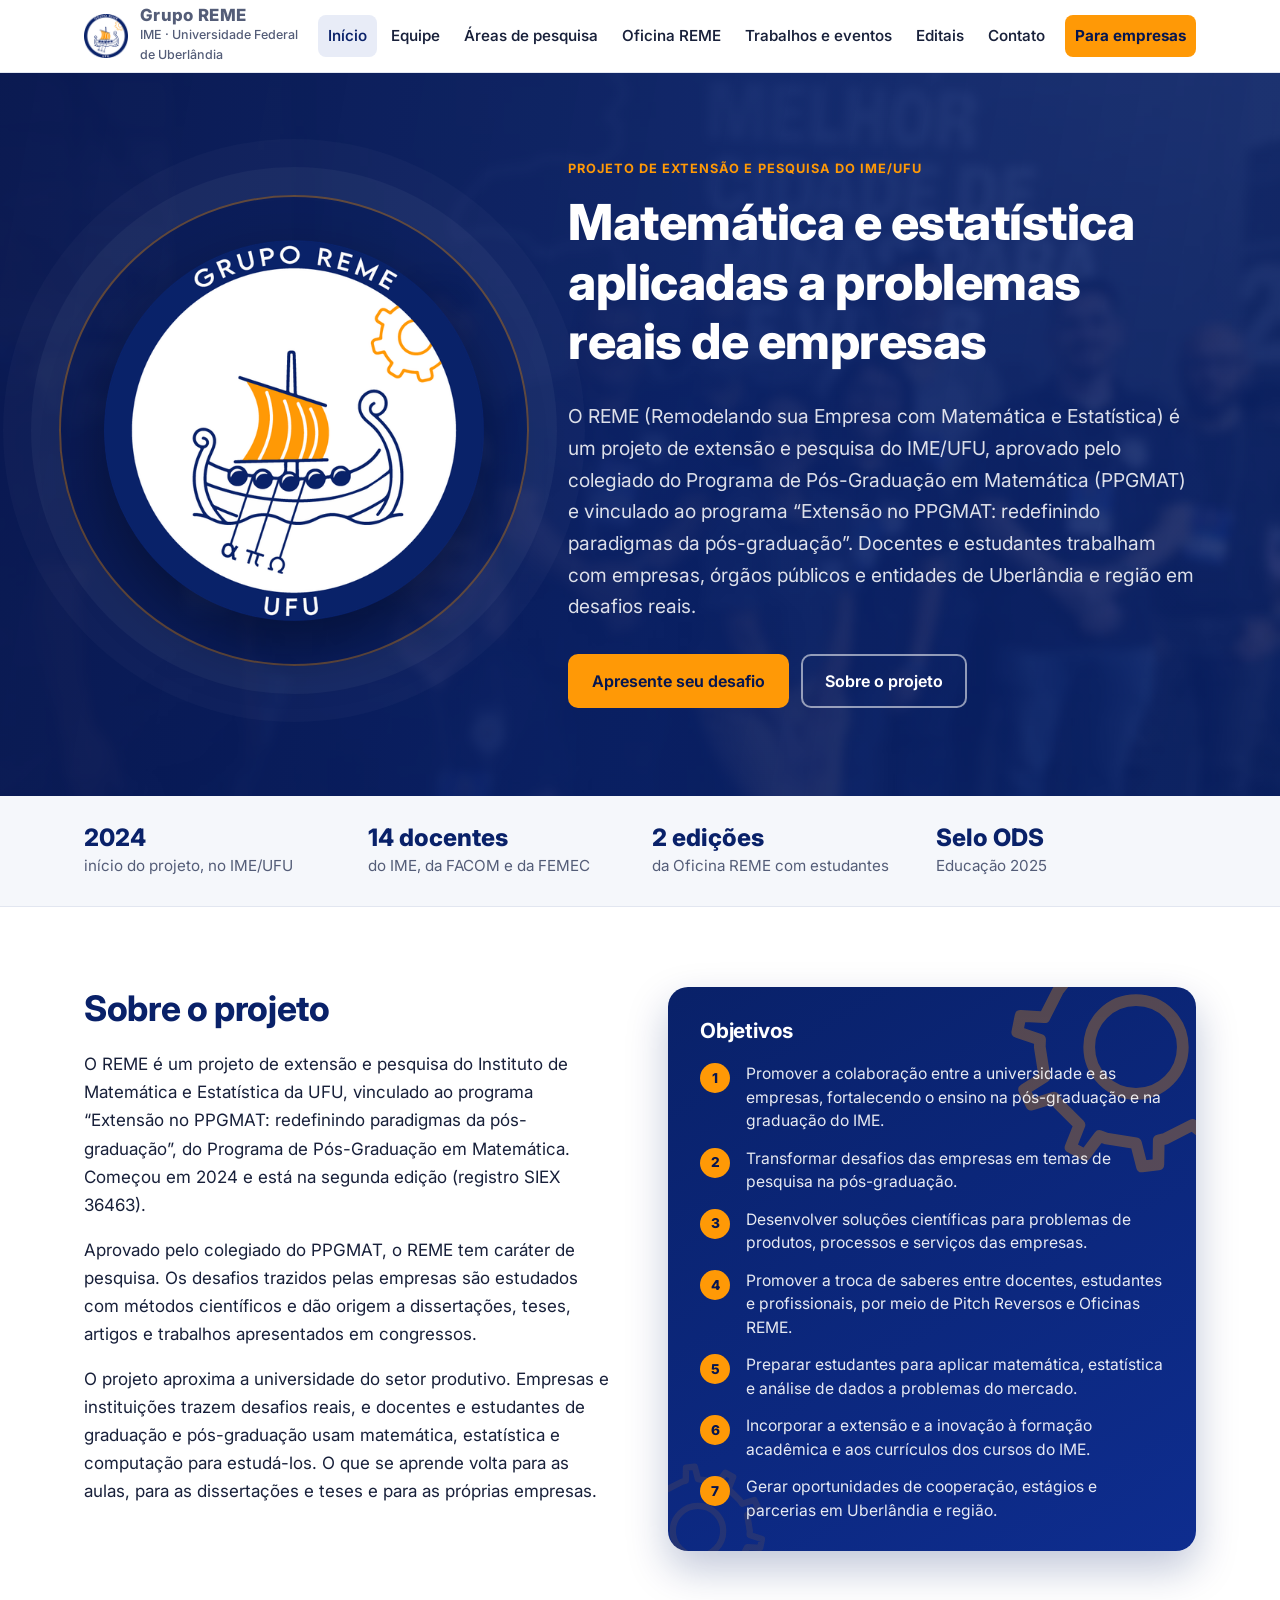
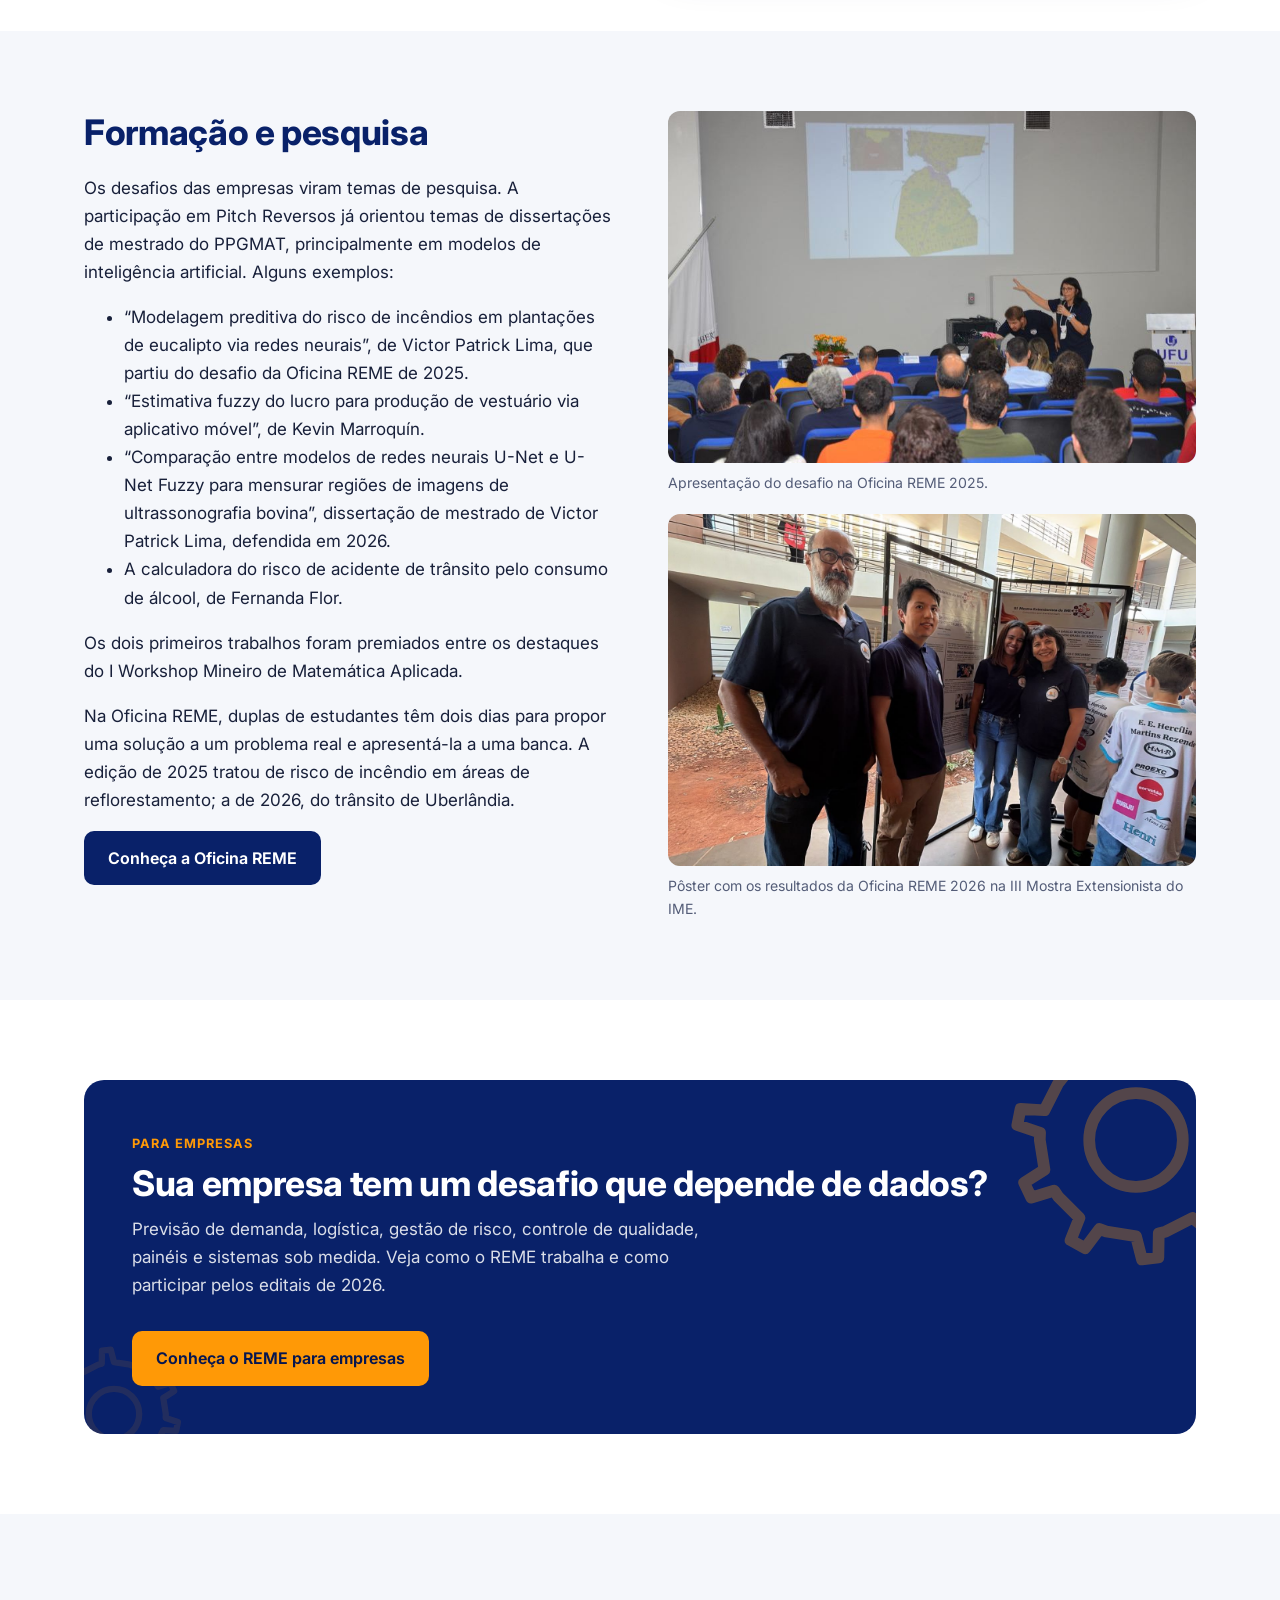
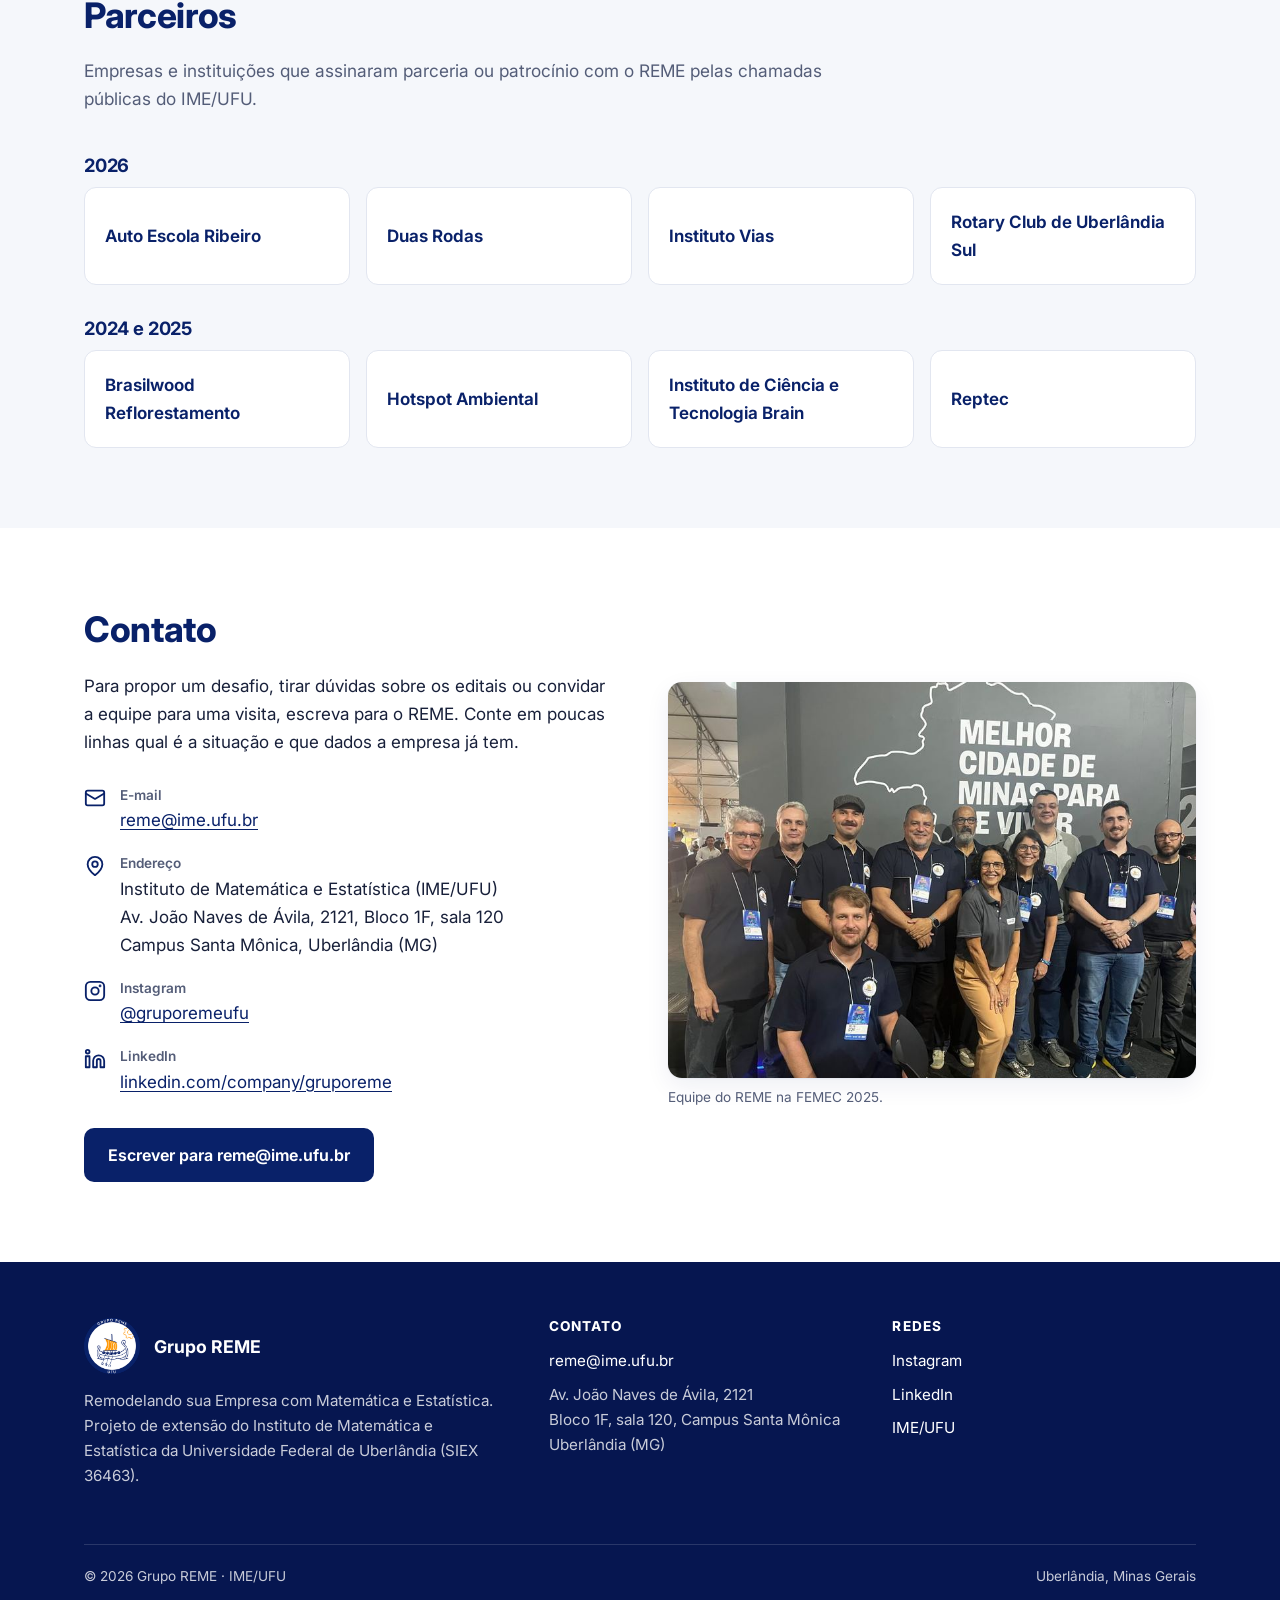
<file: index.html>
<!doctype html>
<html lang="pt-BR">
<head>
<meta charset="utf-8">
<meta name="viewport" content="width=device-width, initial-scale=1">

<title>Grupo REME · IME/UFU</title>
<meta name="description" content="Projeto de extensão e pesquisa do IME/UFU que aplica matemática e estatística a problemas de empresas, órgãos públicos e entidades de Uberlândia e região.">
<link rel="canonical" href="https://remeufu.github.io/">
<meta property="og:type" content="website">
<meta property="og:locale" content="pt_BR">
<meta property="og:site_name" content="Grupo REME">
<meta property="og:title" content="Grupo REME · IME/UFU">
<meta property="og:description" content="Projeto de extensão e pesquisa do IME/UFU que aplica matemática e estatística a problemas de empresas, órgãos públicos e entidades de Uberlândia e região.">
<meta property="og:url" content="https://remeufu.github.io/">
<meta property="og:image" content="https://remeufu.github.io/assets/img/og-image.jpg">
<meta property="og:image:width" content="1200">
<meta property="og:image:height" content="630">
<meta property="og:image:alt" content="Equipe do Grupo REME em um evento de inovação em Uberlândia">
<meta name="twitter:card" content="summary_large_image">
<meta name="theme-color" content="#092169">
<link rel="icon" href="favicon.ico" sizes="48x48">
<link rel="icon" type="image/png" href="assets/img/favicon-64.png">
<link rel="apple-touch-icon" href="assets/img/apple-touch-icon.png">
<link rel="preconnect" href="https://fonts.googleapis.com">
<link rel="preconnect" href="https://fonts.gstatic.com" crossorigin>
<link href="https://fonts.googleapis.com/css2?family=Inter:wght@400..800&display=swap" rel="stylesheet">
<link rel="stylesheet" href="assets/css/site.css?v=20261113b">
<script type="application/ld+json">
{
  "@context": "https://schema.org",
  "@type": "Organization",
  "name": "Grupo REME",
  "alternateName": "Remodelando sua Empresa com Matemática e Estatística",
  "description": "Projeto de extensão e pesquisa do Instituto de Matemática e Estatística da Universidade Federal de Uberlândia que aplica matemática e estatística a problemas de empresas e instituições.",
  "url": "https://remeufu.github.io/",
  "logo": "https://remeufu.github.io/assets/img/logo-reme.png",
  "email": "reme@ime.ufu.br",
  "foundingDate": "2024",
  "address": {
    "@type": "PostalAddress",
    "streetAddress": "Av. João Naves de Ávila, 2121, Bloco 1F, sala 120",
    "addressLocality": "Uberlândia",
    "addressRegion": "MG",
    "postalCode": "38400-902",
    "addressCountry": "BR"
  },
  "parentOrganization": {
    "@type": "CollegeOrUniversity",
    "name": "Universidade Federal de Uberlândia",
    "url": "https://ufu.br"
  },
  "sameAs": [
    "https://www.instagram.com/gruporemeufu",
    "https://www.linkedin.com/company/gruporeme"
  ]
}
</script>
</head>
<body>
<a class="skip-link" href="#conteudo">Pular para o conteúdo</a>
<div class="announce" data-until="2026-11-25">
  <div class="container">
    <span class="announce-tag">25 nov</span>
    <span class="announce-text">Pitch Reverso REME e estande Paz no Trânsito no II Encontro de Extensão da Pós-Graduação da UFU</span>
    <span class="announce-short">Pitch Reverso e estande do REME</span>
    <a href="index.html#proximos-eventos">Saiba mais</a>
  </div>
</div>
<header class="site-header">
  <div class="container">
    <a class="brand" href="index.html">
      <img src="assets/img/logo-reme-96.png" alt="" width="96" height="96">
      <span><strong>Grupo REME</strong><span>IME · Universidade Federal de Uberlândia</span></span>
    </a>
    <button class="nav-toggle" type="button" aria-expanded="false" aria-controls="nav" aria-label="Abrir menu">
      <svg viewBox="0 0 24 24" fill="none" stroke="currentColor" stroke-width="2" stroke-linecap="round" aria-hidden="true"><path d="M4 6h16M4 12h16M4 18h16"/></svg>
    </button>
    <nav class="nav" id="nav" aria-label="Principal">
      <ul>
        <li><a href="index.html" aria-current="page">Início</a></li>
        <li><a href="quemsomos.html">Equipe</a></li>
        <li><a href="areas.html">Áreas de pesquisa</a></li>
        <li><a href="oficinas.html">Oficina REME</a></li>
        <li><a href="projetos.html">Trabalhos e eventos</a></li>
        <li><a href="editais.html">Editais</a></li>
        <li><a href="index.html#contato">Contato</a></li>
        <li><a class="nav-cta" href="empresas.html">Para empresas</a></li>
      </ul>
    </nav>
  </div>
</header>
<main id="conteudo">
<section class="hero">
  <div class="container">
    <div class="hero-logo">
      <img src="assets/img/logo-reme.png" srcset="assets/img/logo-reme.png 512w, assets/img/logo-reme-729.png 729w" sizes="(max-width: 860px) 200px, 380px" alt="Logomarca do Grupo REME: um barco viking com velas laranja e as letras alfa, pi e ômega nos remos" width="511" height="512" fetchpriority="high">
    </div>
    <div>
      <span class="eyebrow">Projeto de extensão e pesquisa do IME/UFU</span>
      <h1>Matemática e estatística aplicadas a problemas reais de empresas</h1>
      <p class="lead">O REME (Remodelando sua Empresa com Matemática e Estatística) é um projeto de extensão e pesquisa do IME/UFU, aprovado pelo colegiado do Programa de Pós-Graduação em Matemática (PPGMAT) e vinculado ao programa “Extensão no PPGMAT: redefinindo paradigmas da pós-graduação”. Docentes e estudantes trabalham com empresas, órgãos públicos e entidades de Uberlândia e região em desafios reais.</p>
      <div class="btn-row">
        <a class="btn btn-primary" href="empresas.html">Apresente seu desafio</a>
        <a class="btn btn-ghost" href="#sobre">Sobre o projeto</a>
      </div>
    </div>
  </div>
</section>

<section class="facts" aria-label="O REME em números">
  <div class="container">
    <ul>
      <li><strong>2024</strong><span>início do projeto, no IME/UFU</span></li>
      <li><strong>14 docentes</strong><span>do IME, da FACOM e da FEMEC</span></li>
      <li><strong>2 edições</strong><span>da Oficina REME com estudantes</span></li>
      <li><strong>Selo ODS</strong><span>Educação 2025</span></li>
    </ul>
  </div>
</section>

<section class="section upcoming" id="proximos-eventos" data-hide-empty>
  <div class="container">
    <div class="section-head">
      <span class="eyebrow">Agenda</span>
      <h2>Próximos eventos</h2>
      <p>No dia 25 de novembro, o REME participa do <a href="https://eventos.ufu.br/2-encontro-extensao-pos-graduacao-ufu">II Encontro de Extensão da Pós-Graduação da UFU</a> com duas atividades abertas ao público.</p>
    </div>
    <div class="upcoming-list">
      <article class="upcoming-card" data-until="2026-11-25">
        <button type="button" class="upcoming-art" data-full="assets/img/proximos/pitch-reverso-2026.jpg" aria-label="Ampliar a arte do Pitch Reverso"><img src="assets/img/proximos/pitch-reverso-2026-480.jpg" alt="Arte de divulgação do Pitch Reverso do Grupo REME, 25 de novembro, das 14h às 18h, no Auditório 5O-C" loading="lazy" width="446" height="600"></button>
        <div class="upcoming-body">
          <p class="upcoming-date"><strong>25 nov</strong> quarta-feira · 14h às 18h</p>
          <h3>Pitch Reverso REME</h3>
          <p>Empresas apresentam desafios reais, e docentes, estudantes e profissionais discutem caminhos para resolvê-los com matemática e estatística. Participantes recebem certificado.</p>
          <p class="upcoming-place">Local: Auditório do bloco 5O-C, Campus Santa Mônica</p>
          <div class="btn-row">
            <a class="btn btn-navy" href="https://forms.gle/DLhQ2zyj29S6vPfH8">Inscreva-se</a>
            <a class="btn btn-outline" href="empresas.html">Sua empresa quer apresentar um desafio?</a>
          </div>
        </div>
      </article>
      <article class="upcoming-card" data-until="2026-11-25">
        <button type="button" class="upcoming-art" data-full="assets/img/proximos/paz-no-transito-2026.jpg" aria-label="Ampliar a arte do estande Paz no Trânsito"><img src="assets/img/proximos/paz-no-transito-2026-480.jpg" alt="Arte de divulgação do estande Paz no Trânsito: Modelagem Matemática do Risco de Acidentes, 25 de novembro, das 9h às 17h" loading="lazy" width="480" height="600"></button>
        <div class="upcoming-body">
          <p class="upcoming-date"><strong>25 nov</strong> quarta-feira · 9h às 17h</p>
          <h3>Estande Paz no Trânsito: Modelagem Matemática do Risco de Acidentes</h3>
          <p>Os vencedores da Oficina REME 2026 apresentam suas soluções para dois problemas do trânsito de Uberlândia: desviar dos alagamentos da Rondon Pacheco e escolher pontos de mobilização da SETTRAN. Os visitantes também podem experimentar o óculos que simula os efeitos do álcool ao volante.</p>
          <p class="upcoming-place">Local: Centro Esportivo Universitário da UFU, Campus Santa Mônica</p>
          <div class="btn-row">
            <a class="btn btn-navy" href="oficinas.html">Conheça a Oficina REME</a>
          </div>
        </div>
      </article>
    </div>
  </div>
</section>

<section class="section" id="sobre">
  <div class="container split">
    <div>
      <h2>Sobre o projeto</h2>
      <p>O REME é um projeto de extensão e pesquisa do Instituto de Matemática e Estatística da UFU, vinculado ao programa “Extensão no PPGMAT: redefinindo paradigmas da pós-graduação”, do Programa de Pós-Graduação em Matemática. Começou em 2024 e está na segunda edição (registro SIEX 36463).</p>
      <p>Aprovado pelo colegiado do PPGMAT, o REME tem caráter de pesquisa. Os desafios trazidos pelas empresas são estudados com métodos científicos e dão origem a dissertações, teses, artigos e trabalhos apresentados em congressos.</p>
      <p>O projeto aproxima a universidade do setor produtivo. Empresas e instituições trazem desafios reais, e docentes e estudantes de graduação e pós-graduação usam matemática, estatística e computação para estudá-los. O que se aprende volta para as aulas, para as dissertações e teses e para as próprias empresas.</p>
    </div>
    <div class="objectives gear-mark">
      <h3>Objetivos</h3>
      <ol>
        <li>Promover a colaboração entre a universidade e as empresas, fortalecendo o ensino na pós-graduação e na graduação do IME.</li>
        <li>Transformar desafios das empresas em temas de pesquisa na pós-graduação.</li>
        <li>Desenvolver soluções científicas para problemas de produtos, processos e serviços das empresas.</li>
        <li>Promover a troca de saberes entre docentes, estudantes e profissionais, por meio de Pitch Reversos e Oficinas REME.</li>
        <li>Preparar estudantes para aplicar matemática, estatística e análise de dados a problemas do mercado.</li>
        <li>Incorporar a extensão e a inovação à formação acadêmica e aos currículos dos cursos do IME.</li>
        <li>Gerar oportunidades de cooperação, estágios e parcerias em Uberlândia e região.</li>
      </ol>
    </div>
  </div>
</section>

<section class="section alt" id="estudantes">
  <div class="container split">
    <div>
      <h2>Formação e pesquisa</h2>
      <p>Os desafios das empresas viram temas de pesquisa. A participação em Pitch Reversos já orientou temas de dissertações de mestrado do PPGMAT, principalmente em modelos de inteligência artificial. Alguns exemplos:</p>
      <ul>
        <li>“Modelagem preditiva do risco de incêndios em plantações de eucalipto via redes neurais”, de Victor Patrick Lima, que partiu do desafio da Oficina REME de 2025.</li>
        <li>“Estimativa fuzzy do lucro para produção de vestuário via aplicativo móvel”, de Kevin Marroquín.</li>
        <li>“Comparação entre modelos de redes neurais U-Net e U-Net Fuzzy para mensurar regiões de imagens de ultrassonografia bovina”, dissertação de mestrado de Victor Patrick Lima, defendida em 2026.</li>
        <li>A calculadora do risco de acidente de trânsito pelo consumo de álcool, de Fernanda Flor.</li>
      </ul>
      <p>Os dois primeiros trabalhos foram premiados entre os destaques do I Workshop Mineiro de Matemática Aplicada.</p>
      <p>Na Oficina REME, duplas de estudantes têm dois dias para propor uma solução a um problema real e apresentá-la a uma banca. A edição de 2025 tratou de risco de incêndio em áreas de reflorestamento; a de 2026, do trânsito de Uberlândia.</p>
      <a class="btn btn-navy" href="oficinas.html">Conheça a Oficina REME</a>
    </div>
    <div class="photo-stack">
      <figure>
        <img src="assets/img/oficina-2025/dsc_5383-800.jpg" srcset="assets/img/oficina-2025/dsc_5383-800.jpg 800w, assets/img/oficina-2025/dsc_5383.jpg 1600w" sizes="(max-width: 860px) 100vw, 540px" alt="Estudante apresenta mapa de regiões com maior risco de incêndio durante a Oficina REME 2025" loading="lazy" width="800" height="530">
        <figcaption>Apresentação do desafio na Oficina REME 2025.</figcaption>
      </figure>
      <figure>
        <img src="assets/img/eventos-2026/3913.jpg" alt="Integrantes do REME na sessão de pôsteres da III Mostra Extensionista do IME" loading="lazy" width="1600" height="900">
        <figcaption>Pôster com os resultados da Oficina REME 2026 na III Mostra Extensionista do IME.</figcaption>
      </figure>
    </div>
  </div>
</section>

<section class="section" id="empresas">
  <div class="container">
    <div class="cta-band cta-empresas gear-mark">
      <div>
        <span class="eyebrow">Para empresas</span>
        <h2>Sua empresa tem um desafio que depende de dados?</h2>
        <p>Previsão de demanda, logística, gestão de risco, controle de qualidade, painéis e sistemas sob medida. Veja como o REME trabalha e como participar pelos editais de 2026.</p>
      </div>
      <a class="btn btn-primary" href="empresas.html">Conheça o REME para empresas</a>
    </div>
  </div>
</section>


<section class="section alt" id="parceiros">
  <div class="container">
    <div class="section-head">
      <h2>Parceiros</h2>
      <p>Empresas e instituições que assinaram parceria ou patrocínio com o REME pelas chamadas públicas do IME/UFU.</p>
    </div>
    <h3>2026</h3>
    <ul class="partners">
      <li>Auto Escola Ribeiro</li>
      <li>Duas Rodas</li>
      <li>Instituto Vias</li>
      <li>Rotary Club de Uberlândia Sul</li>
    </ul>
    <h3 style="margin-top:32px">2024 e 2025</h3>
    <ul class="partners">
      <li>Brasilwood Reflorestamento</li>
      <li>Hotspot Ambiental</li>
      <li>Instituto de Ciência e Tecnologia Brain</li>
      <li>Reptec</li>
    </ul>
  </div>
</section>

<section class="section" id="contato">
  <div class="container split contact">
    <div>
      <h2>Contato</h2>
      <p>Para propor um desafio, tirar dúvidas sobre os editais ou convidar a equipe para uma visita, escreva para o REME. Conte em poucas linhas qual é a situação e que dados a empresa já tem.</p>
      <ul class="contact-list">
        <li><svg viewBox="0 0 24 24" fill="none" stroke="currentColor" stroke-width="2" stroke-linecap="round" stroke-linejoin="round" aria-hidden="true"><rect x="2" y="4" width="20" height="16" rx="2"/><path d="m22 7-10 6L2 7"/></svg><div><strong>E-mail</strong><a href="mailto:reme@ime.ufu.br">reme@ime.ufu.br</a></div></li>
        <li><svg viewBox="0 0 24 24" fill="none" stroke="currentColor" stroke-width="2" stroke-linecap="round" stroke-linejoin="round" aria-hidden="true"><path d="M20 10c0 6-8 12-8 12s-8-6-8-12a8 8 0 0 1 16 0Z"/><circle cx="12" cy="10" r="3"/></svg><div><strong>Endereço</strong>Instituto de Matemática e Estatística (IME/UFU)<br>Av. João Naves de Ávila, 2121, Bloco 1F, sala 120<br>Campus Santa Mônica, Uberlândia (MG)</div></li>
        <li><svg viewBox="0 0 24 24" fill="none" stroke="currentColor" stroke-width="2" stroke-linecap="round" stroke-linejoin="round" aria-hidden="true"><rect x="2" y="2" width="20" height="20" rx="5"/><circle cx="12" cy="12" r="4"/><circle cx="17.5" cy="6.5" r=".5" fill="currentColor"/></svg><div><strong>Instagram</strong><a href="https://www.instagram.com/gruporemeufu">@gruporemeufu</a></div></li>
        <li><svg viewBox="0 0 24 24" fill="none" stroke="currentColor" stroke-width="2" stroke-linecap="round" stroke-linejoin="round" aria-hidden="true"><path d="M16 8a6 6 0 0 1 6 6v7h-4v-7a2 2 0 0 0-4 0v7h-4v-7a6 6 0 0 1 6-6Z"/><rect x="2" y="9" width="4" height="12"/><circle cx="4" cy="4" r="2"/></svg><div><strong>LinkedIn</strong><a href="https://www.linkedin.com/company/gruporeme">linkedin.com/company/gruporeme</a></div></li>
      </ul>
      <a class="btn btn-navy" href="mailto:reme@ime.ufu.br?subject=Contato%20pelo%20site%20do%20REME">Escrever para reme@ime.ufu.br</a>
    </div>
      <figure class="contact-photo">
        <img src="assets/img/hero-equipe-800.jpg" srcset="assets/img/hero-equipe-800.jpg 800w, assets/img/hero-equipe.jpg 1280w" sizes="(max-width: 860px) 100vw, 540px" alt="Integrantes do Grupo REME com camisetas do projeto em um evento empresarial" loading="lazy" width="800" height="600">
        <figcaption>Equipe do REME na FEMEC 2025.</figcaption>
      </figure>
  </div>
</section>
</main>
<footer class="site-footer">
  <div class="container">
    <div class="footer-grid">
      <div>
        <div class="footer-brand">
          <img src="assets/img/logo-reme-192.png" alt="" width="192" height="192">
          <strong>Grupo REME</strong>
        </div>
        <p>Remodelando sua Empresa com Matemática e Estatística. Projeto de extensão do Instituto de Matemática e Estatística da Universidade Federal de Uberlândia (SIEX 36463).</p>
      </div>
      <div>
        <h2>Contato</h2>
        <ul>
          <li><a href="mailto:reme@ime.ufu.br">reme@ime.ufu.br</a></li>
          <li>Av. João Naves de Ávila, 2121<br>Bloco 1F, sala 120, Campus Santa Mônica<br>Uberlândia (MG)</li>
        </ul>
      </div>
      <div>
        <h2>Redes</h2>
        <ul>
          <li><a href="https://www.instagram.com/gruporemeufu">Instagram</a></li>
          <li><a href="https://www.linkedin.com/company/gruporeme">LinkedIn</a></li>
          <li><a href="https://ime.ufu.br">IME/UFU</a></li>
        </ul>
      </div>
    </div>
    <div class="footer-bottom">
      <span>© <span data-year>2026</span> Grupo REME · IME/UFU</span>
      <span>Uberlândia, Minas Gerais</span>
    </div>
  </div>
</footer>
<script src="assets/js/site.js?v=20261026" defer></script>
</body>
</html>
</file>
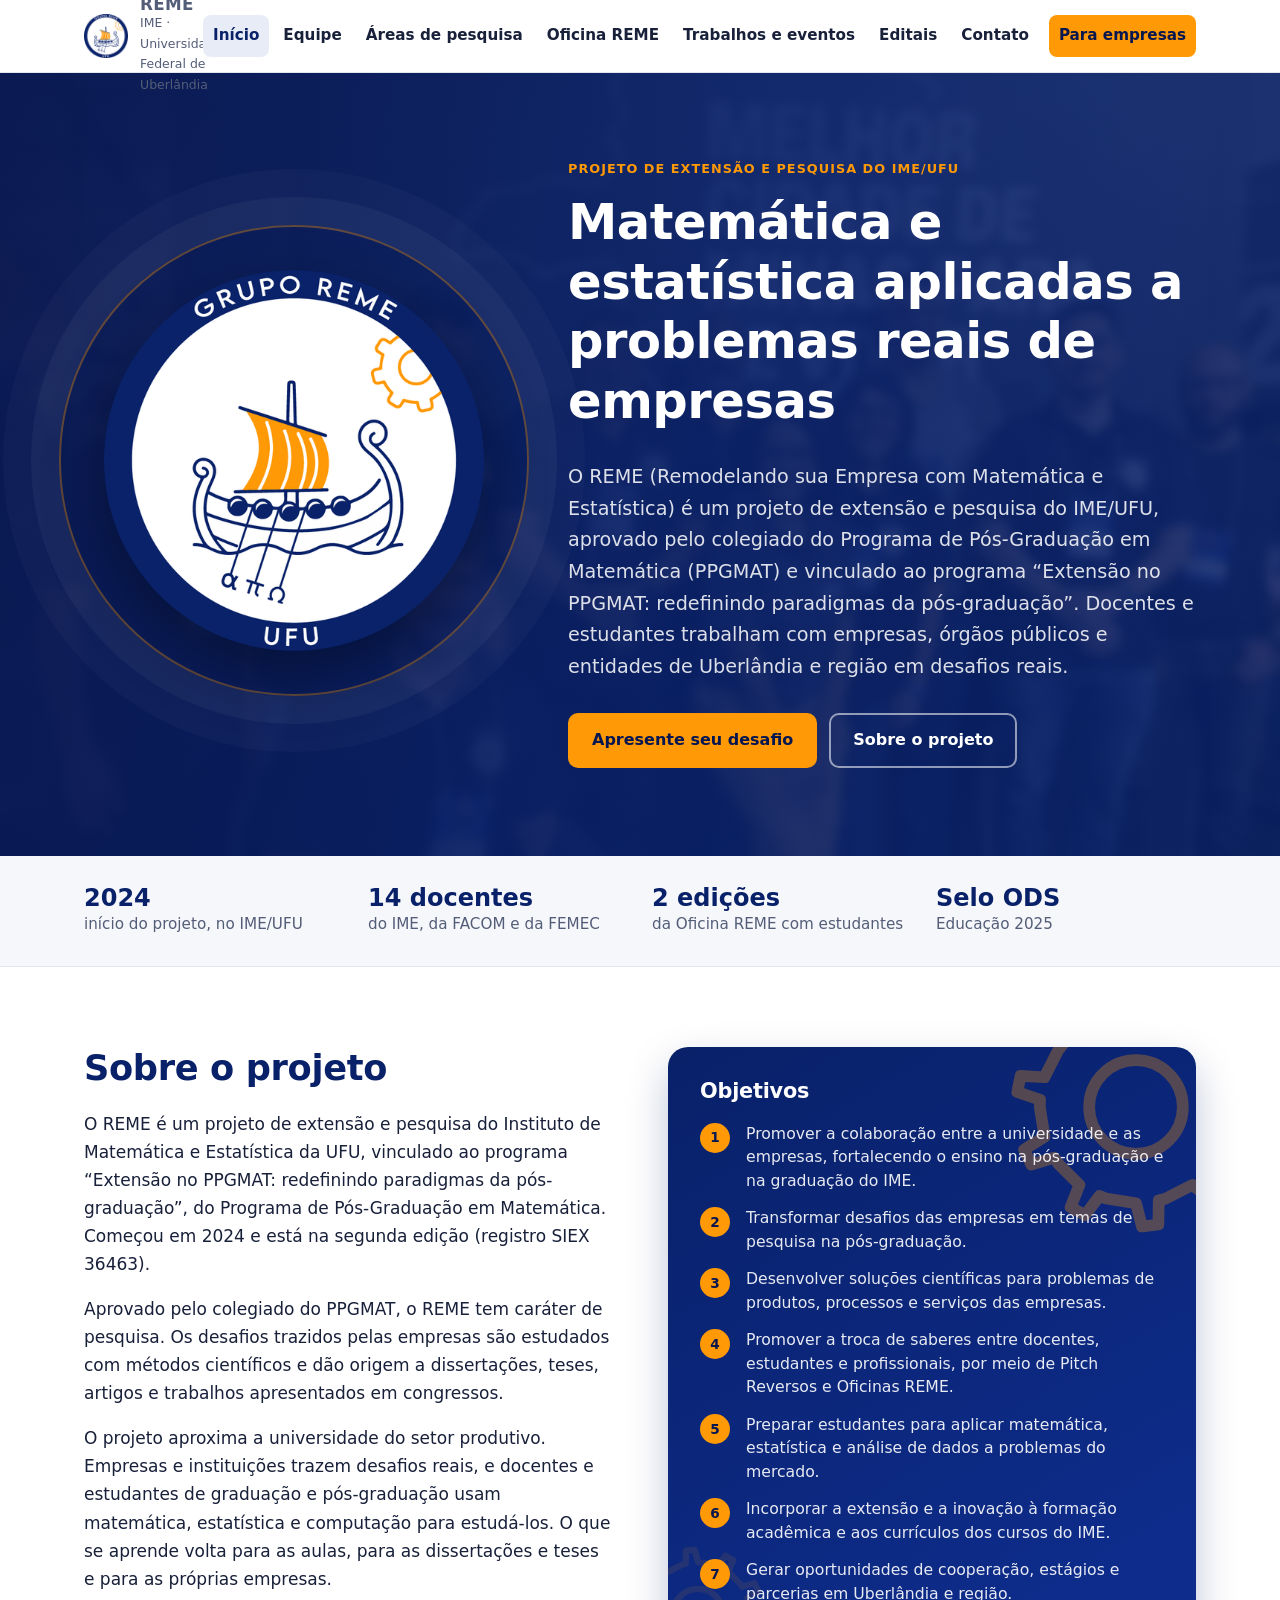
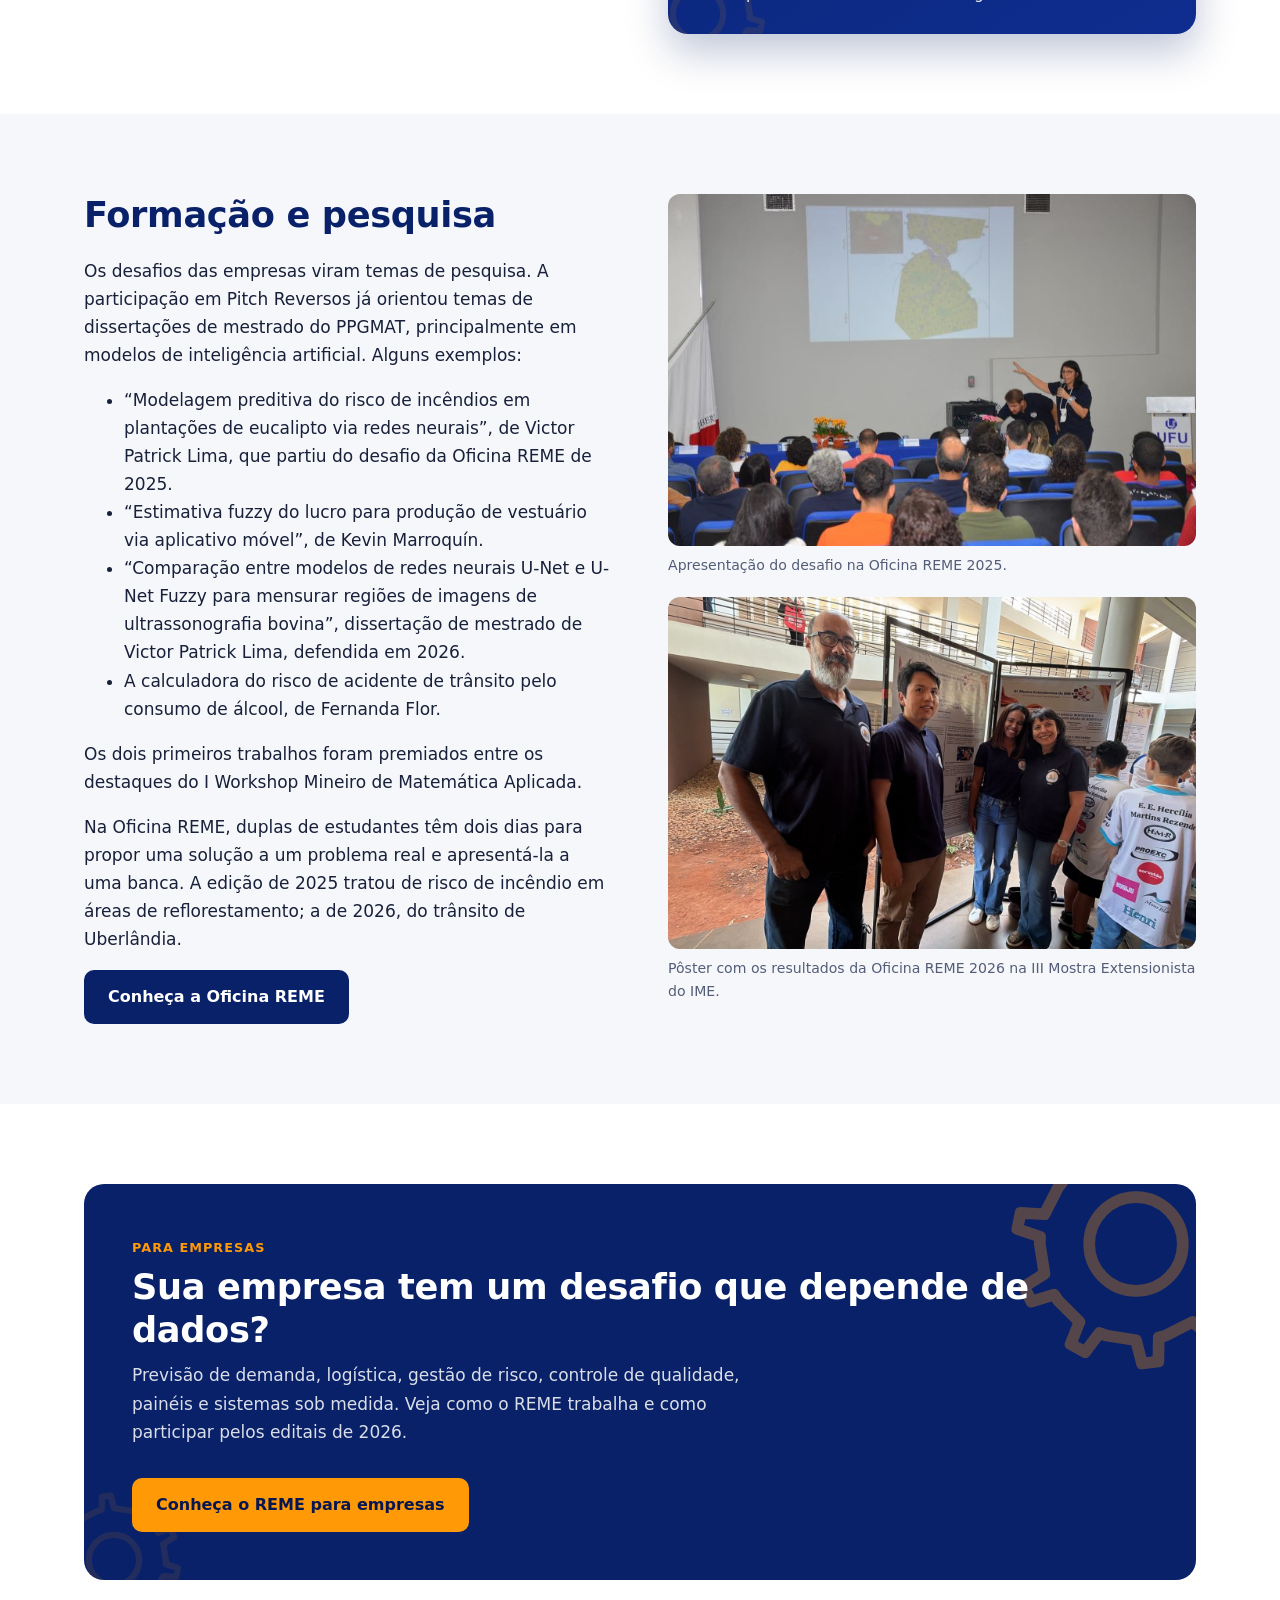
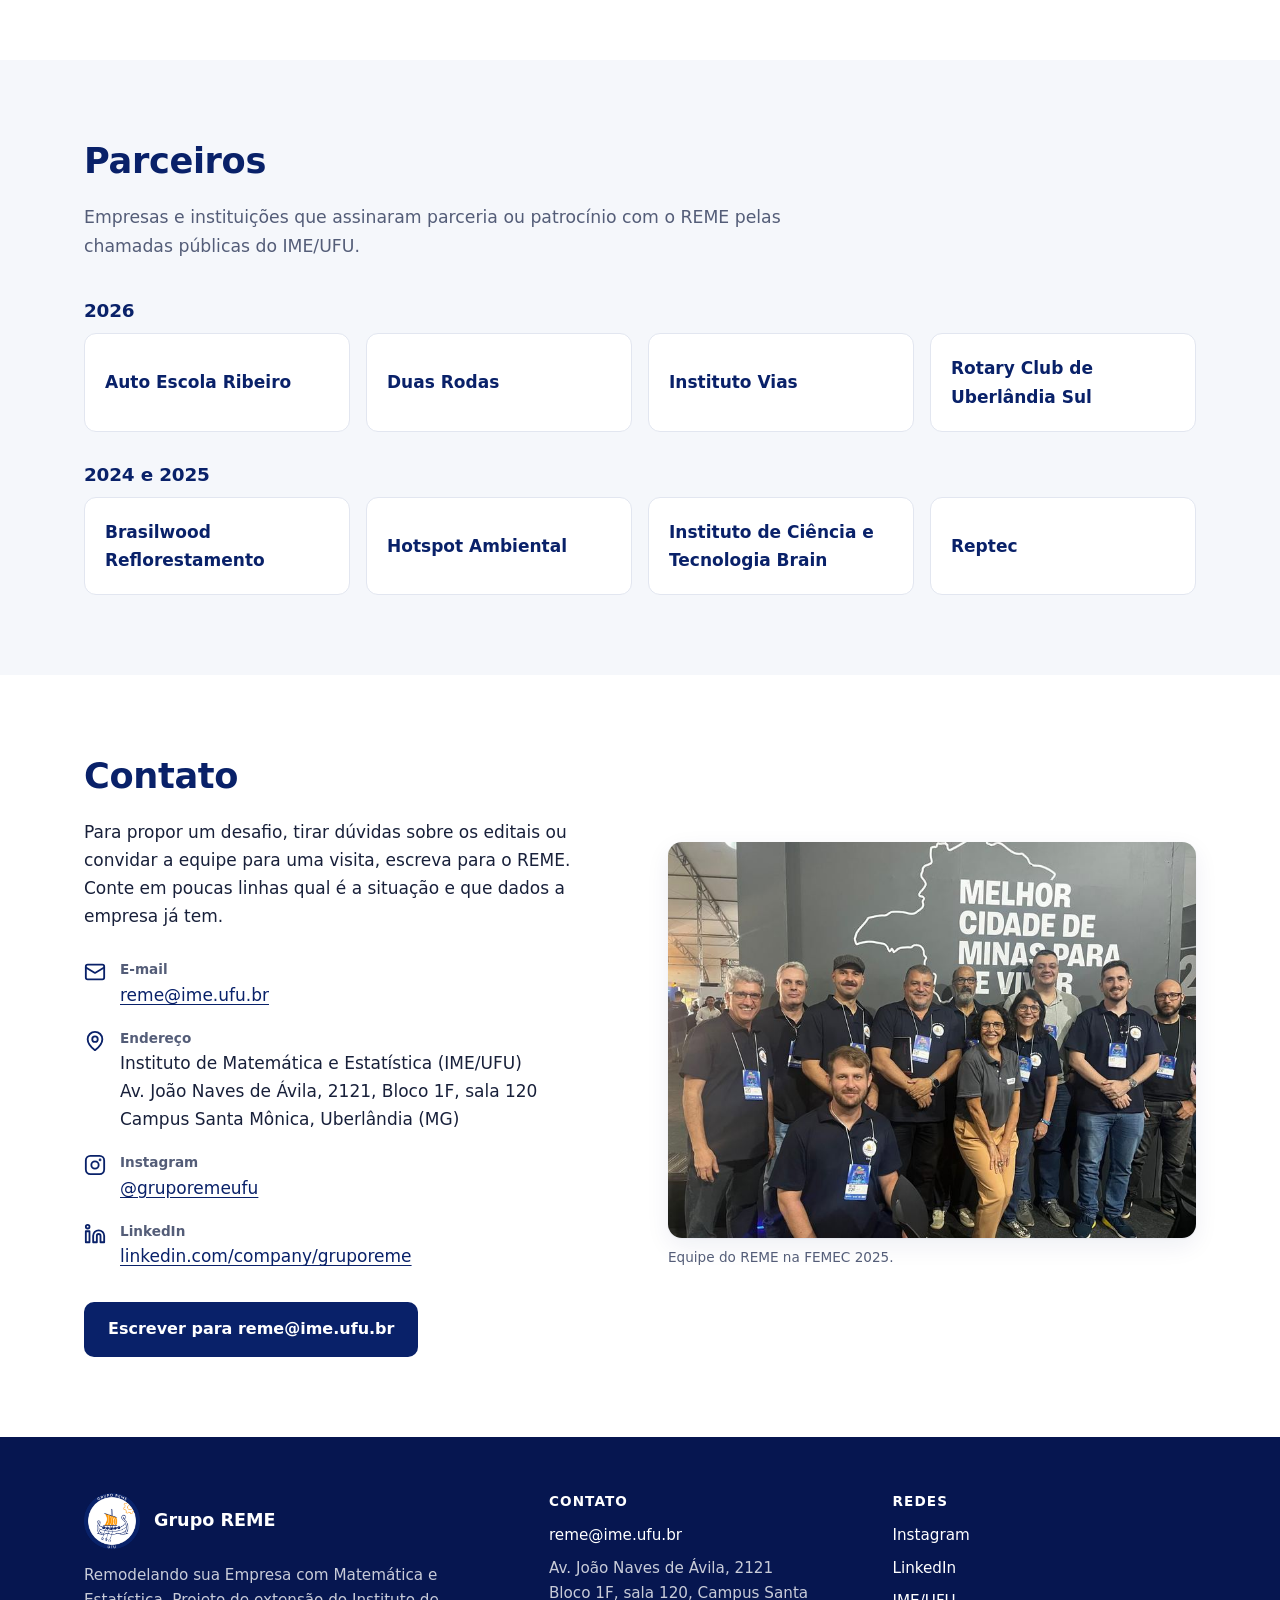
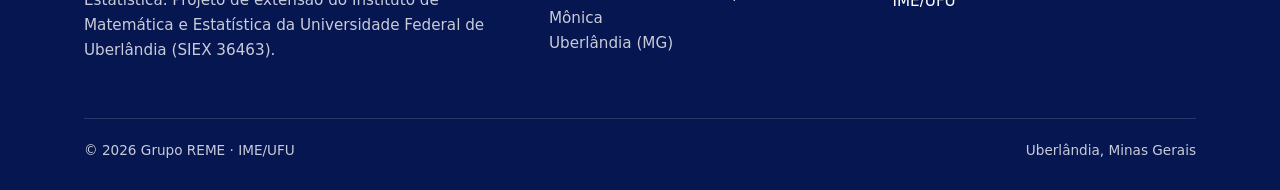
<file: site_reme/index.html>
<!doctype html>
<html lang="pt-BR">
<head>
<meta charset="utf-8">
<title>Grupo REME</title>
<link rel="canonical" href="https://remeufu.github.io/">
<meta http-equiv="refresh" content="0; url=https://remeufu.github.io/">
<script>location.replace("https://remeufu.github.io/" + location.hash);</script>
</head>
<body>
<p>O site do Grupo REME mudou para <a href="https://remeufu.github.io/">remeufu.github.io</a>.</p>
</body>
</html>
</file>
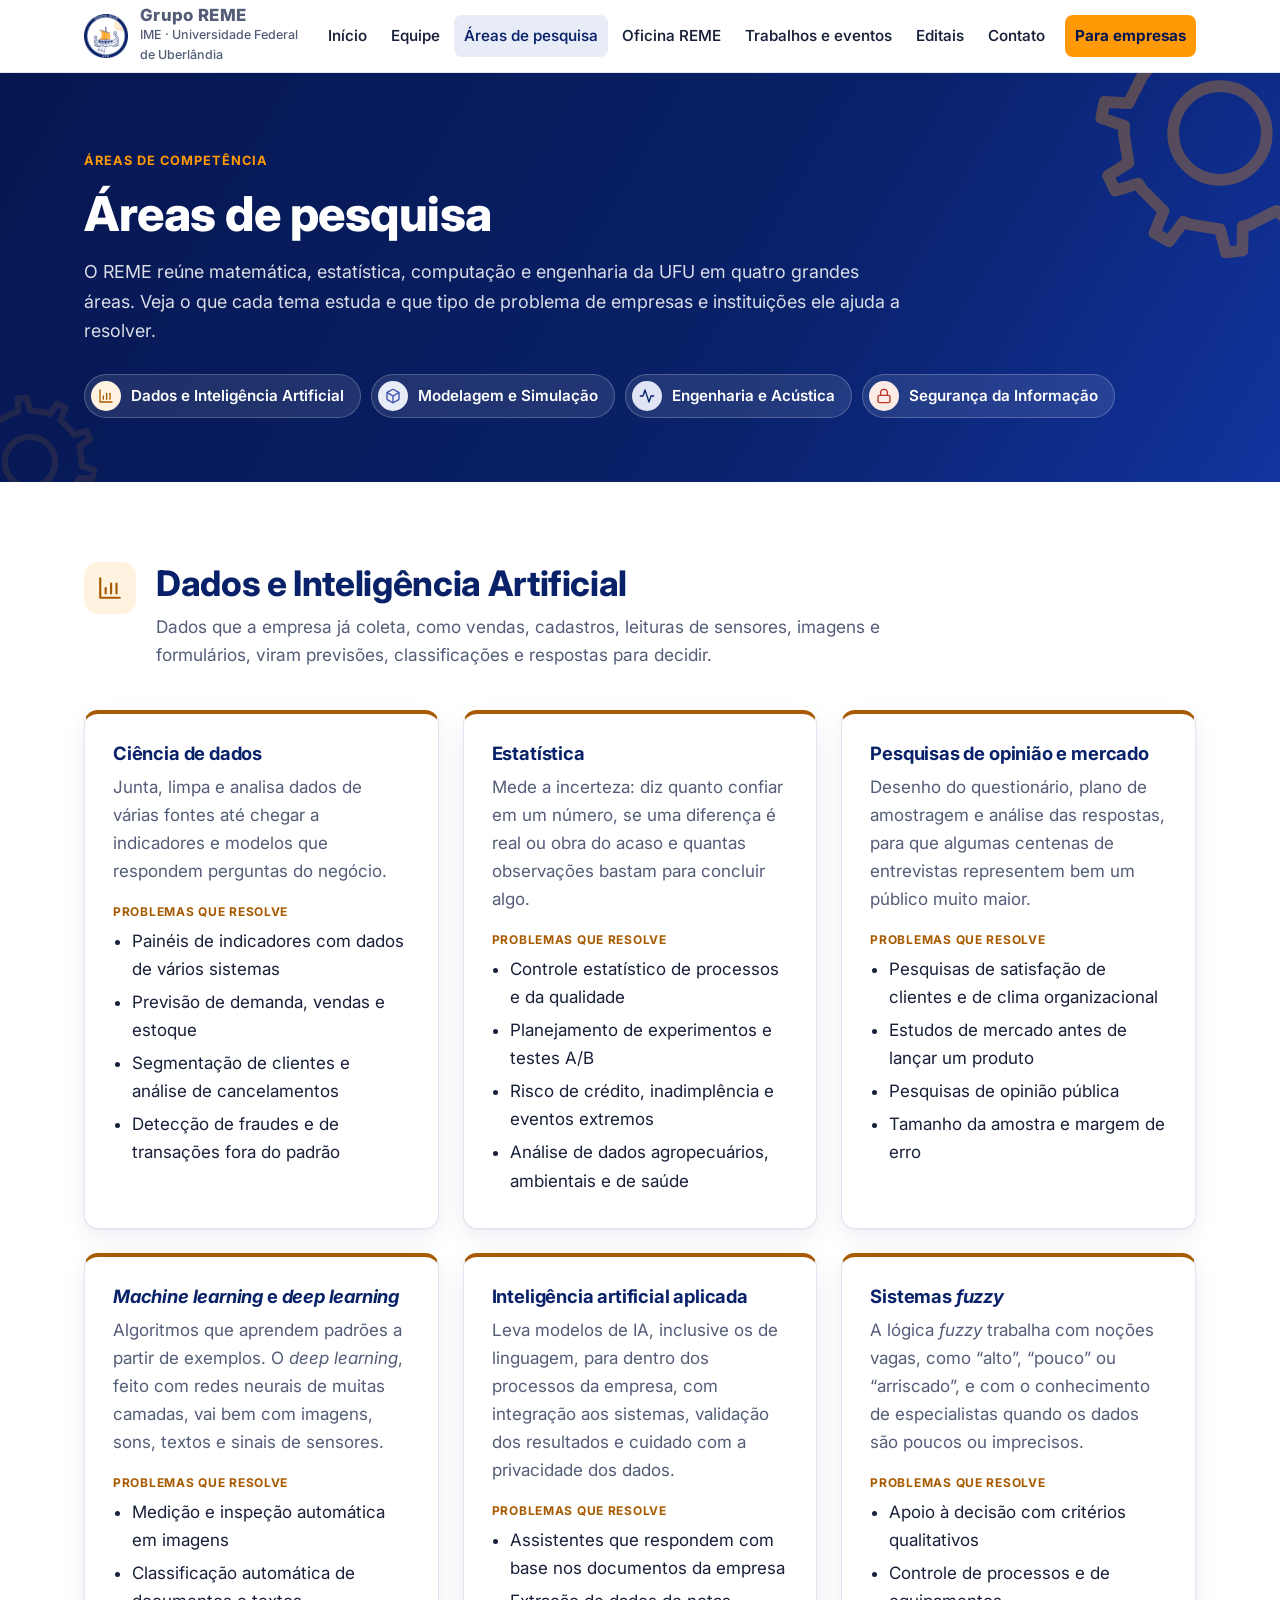
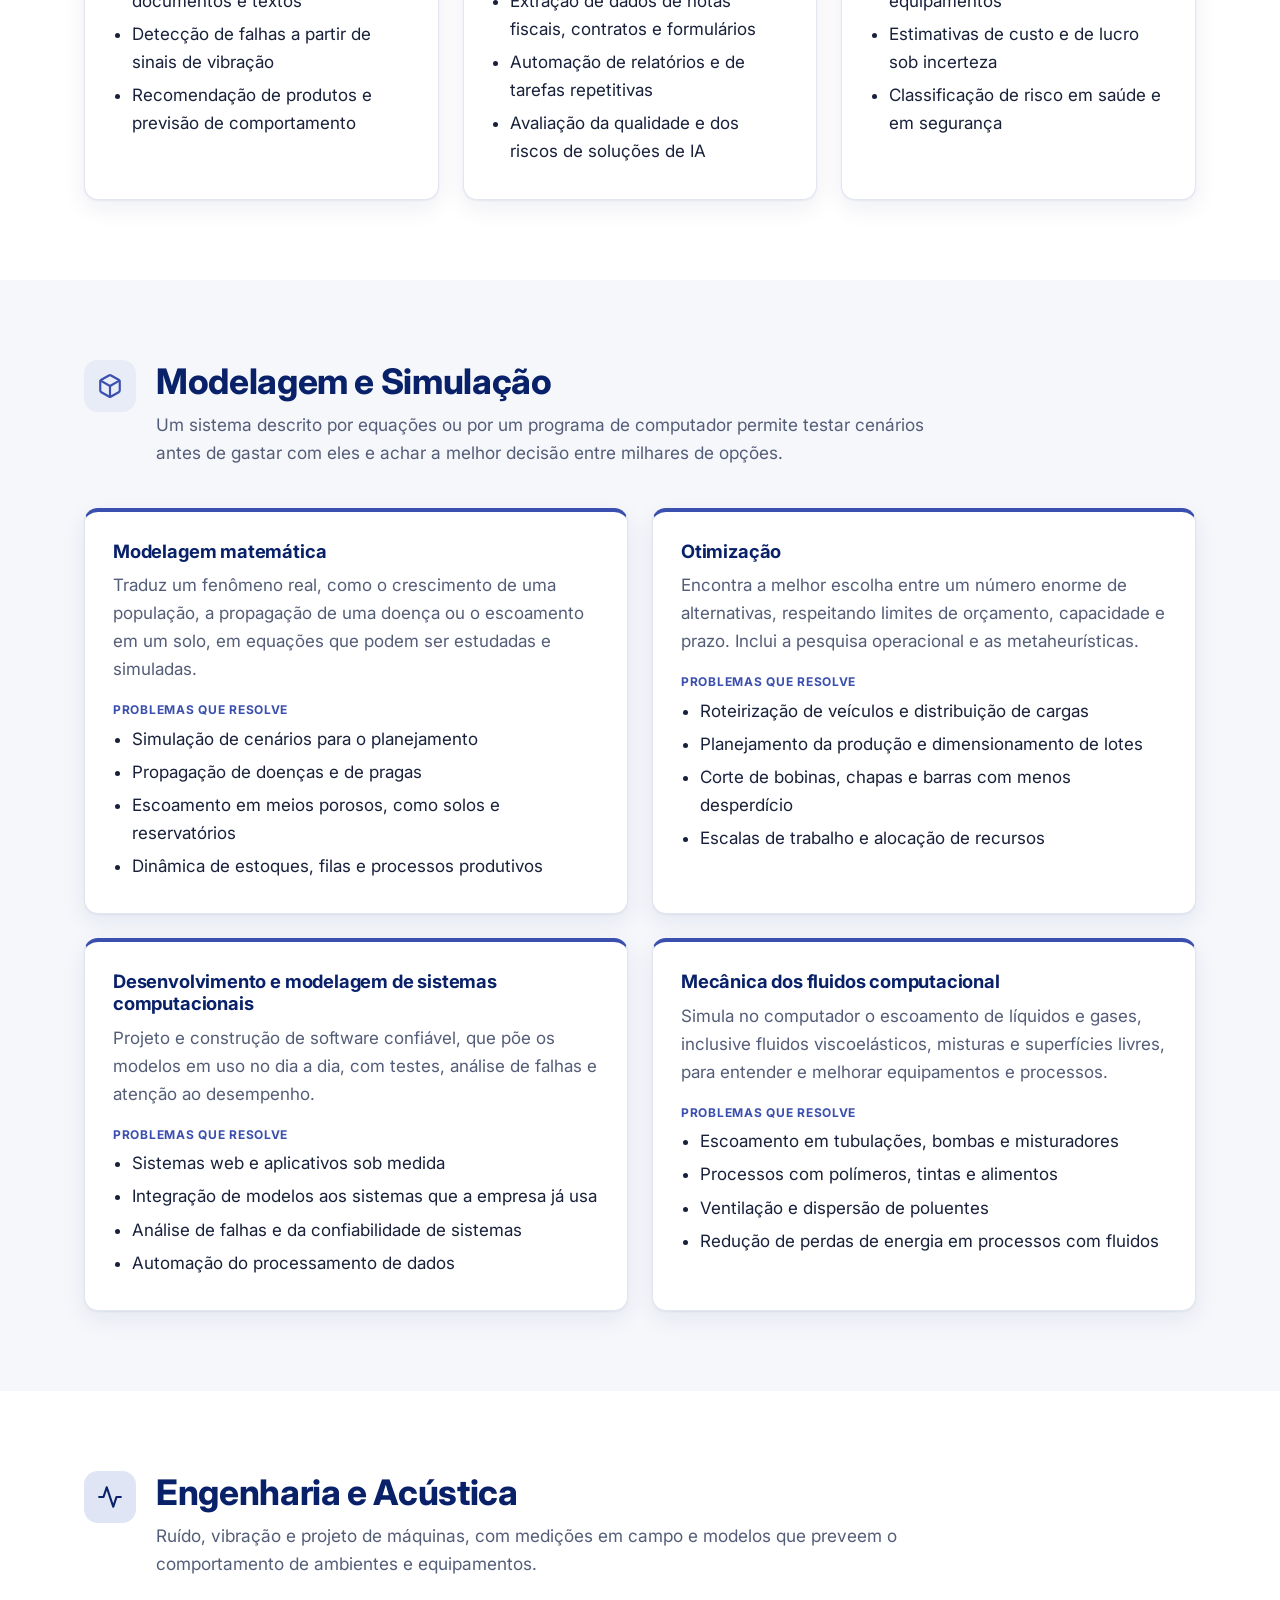
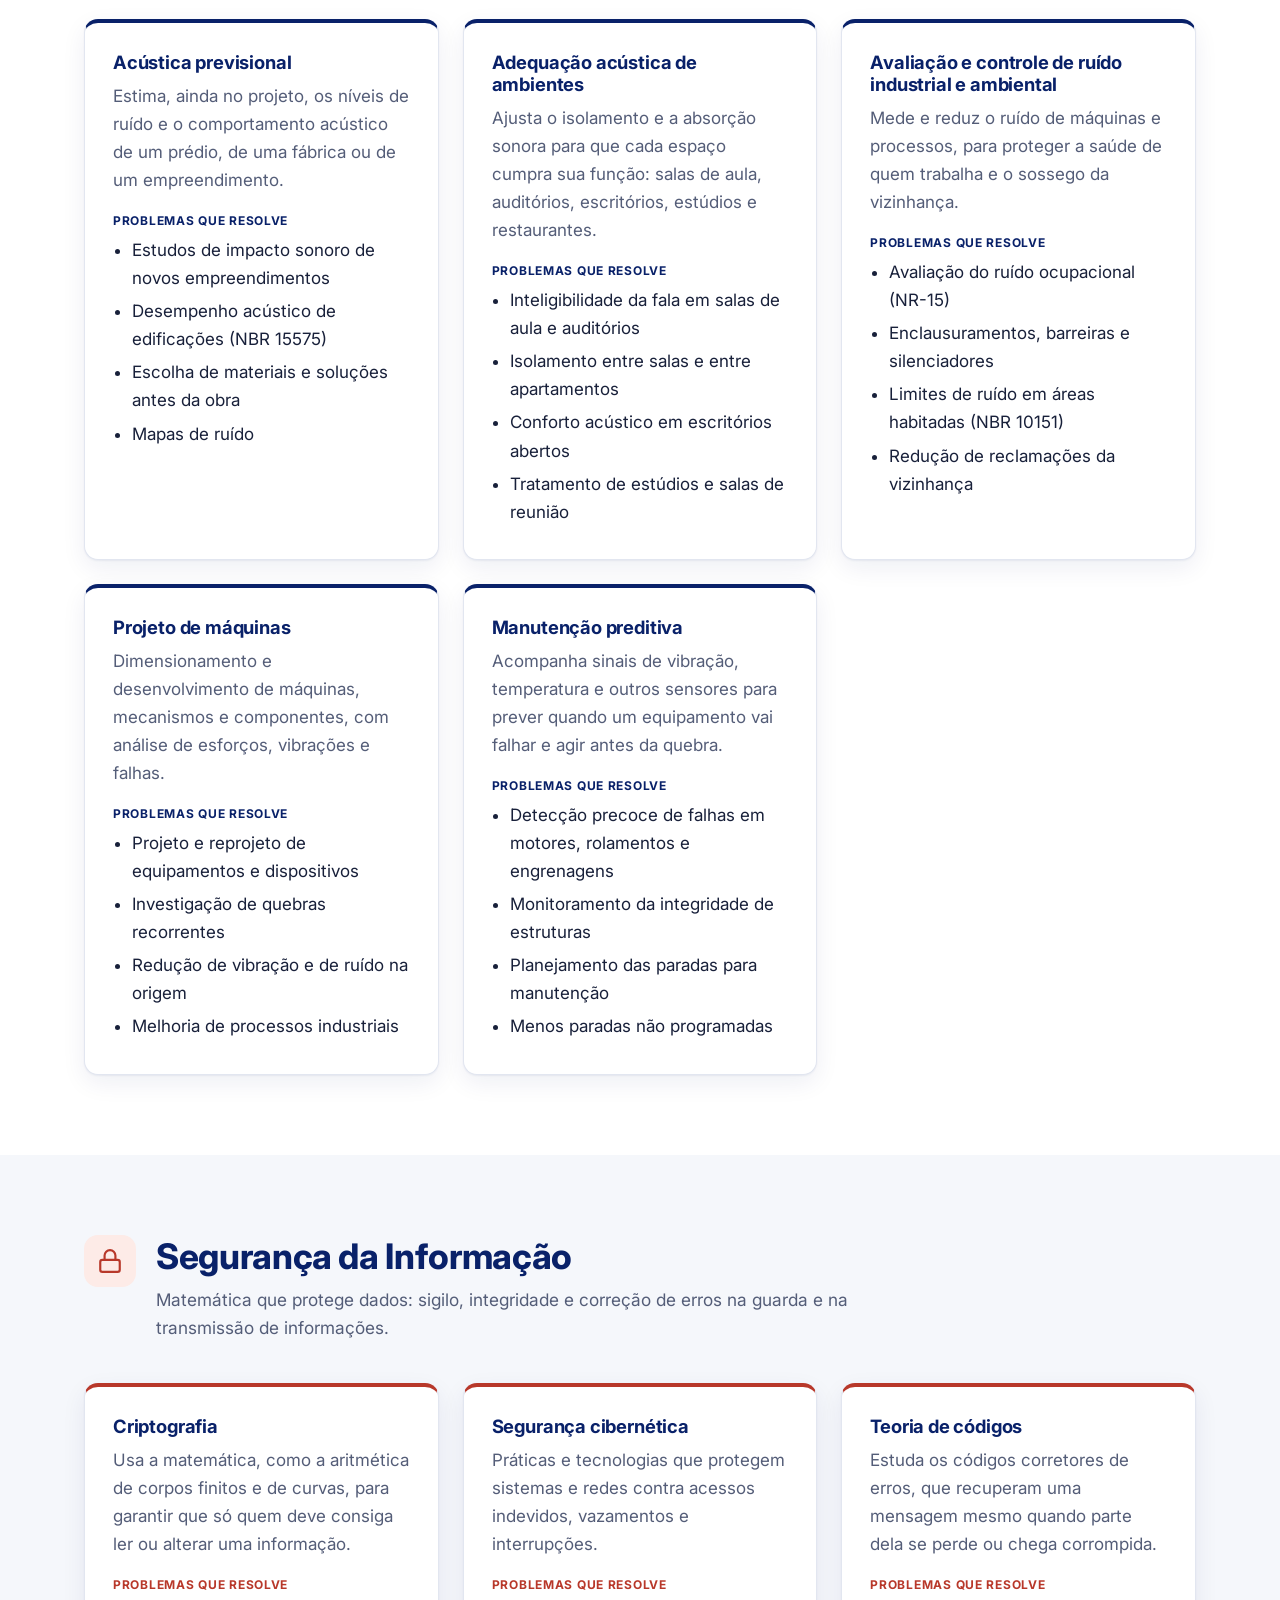
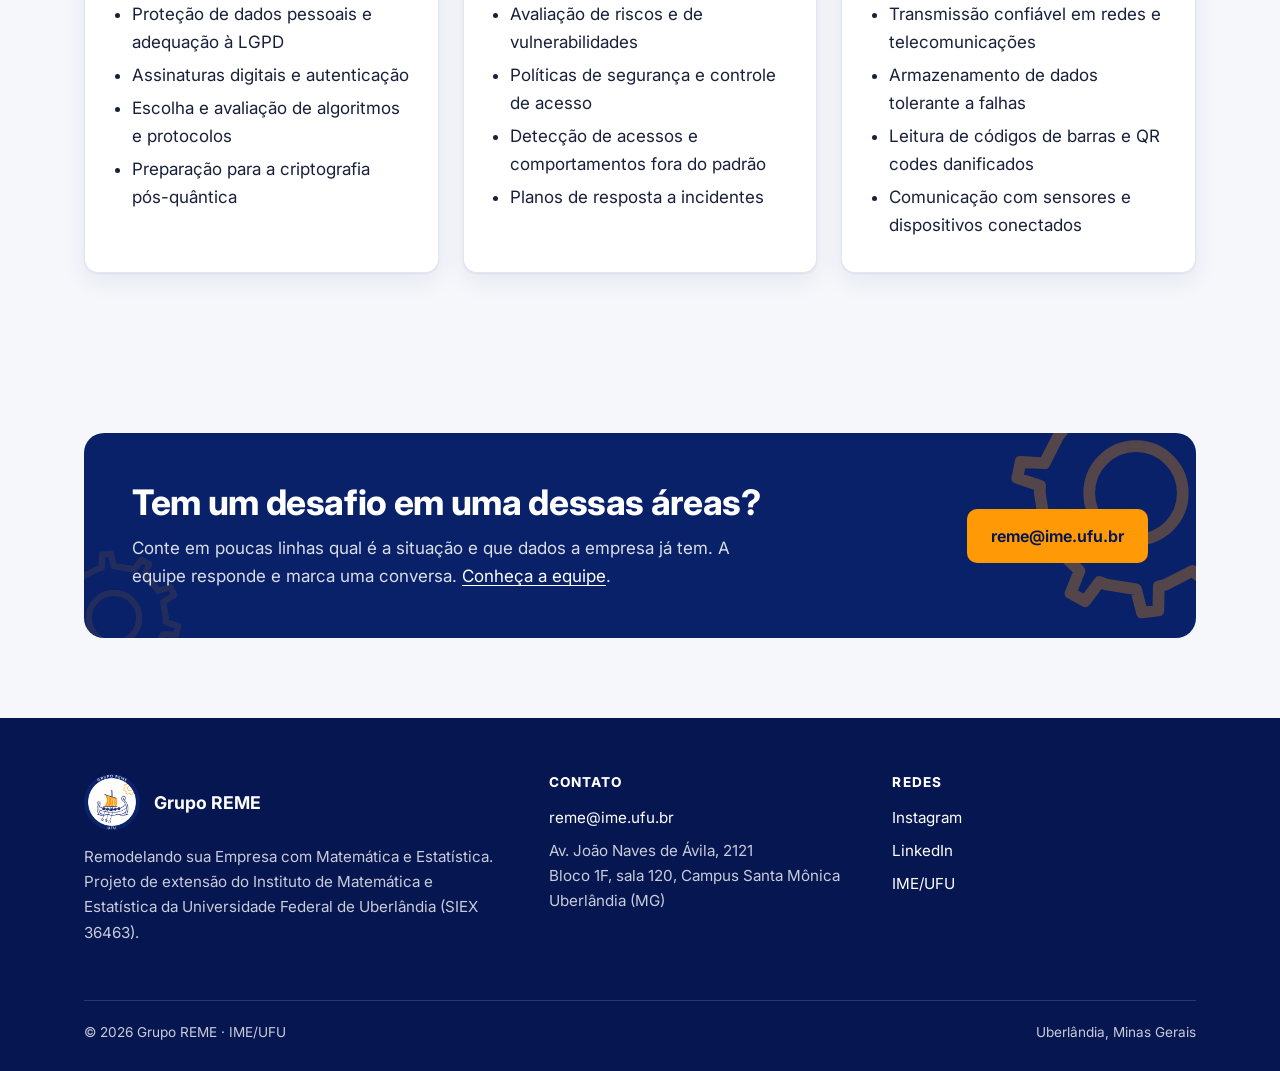
<file: areas.html>
<!doctype html>
<html lang="pt-BR">
<head>
<meta charset="utf-8">
<meta name="viewport" content="width=device-width, initial-scale=1">

<title>Áreas de pesquisa · Grupo REME</title>
<meta name="description" content="As quatro áreas em que o Grupo REME (IME/UFU) atua, com o que cada tema estuda e os problemas de empresas e instituições que ajuda a resolver.">
<link rel="canonical" href="https://remeufu.github.io/areas.html">
<meta property="og:type" content="website">
<meta property="og:locale" content="pt_BR">
<meta property="og:site_name" content="Grupo REME">
<meta property="og:title" content="Áreas de pesquisa · Grupo REME">
<meta property="og:description" content="As quatro áreas em que o Grupo REME (IME/UFU) atua, com o que cada tema estuda e os problemas de empresas e instituições que ajuda a resolver.">
<meta property="og:url" content="https://remeufu.github.io/areas.html">
<meta property="og:image" content="https://remeufu.github.io/assets/img/og-image.jpg">
<meta property="og:image:width" content="1200">
<meta property="og:image:height" content="630">
<meta property="og:image:alt" content="Equipe do Grupo REME em um evento de inovação em Uberlândia">
<meta name="twitter:card" content="summary_large_image">
<meta name="theme-color" content="#092169">
<link rel="icon" href="favicon.ico" sizes="48x48">
<link rel="icon" type="image/png" href="assets/img/favicon-64.png">
<link rel="apple-touch-icon" href="assets/img/apple-touch-icon.png">
<link rel="preconnect" href="https://fonts.googleapis.com">
<link rel="preconnect" href="https://fonts.gstatic.com" crossorigin>
<link href="https://fonts.googleapis.com/css2?family=Inter:wght@400..800&display=swap" rel="stylesheet">
<link rel="stylesheet" href="assets/css/site.css?v=20261113b">
</head>
<body>
<a class="skip-link" href="#conteudo">Pular para o conteúdo</a>
<div class="announce" data-until="2026-11-25">
  <div class="container">
    <span class="announce-tag">25 nov</span>
    <span class="announce-text">Pitch Reverso REME e estande Paz no Trânsito no II Encontro de Extensão da Pós-Graduação da UFU</span>
    <span class="announce-short">Pitch Reverso e estande do REME</span>
    <a href="index.html#proximos-eventos">Saiba mais</a>
  </div>
</div>
<header class="site-header">
  <div class="container">
    <a class="brand" href="index.html">
      <img src="assets/img/logo-reme-96.png" alt="" width="96" height="96">
      <span><strong>Grupo REME</strong><span>IME · Universidade Federal de Uberlândia</span></span>
    </a>
    <button class="nav-toggle" type="button" aria-expanded="false" aria-controls="nav" aria-label="Abrir menu">
      <svg viewBox="0 0 24 24" fill="none" stroke="currentColor" stroke-width="2" stroke-linecap="round" aria-hidden="true"><path d="M4 6h16M4 12h16M4 18h16"/></svg>
    </button>
    <nav class="nav" id="nav" aria-label="Principal">
      <ul>
        <li><a href="index.html">Início</a></li>
        <li><a href="quemsomos.html">Equipe</a></li>
        <li><a href="areas.html" aria-current="page">Áreas de pesquisa</a></li>
        <li><a href="oficinas.html">Oficina REME</a></li>
        <li><a href="projetos.html">Trabalhos e eventos</a></li>
        <li><a href="editais.html">Editais</a></li>
        <li><a href="index.html#contato">Contato</a></li>
        <li><a class="nav-cta" href="empresas.html">Para empresas</a></li>
      </ul>
    </nav>
  </div>
</header>
<main id="conteudo">
<section class="page-head page-head-accent gear-mark">
  <div class="container">
    <span class="eyebrow">Áreas de competência</span>
    <h1>Áreas de pesquisa</h1>
    <p>O REME reúne matemática, estatística, computação e engenharia da UFU em quatro grandes áreas. Veja o que cada tema estuda e que tipo de problema de empresas e instituições ele ajuda a resolver.</p>
    <ul class="area-jump">
      <li class="area--dados"><a href="#dados"><span class="area-icon"><svg viewBox="0 0 24 24" fill="none" stroke="currentColor" stroke-width="2" stroke-linecap="round" stroke-linejoin="round" aria-hidden="true"><path d="M3 3v18h18"/><path d="M8 17v-5"/><path d="M13 17V8"/><path d="M18 17v-9"/></svg></span>Dados e Inteligência Artificial</a></li>
      <li class="area--modelagem"><a href="#modelagem"><span class="area-icon"><svg viewBox="0 0 24 24" fill="none" stroke="currentColor" stroke-width="2" stroke-linecap="round" stroke-linejoin="round" aria-hidden="true"><path d="M21 16V8a2 2 0 0 0-1-1.73l-7-4a2 2 0 0 0-2 0l-7 4A2 2 0 0 0 3 8v8a2 2 0 0 0 1 1.73l7 4a2 2 0 0 0 2 0l7-4A2 2 0 0 0 21 16z"/><path d="M3.3 7 12 12l8.7-5"/><path d="M12 22V12"/></svg></span>Modelagem e Simulação</a></li>
      <li class="area--engenharia"><a href="#engenharia"><span class="area-icon"><svg viewBox="0 0 24 24" fill="none" stroke="currentColor" stroke-width="2" stroke-linecap="round" stroke-linejoin="round" aria-hidden="true"><path d="M22 12h-4l-3 9L9 3l-3 9H2"/></svg></span>Engenharia e Acústica</a></li>
      <li class="area--seguranca"><a href="#seguranca"><span class="area-icon"><svg viewBox="0 0 24 24" fill="none" stroke="currentColor" stroke-width="2" stroke-linecap="round" stroke-linejoin="round" aria-hidden="true"><rect x="3" y="11" width="18" height="11" rx="2"/><path d="M7 11V7a5 5 0 0 1 10 0v4"/></svg></span>Segurança da Informação</a></li>
    </ul>
  </div>
</section>

<section class="section area--dados" id="dados">
  <div class="container">
    <div class="area-head">
      <span class="area-icon"><svg viewBox="0 0 24 24" fill="none" stroke="currentColor" stroke-width="2" stroke-linecap="round" stroke-linejoin="round" aria-hidden="true"><path d="M3 3v18h18"/><path d="M8 17v-5"/><path d="M13 17V8"/><path d="M18 17v-9"/></svg></span>
      <div>
        <h2>Dados e Inteligência Artificial</h2>
        <p>Dados que a empresa já coleta, como vendas, cadastros, leituras de sensores, imagens e formulários, viram previsões, classificações e respostas para decidir.</p>
      </div>
    </div>
    <div class="grid grid-3 area-topics">
      <article class="card">
        <h3>Ciência de dados</h3>
        <p>Junta, limpa e analisa dados de várias fontes até chegar a indicadores e modelos que respondem perguntas do negócio.</p>
        <h4>Problemas que resolve</h4>
        <ul>
          <li>Painéis de indicadores com dados de vários sistemas</li>
          <li>Previsão de demanda, vendas e estoque</li>
          <li>Segmentação de clientes e análise de cancelamentos</li>
          <li>Detecção de fraudes e de transações fora do padrão</li>
        </ul>
      </article>
      <article class="card">
        <h3>Estatística</h3>
        <p>Mede a incerteza: diz quanto confiar em um número, se uma diferença é real ou obra do acaso e quantas observações bastam para concluir algo.</p>
        <h4>Problemas que resolve</h4>
        <ul>
          <li>Controle estatístico de processos e da qualidade</li>
          <li>Planejamento de experimentos e testes A/B</li>
          <li>Risco de crédito, inadimplência e eventos extremos</li>
          <li>Análise de dados agropecuários, ambientais e de saúde</li>
        </ul>
      </article>
      <article class="card">
        <h3>Pesquisas de opinião e mercado</h3>
        <p>Desenho do questionário, plano de amostragem e análise das respostas, para que algumas centenas de entrevistas representem bem um público muito maior.</p>
        <h4>Problemas que resolve</h4>
        <ul>
          <li>Pesquisas de satisfação de clientes e de clima organizacional</li>
          <li>Estudos de mercado antes de lançar um produto</li>
          <li>Pesquisas de opinião pública</li>
          <li>Tamanho da amostra e margem de erro</li>
        </ul>
      </article>
      <article class="card">
        <h3><i>Machine learning</i> e <i>deep learning</i></h3>
        <p>Algoritmos que aprendem padrões a partir de exemplos. O <i>deep learning</i>, feito com redes neurais de muitas camadas, vai bem com imagens, sons, textos e sinais de sensores.</p>
        <h4>Problemas que resolve</h4>
        <ul>
          <li>Medição e inspeção automática em imagens</li>
          <li>Classificação automática de documentos e textos</li>
          <li>Detecção de falhas a partir de sinais de vibração</li>
          <li>Recomendação de produtos e previsão de comportamento</li>
        </ul>
      </article>
      <article class="card">
        <h3>Inteligência artificial aplicada</h3>
        <p>Leva modelos de IA, inclusive os de linguagem, para dentro dos processos da empresa, com integração aos sistemas, validação dos resultados e cuidado com a privacidade dos dados.</p>
        <h4>Problemas que resolve</h4>
        <ul>
          <li>Assistentes que respondem com base nos documentos da empresa</li>
          <li>Extração de dados de notas fiscais, contratos e formulários</li>
          <li>Automação de relatórios e de tarefas repetitivas</li>
          <li>Avaliação da qualidade e dos riscos de soluções de IA</li>
        </ul>
      </article>
      <article class="card">
        <h3>Sistemas <i>fuzzy</i></h3>
        <p>A lógica <i>fuzzy</i> trabalha com noções vagas, como “alto”, “pouco” ou “arriscado”, e com o conhecimento de especialistas quando os dados são poucos ou imprecisos.</p>
        <h4>Problemas que resolve</h4>
        <ul>
          <li>Apoio à decisão com critérios qualitativos</li>
          <li>Controle de processos e de equipamentos</li>
          <li>Estimativas de custo e de lucro sob incerteza</li>
          <li>Classificação de risco em saúde e em segurança</li>
        </ul>
      </article>
    </div>
  </div>
</section>

<section class="section alt area--modelagem" id="modelagem">
  <div class="container">
    <div class="area-head">
      <span class="area-icon"><svg viewBox="0 0 24 24" fill="none" stroke="currentColor" stroke-width="2" stroke-linecap="round" stroke-linejoin="round" aria-hidden="true"><path d="M21 16V8a2 2 0 0 0-1-1.73l-7-4a2 2 0 0 0-2 0l-7 4A2 2 0 0 0 3 8v8a2 2 0 0 0 1 1.73l7 4a2 2 0 0 0 2 0l7-4A2 2 0 0 0 21 16z"/><path d="M3.3 7 12 12l8.7-5"/><path d="M12 22V12"/></svg></span>
      <div>
        <h2>Modelagem e Simulação</h2>
        <p>Um sistema descrito por equações ou por um programa de computador permite testar cenários antes de gastar com eles e achar a melhor decisão entre milhares de opções.</p>
      </div>
    </div>
    <div class="grid grid-2 area-topics">
      <article class="card">
        <h3>Modelagem matemática</h3>
        <p>Traduz um fenômeno real, como o crescimento de uma população, a propagação de uma doença ou o escoamento em um solo, em equações que podem ser estudadas e simuladas.</p>
        <h4>Problemas que resolve</h4>
        <ul>
          <li>Simulação de cenários para o planejamento</li>
          <li>Propagação de doenças e de pragas</li>
          <li>Escoamento em meios porosos, como solos e reservatórios</li>
          <li>Dinâmica de estoques, filas e processos produtivos</li>
        </ul>
      </article>
      <article class="card">
        <h3>Otimização</h3>
        <p>Encontra a melhor escolha entre um número enorme de alternativas, respeitando limites de orçamento, capacidade e prazo. Inclui a pesquisa operacional e as metaheurísticas.</p>
        <h4>Problemas que resolve</h4>
        <ul>
          <li>Roteirização de veículos e distribuição de cargas</li>
          <li>Planejamento da produção e dimensionamento de lotes</li>
          <li>Corte de bobinas, chapas e barras com menos desperdício</li>
          <li>Escalas de trabalho e alocação de recursos</li>
        </ul>
      </article>
      <article class="card">
        <h3>Desenvolvimento e modelagem de sistemas computacionais</h3>
        <p>Projeto e construção de software confiável, que põe os modelos em uso no dia a dia, com testes, análise de falhas e atenção ao desempenho.</p>
        <h4>Problemas que resolve</h4>
        <ul>
          <li>Sistemas web e aplicativos sob medida</li>
          <li>Integração de modelos aos sistemas que a empresa já usa</li>
          <li>Análise de falhas e da confiabilidade de sistemas</li>
          <li>Automação do processamento de dados</li>
        </ul>
      </article>
      <article class="card">
        <h3>Mecânica dos fluidos computacional</h3>
        <p>Simula no computador o escoamento de líquidos e gases, inclusive fluidos viscoelásticos, misturas e superfícies livres, para entender e melhorar equipamentos e processos.</p>
        <h4>Problemas que resolve</h4>
        <ul>
          <li>Escoamento em tubulações, bombas e misturadores</li>
          <li>Processos com polímeros, tintas e alimentos</li>
          <li>Ventilação e dispersão de poluentes</li>
          <li>Redução de perdas de energia em processos com fluidos</li>
        </ul>
      </article>
    </div>
  </div>
</section>

<section class="section area--engenharia" id="engenharia">
  <div class="container">
    <div class="area-head">
      <span class="area-icon"><svg viewBox="0 0 24 24" fill="none" stroke="currentColor" stroke-width="2" stroke-linecap="round" stroke-linejoin="round" aria-hidden="true"><path d="M22 12h-4l-3 9L9 3l-3 9H2"/></svg></span>
      <div>
        <h2>Engenharia e Acústica</h2>
        <p>Ruído, vibração e projeto de máquinas, com medições em campo e modelos que preveem o comportamento de ambientes e equipamentos.</p>
      </div>
    </div>
    <div class="grid grid-3 area-topics">
      <article class="card">
        <h3>Acústica previsional</h3>
        <p>Estima, ainda no projeto, os níveis de ruído e o comportamento acústico de um prédio, de uma fábrica ou de um empreendimento.</p>
        <h4>Problemas que resolve</h4>
        <ul>
          <li>Estudos de impacto sonoro de novos empreendimentos</li>
          <li>Desempenho acústico de edificações (NBR 15575)</li>
          <li>Escolha de materiais e soluções antes da obra</li>
          <li>Mapas de ruído</li>
        </ul>
      </article>
      <article class="card">
        <h3>Adequação acústica de ambientes</h3>
        <p>Ajusta o isolamento e a absorção sonora para que cada espaço cumpra sua função: salas de aula, auditórios, escritórios, estúdios e restaurantes.</p>
        <h4>Problemas que resolve</h4>
        <ul>
          <li>Inteligibilidade da fala em salas de aula e auditórios</li>
          <li>Isolamento entre salas e entre apartamentos</li>
          <li>Conforto acústico em escritórios abertos</li>
          <li>Tratamento de estúdios e salas de reunião</li>
        </ul>
      </article>
      <article class="card">
        <h3>Avaliação e controle de ruído industrial e ambiental</h3>
        <p>Mede e reduz o ruído de máquinas e processos, para proteger a saúde de quem trabalha e o sossego da vizinhança.</p>
        <h4>Problemas que resolve</h4>
        <ul>
          <li>Avaliação do ruído ocupacional (NR-15)</li>
          <li>Enclausuramentos, barreiras e silenciadores</li>
          <li>Limites de ruído em áreas habitadas (NBR 10151)</li>
          <li>Redução de reclamações da vizinhança</li>
        </ul>
      </article>
      <article class="card">
        <h3>Projeto de máquinas</h3>
        <p>Dimensionamento e desenvolvimento de máquinas, mecanismos e componentes, com análise de esforços, vibrações e falhas.</p>
        <h4>Problemas que resolve</h4>
        <ul>
          <li>Projeto e reprojeto de equipamentos e dispositivos</li>
          <li>Investigação de quebras recorrentes</li>
          <li>Redução de vibração e de ruído na origem</li>
          <li>Melhoria de processos industriais</li>
        </ul>
      </article>
      <article class="card">
        <h3>Manutenção preditiva</h3>
        <p>Acompanha sinais de vibração, temperatura e outros sensores para prever quando um equipamento vai falhar e agir antes da quebra.</p>
        <h4>Problemas que resolve</h4>
        <ul>
          <li>Detecção precoce de falhas em motores, rolamentos e engrenagens</li>
          <li>Monitoramento da integridade de estruturas</li>
          <li>Planejamento das paradas para manutenção</li>
          <li>Menos paradas não programadas</li>
        </ul>
      </article>
    </div>
  </div>
</section>

<section class="section alt area--seguranca" id="seguranca">
  <div class="container">
    <div class="area-head">
      <span class="area-icon"><svg viewBox="0 0 24 24" fill="none" stroke="currentColor" stroke-width="2" stroke-linecap="round" stroke-linejoin="round" aria-hidden="true"><rect x="3" y="11" width="18" height="11" rx="2"/><path d="M7 11V7a5 5 0 0 1 10 0v4"/></svg></span>
      <div>
        <h2>Segurança da Informação</h2>
        <p>Matemática que protege dados: sigilo, integridade e correção de erros na guarda e na transmissão de informações.</p>
      </div>
    </div>
    <div class="grid grid-3 area-topics">
      <article class="card">
        <h3>Criptografia</h3>
        <p>Usa a matemática, como a aritmética de corpos finitos e de curvas, para garantir que só quem deve consiga ler ou alterar uma informação.</p>
        <h4>Problemas que resolve</h4>
        <ul>
          <li>Proteção de dados pessoais e adequação à LGPD</li>
          <li>Assinaturas digitais e autenticação</li>
          <li>Escolha e avaliação de algoritmos e protocolos</li>
          <li>Preparação para a criptografia pós-quântica</li>
        </ul>
      </article>
      <article class="card">
        <h3>Segurança cibernética</h3>
        <p>Práticas e tecnologias que protegem sistemas e redes contra acessos indevidos, vazamentos e interrupções.</p>
        <h4>Problemas que resolve</h4>
        <ul>
          <li>Avaliação de riscos e de vulnerabilidades</li>
          <li>Políticas de segurança e controle de acesso</li>
          <li>Detecção de acessos e comportamentos fora do padrão</li>
          <li>Planos de resposta a incidentes</li>
        </ul>
      </article>
      <article class="card">
        <h3>Teoria de códigos</h3>
        <p>Estuda os códigos corretores de erros, que recuperam uma mensagem mesmo quando parte dela se perde ou chega corrompida.</p>
        <h4>Problemas que resolve</h4>
        <ul>
          <li>Transmissão confiável em redes e telecomunicações</li>
          <li>Armazenamento de dados tolerante a falhas</li>
          <li>Leitura de códigos de barras e QR codes danificados</li>
          <li>Comunicação com sensores e dispositivos conectados</li>
        </ul>
      </article>
    </div>
  </div>
</section>

<section class="section alt">
  <div class="container">
    <div class="cta-band gear-mark">
      <div>
        <h2>Tem um desafio em uma dessas áreas?</h2>
        <p>Conte em poucas linhas qual é a situação e que dados a empresa já tem. A equipe responde e marca uma conversa. <a href="quemsomos.html" style="color:#fff">Conheça a equipe</a>.</p>
      </div>
      <a class="btn btn-primary" href="mailto:reme@ime.ufu.br?subject=Desafio%20para%20o%20REME">reme@ime.ufu.br</a>
    </div>
  </div>
</section>
</main>
<footer class="site-footer">
  <div class="container">
    <div class="footer-grid">
      <div>
        <div class="footer-brand">
          <img src="assets/img/logo-reme-192.png" alt="" width="192" height="192">
          <strong>Grupo REME</strong>
        </div>
        <p>Remodelando sua Empresa com Matemática e Estatística. Projeto de extensão do Instituto de Matemática e Estatística da Universidade Federal de Uberlândia (SIEX 36463).</p>
      </div>
      <div>
        <h2>Contato</h2>
        <ul>
          <li><a href="mailto:reme@ime.ufu.br">reme@ime.ufu.br</a></li>
          <li>Av. João Naves de Ávila, 2121<br>Bloco 1F, sala 120, Campus Santa Mônica<br>Uberlândia (MG)</li>
        </ul>
      </div>
      <div>
        <h2>Redes</h2>
        <ul>
          <li><a href="https://www.instagram.com/gruporemeufu">Instagram</a></li>
          <li><a href="https://www.linkedin.com/company/gruporeme">LinkedIn</a></li>
          <li><a href="https://ime.ufu.br">IME/UFU</a></li>
        </ul>
      </div>
    </div>
    <div class="footer-bottom">
      <span>© <span data-year>2026</span> Grupo REME · IME/UFU</span>
      <span>Uberlândia, Minas Gerais</span>
    </div>
  </div>
</footer>
<script src="assets/js/site.js?v=20261026" defer></script>
</body>
</html>
</file>
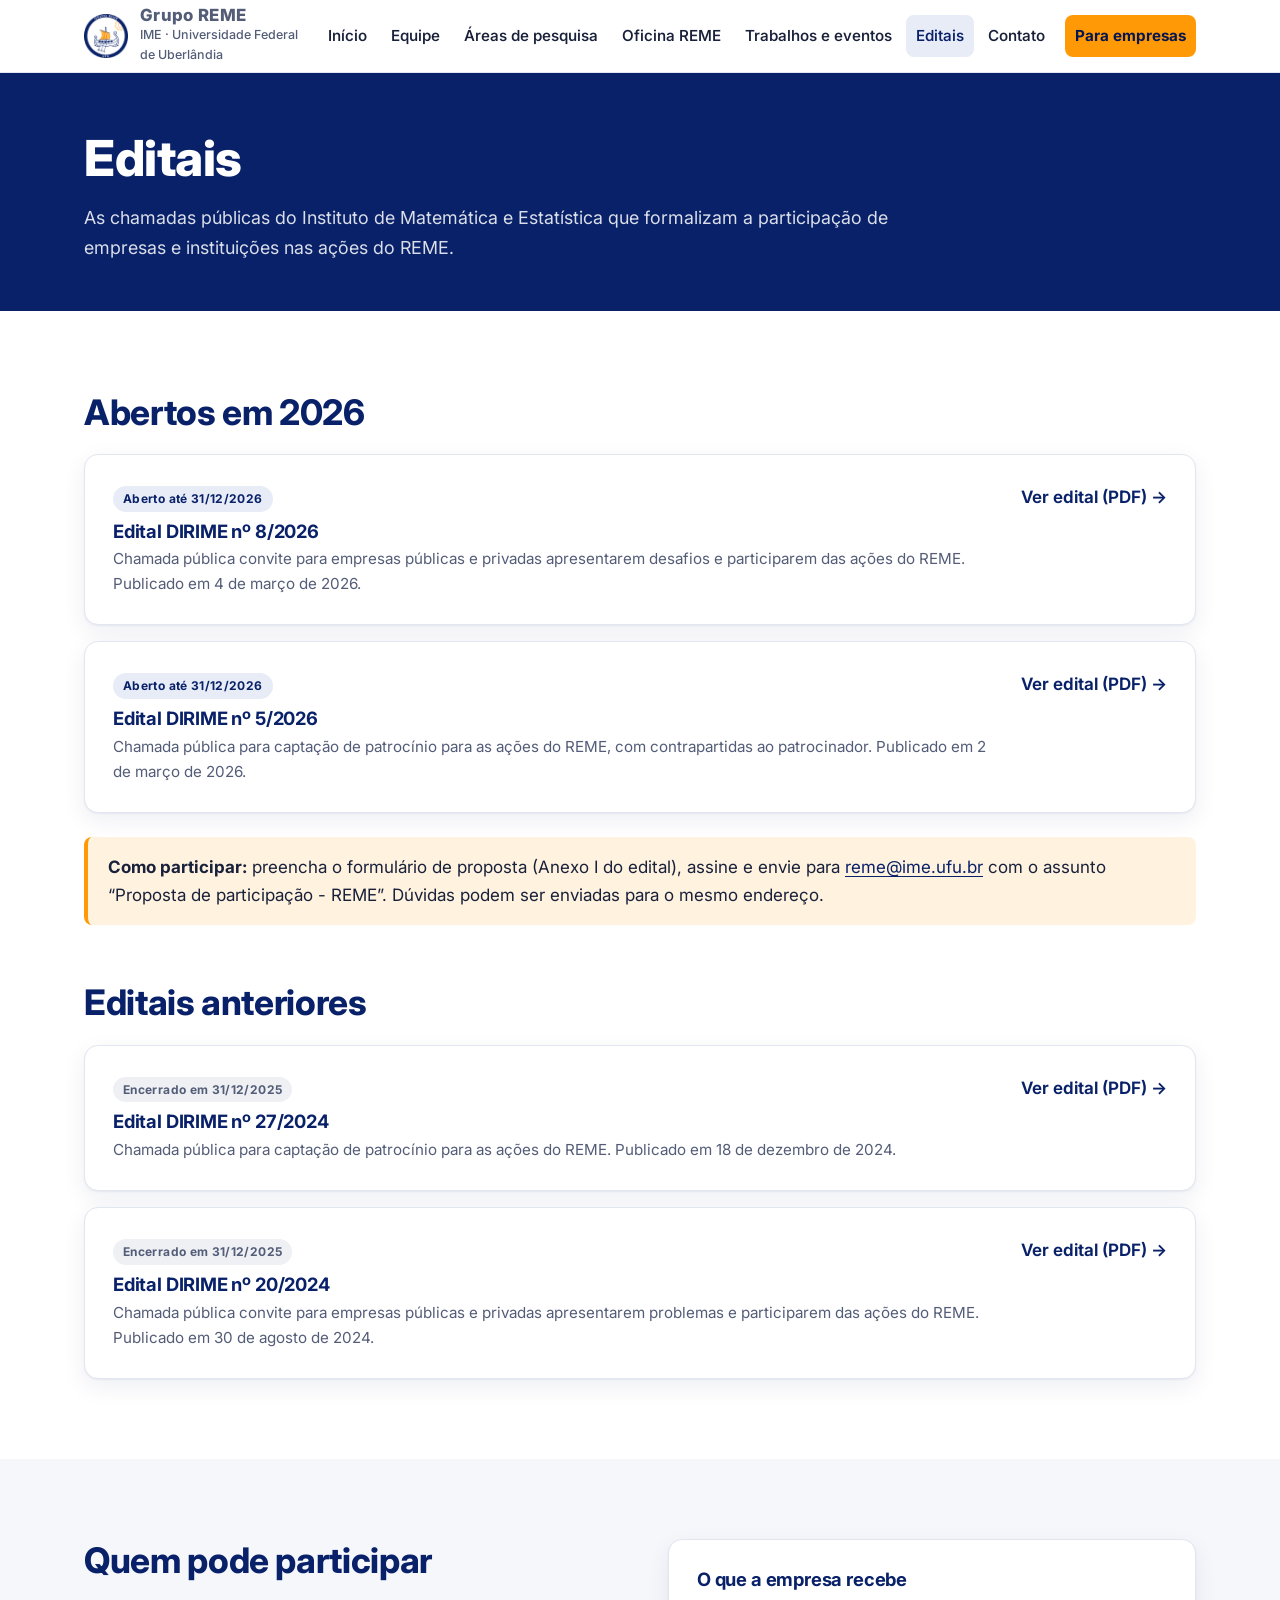
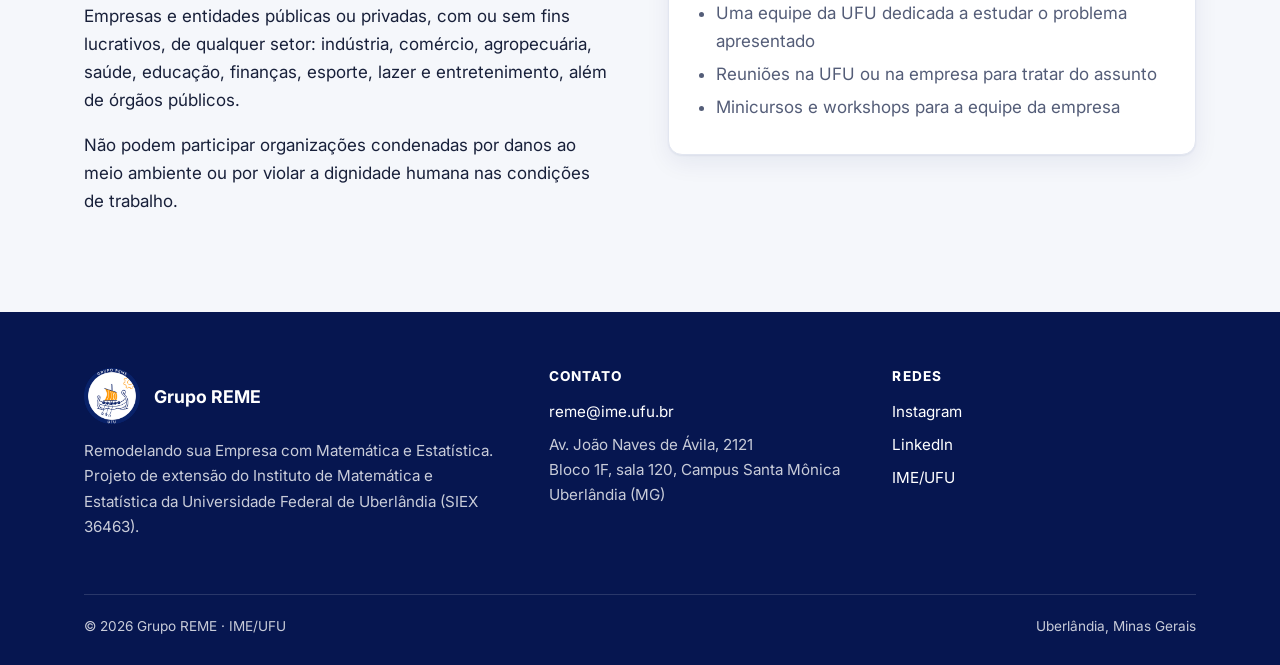
<file: editais.html>
<!doctype html>
<html lang="pt-BR">
<head>
<meta charset="utf-8">
<meta name="viewport" content="width=device-width, initial-scale=1">

<title>Editais · Grupo REME</title>
<meta name="description" content="Chamadas públicas do IME/UFU para parceria e patrocínio das ações do projeto REME em 2026 e editais anteriores.">
<link rel="canonical" href="https://remeufu.github.io/editais.html">
<meta property="og:type" content="website">
<meta property="og:locale" content="pt_BR">
<meta property="og:site_name" content="Grupo REME">
<meta property="og:title" content="Editais · Grupo REME">
<meta property="og:description" content="Chamadas públicas do IME/UFU para parceria e patrocínio das ações do projeto REME em 2026 e editais anteriores.">
<meta property="og:url" content="https://remeufu.github.io/editais.html">
<meta property="og:image" content="https://remeufu.github.io/assets/img/og-image.jpg">
<meta property="og:image:width" content="1200">
<meta property="og:image:height" content="630">
<meta property="og:image:alt" content="Equipe do Grupo REME em um evento de inovação em Uberlândia">
<meta name="twitter:card" content="summary_large_image">
<meta name="theme-color" content="#092169">
<link rel="icon" href="favicon.ico" sizes="48x48">
<link rel="icon" type="image/png" href="assets/img/favicon-64.png">
<link rel="apple-touch-icon" href="assets/img/apple-touch-icon.png">
<link rel="preconnect" href="https://fonts.googleapis.com">
<link rel="preconnect" href="https://fonts.gstatic.com" crossorigin>
<link href="https://fonts.googleapis.com/css2?family=Inter:wght@400..800&display=swap" rel="stylesheet">
<link rel="stylesheet" href="assets/css/site.css?v=20261113b">
</head>
<body>
<a class="skip-link" href="#conteudo">Pular para o conteúdo</a>
<div class="announce" data-until="2026-11-25">
  <div class="container">
    <span class="announce-tag">25 nov</span>
    <span class="announce-text">Pitch Reverso REME e estande Paz no Trânsito no II Encontro de Extensão da Pós-Graduação da UFU</span>
    <span class="announce-short">Pitch Reverso e estande do REME</span>
    <a href="index.html#proximos-eventos">Saiba mais</a>
  </div>
</div>
<header class="site-header">
  <div class="container">
    <a class="brand" href="index.html">
      <img src="assets/img/logo-reme-96.png" alt="" width="96" height="96">
      <span><strong>Grupo REME</strong><span>IME · Universidade Federal de Uberlândia</span></span>
    </a>
    <button class="nav-toggle" type="button" aria-expanded="false" aria-controls="nav" aria-label="Abrir menu">
      <svg viewBox="0 0 24 24" fill="none" stroke="currentColor" stroke-width="2" stroke-linecap="round" aria-hidden="true"><path d="M4 6h16M4 12h16M4 18h16"/></svg>
    </button>
    <nav class="nav" id="nav" aria-label="Principal">
      <ul>
        <li><a href="index.html">Início</a></li>
        <li><a href="quemsomos.html">Equipe</a></li>
        <li><a href="areas.html">Áreas de pesquisa</a></li>
        <li><a href="oficinas.html">Oficina REME</a></li>
        <li><a href="projetos.html">Trabalhos e eventos</a></li>
        <li><a href="editais.html" aria-current="page">Editais</a></li>
        <li><a href="index.html#contato">Contato</a></li>
        <li><a class="nav-cta" href="empresas.html">Para empresas</a></li>
      </ul>
    </nav>
  </div>
</header>
<main id="conteudo">
<section class="page-head">
  <div class="container">
    <h1>Editais</h1>
    <p>As chamadas públicas do Instituto de Matemática e Estatística que formalizam a participação de empresas e instituições nas ações do REME.</p>
  </div>
</section>

<section class="section">
  <div class="container">
    <h2>Abertos em 2026</h2>
    <ul class="doc-list">
      <li class="card doc">
        <div class="info">
          <span class="badge">Aberto até 31/12/2026</span>
          <h3>Edital DIRIME nº 8/2026</h3>
          <p class="meta">Chamada pública convite para empresas públicas e privadas apresentarem desafios e participarem das ações do REME. Publicado em 4 de março de 2026.</p>
        </div>
        <a class="link-arrow" href="pdfs/edital-dirime-08-2026.pdf">Ver edital (PDF)</a>
      </li>
      <li class="card doc">
        <div class="info">
          <span class="badge">Aberto até 31/12/2026</span>
          <h3>Edital DIRIME nº 5/2026</h3>
          <p class="meta">Chamada pública para captação de patrocínio para as ações do REME, com contrapartidas ao patrocinador. Publicado em 2 de março de 2026.</p>
        </div>
        <a class="link-arrow" href="pdfs/edital-dirime-05-2026.pdf">Ver edital (PDF)</a>
      </li>
    </ul>
    <div class="note" style="margin-top:24px"><p><strong>Como participar:</strong> preencha o formulário de proposta (Anexo I do edital), assine e envie para <a href="mailto:reme@ime.ufu.br?subject=Proposta%20de%20participa%C3%A7%C3%A3o%20-%20REME">reme@ime.ufu.br</a> com o assunto “Proposta de participação - REME”. Dúvidas podem ser enviadas para o mesmo endereço.</p></div>

    <h2 style="margin-top:56px">Editais anteriores</h2>
    <ul class="doc-list">
      <li class="card doc">
        <div class="info">
          <span class="badge closed">Encerrado em 31/12/2025</span>
          <h3>Edital DIRIME nº 27/2024</h3>
          <p class="meta">Chamada pública para captação de patrocínio para as ações do REME. Publicado em 18 de dezembro de 2024.</p>
        </div>
        <a class="link-arrow" href="pdfs/SEI_5977144_Edital_27.pdf">Ver edital (PDF)</a>
      </li>
      <li class="card doc">
        <div class="info">
          <span class="badge closed">Encerrado em 31/12/2025</span>
          <h3>Edital DIRIME nº 20/2024</h3>
          <p class="meta">Chamada pública convite para empresas públicas e privadas apresentarem problemas e participarem das ações do REME. Publicado em 30 de agosto de 2024.</p>
        </div>
        <a class="link-arrow" href="pdfs/sei_5659221_edital_20.pdf">Ver edital (PDF)</a>
      </li>
    </ul>
  </div>
</section>

<section class="section alt">
  <div class="container split">
    <div>
      <h2>Quem pode participar</h2>
      <p>Empresas e entidades públicas ou privadas, com ou sem fins lucrativos, de qualquer setor: indústria, comércio, agropecuária, saúde, educação, finanças, esporte, lazer e entretenimento, além de órgãos públicos.</p>
      <p>Não podem participar organizações condenadas por danos ao meio ambiente ou por violar a dignidade humana nas condições de trabalho.</p>
    </div>
    <div class="card">
      <h3>O que a empresa recebe</h3>
      <ul>
        <li>Uma equipe da UFU dedicada a estudar o problema apresentado</li>
        <li>Reuniões na UFU ou na empresa para tratar do assunto</li>
        <li>Minicursos e workshops para a equipe da empresa</li>
      </ul>
    </div>
  </div>
</section>
</main>
<footer class="site-footer">
  <div class="container">
    <div class="footer-grid">
      <div>
        <div class="footer-brand">
          <img src="assets/img/logo-reme-192.png" alt="" width="192" height="192">
          <strong>Grupo REME</strong>
        </div>
        <p>Remodelando sua Empresa com Matemática e Estatística. Projeto de extensão do Instituto de Matemática e Estatística da Universidade Federal de Uberlândia (SIEX 36463).</p>
      </div>
      <div>
        <h2>Contato</h2>
        <ul>
          <li><a href="mailto:reme@ime.ufu.br">reme@ime.ufu.br</a></li>
          <li>Av. João Naves de Ávila, 2121<br>Bloco 1F, sala 120, Campus Santa Mônica<br>Uberlândia (MG)</li>
        </ul>
      </div>
      <div>
        <h2>Redes</h2>
        <ul>
          <li><a href="https://www.instagram.com/gruporemeufu">Instagram</a></li>
          <li><a href="https://www.linkedin.com/company/gruporeme">LinkedIn</a></li>
          <li><a href="https://ime.ufu.br">IME/UFU</a></li>
        </ul>
      </div>
    </div>
    <div class="footer-bottom">
      <span>© <span data-year>2026</span> Grupo REME · IME/UFU</span>
      <span>Uberlândia, Minas Gerais</span>
    </div>
  </div>
</footer>
<script src="assets/js/site.js?v=20261026" defer></script>
</body>
</html>
</file>
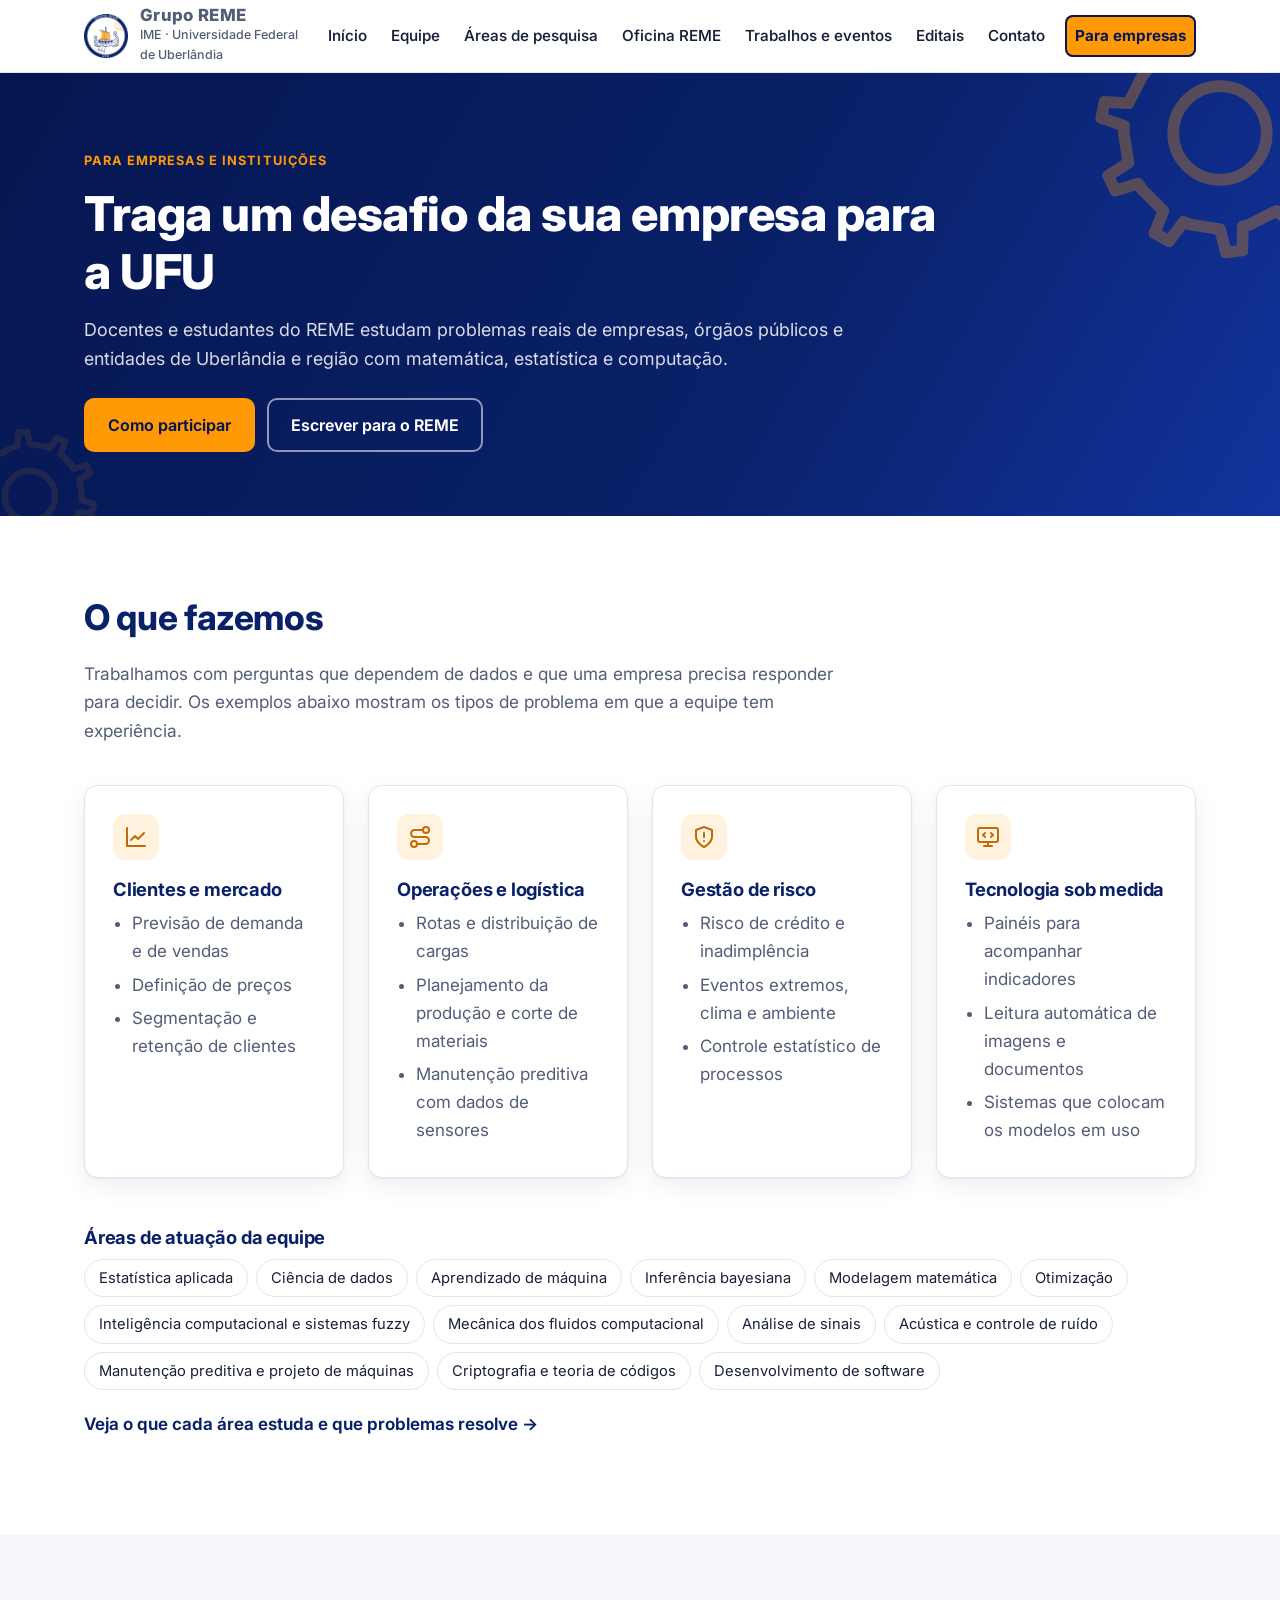
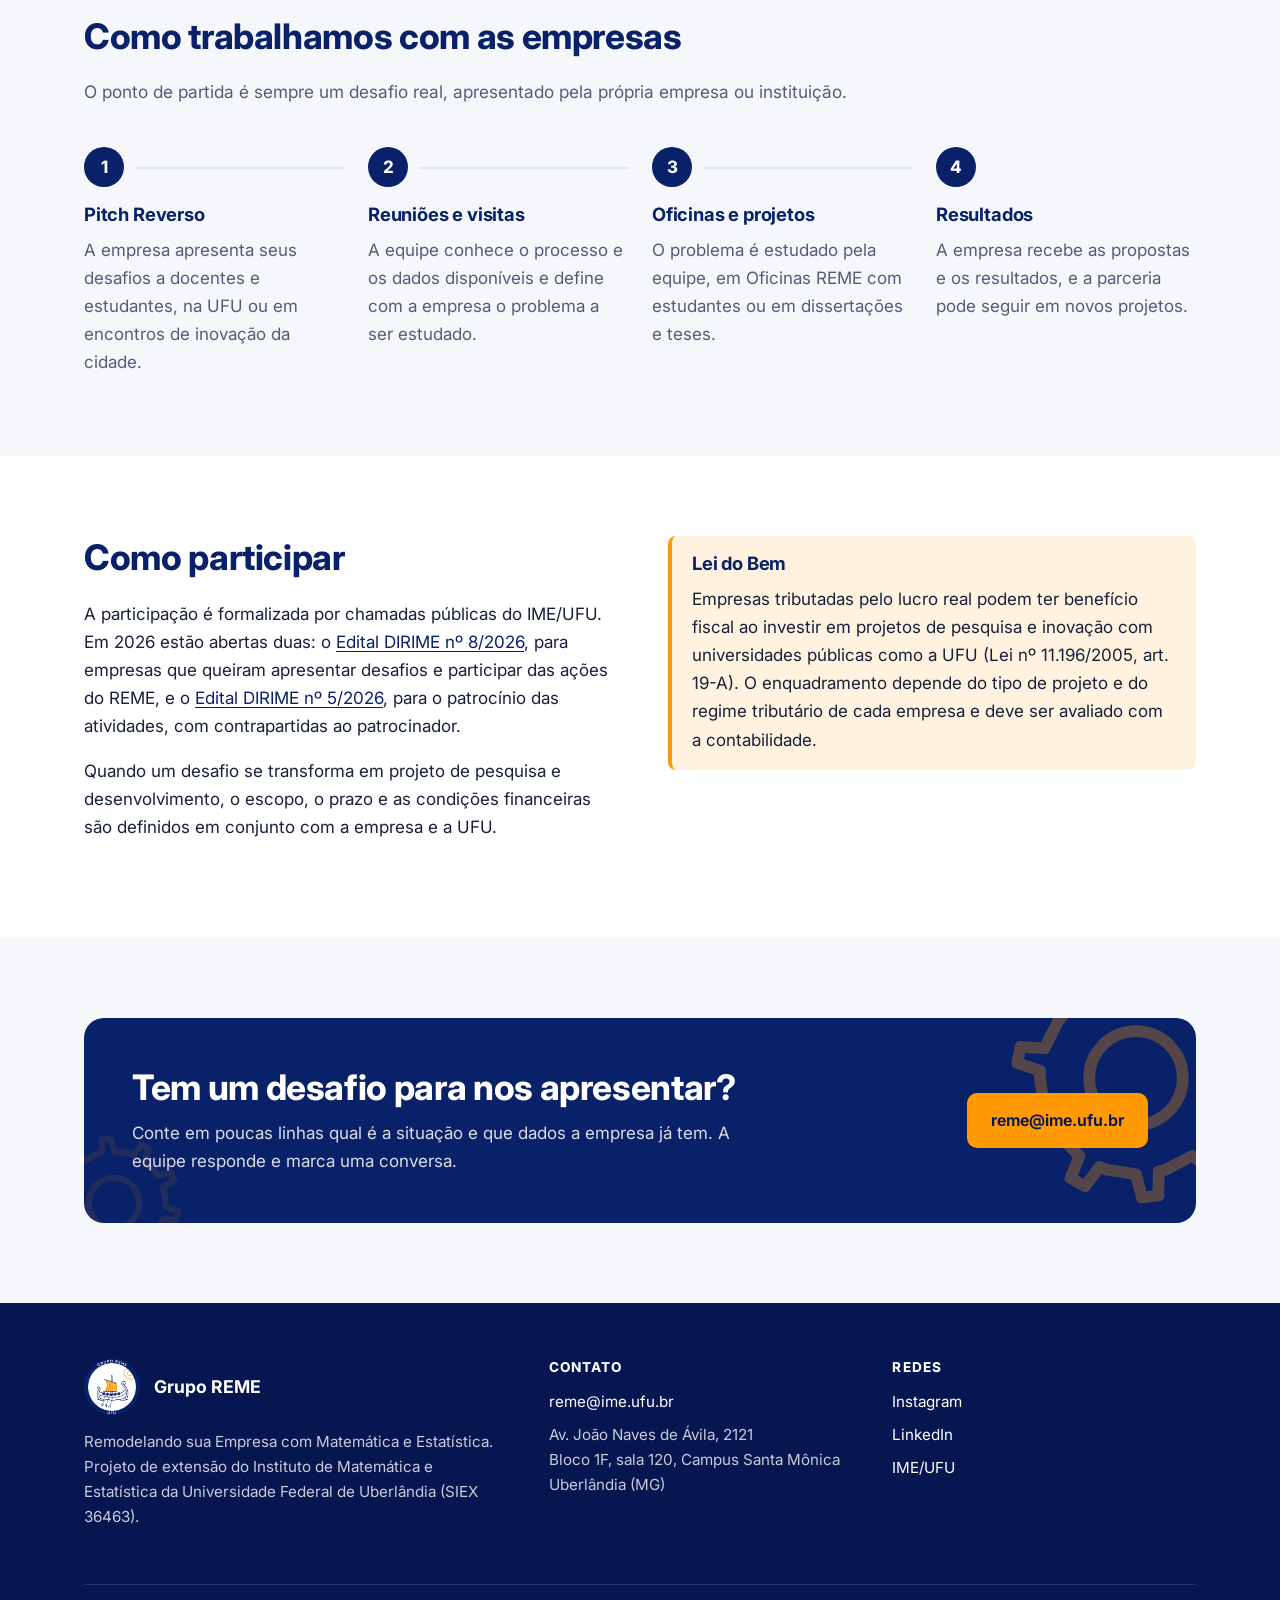
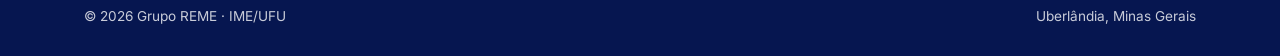
<file: empresas.html>
<!doctype html>
<html lang="pt-BR">
<head>
<meta charset="utf-8">
<meta name="viewport" content="width=device-width, initial-scale=1">

<title>Para empresas · Grupo REME</title>
<meta name="description" content="Como empresas e instituições podem levar um desafio ao REME, projeto de extensão e pesquisa do IME/UFU: áreas de atuação, forma de trabalho, editais e Lei do Bem.">
<link rel="canonical" href="https://remeufu.github.io/empresas.html">
<meta property="og:type" content="website">
<meta property="og:locale" content="pt_BR">
<meta property="og:site_name" content="Grupo REME">
<meta property="og:title" content="Para empresas · Grupo REME">
<meta property="og:description" content="Como empresas e instituições podem levar um desafio ao REME, projeto de extensão e pesquisa do IME/UFU: áreas de atuação, forma de trabalho, editais e Lei do Bem.">
<meta property="og:url" content="https://remeufu.github.io/empresas.html">
<meta property="og:image" content="https://remeufu.github.io/assets/img/og-image.jpg">
<meta property="og:image:width" content="1200">
<meta property="og:image:height" content="630">
<meta property="og:image:alt" content="Equipe do Grupo REME em um evento de inovação em Uberlândia">
<meta name="twitter:card" content="summary_large_image">
<meta name="theme-color" content="#092169">
<link rel="icon" href="favicon.ico" sizes="48x48">
<link rel="icon" type="image/png" href="assets/img/favicon-64.png">
<link rel="apple-touch-icon" href="assets/img/apple-touch-icon.png">
<link rel="preconnect" href="https://fonts.googleapis.com">
<link rel="preconnect" href="https://fonts.gstatic.com" crossorigin>
<link href="https://fonts.googleapis.com/css2?family=Inter:wght@400..800&display=swap" rel="stylesheet">
<link rel="stylesheet" href="assets/css/site.css?v=20261113b">
</head>
<body>
<a class="skip-link" href="#conteudo">Pular para o conteúdo</a>
<div class="announce" data-until="2026-11-25">
  <div class="container">
    <span class="announce-tag">25 nov</span>
    <span class="announce-text">Pitch Reverso REME e estande Paz no Trânsito no II Encontro de Extensão da Pós-Graduação da UFU</span>
    <span class="announce-short">Pitch Reverso e estande do REME</span>
    <a href="index.html#proximos-eventos">Saiba mais</a>
  </div>
</div>
<header class="site-header">
  <div class="container">
    <a class="brand" href="index.html">
      <img src="assets/img/logo-reme-96.png" alt="" width="96" height="96">
      <span><strong>Grupo REME</strong><span>IME · Universidade Federal de Uberlândia</span></span>
    </a>
    <button class="nav-toggle" type="button" aria-expanded="false" aria-controls="nav" aria-label="Abrir menu">
      <svg viewBox="0 0 24 24" fill="none" stroke="currentColor" stroke-width="2" stroke-linecap="round" aria-hidden="true"><path d="M4 6h16M4 12h16M4 18h16"/></svg>
    </button>
    <nav class="nav" id="nav" aria-label="Principal">
      <ul>
        <li><a href="index.html">Início</a></li>
        <li><a href="quemsomos.html">Equipe</a></li>
        <li><a href="areas.html">Áreas de pesquisa</a></li>
        <li><a href="oficinas.html">Oficina REME</a></li>
        <li><a href="projetos.html">Trabalhos e eventos</a></li>
        <li><a href="editais.html">Editais</a></li>
        <li><a href="index.html#contato">Contato</a></li>
        <li><a class="nav-cta" href="empresas.html" aria-current="page">Para empresas</a></li>
      </ul>
    </nav>
  </div>
</header>
<main id="conteudo">
<section class="page-head page-head-accent gear-mark">
  <div class="container">
    <span class="eyebrow">Para empresas e instituições</span>
    <h1>Traga um desafio da sua empresa para a UFU</h1>
    <p>Docentes e estudantes do REME estudam problemas reais de empresas, órgãos públicos e entidades de Uberlândia e região com matemática, estatística e computação.</p>
    <div class="btn-row" style="margin-top:24px">
      <a class="btn btn-primary" href="#participar">Como participar</a>
      <a class="btn btn-ghost" href="mailto:reme@ime.ufu.br?subject=Desafio%20para%20o%20REME">Escrever para o REME</a>
    </div>
  </div>
</section>

<section class="section" id="servicos">
  <div class="container">
    <div class="section-head">
      <h2>O que fazemos</h2>
      <p>Trabalhamos com perguntas que dependem de dados e que uma empresa precisa responder para decidir. Os exemplos abaixo mostram os tipos de problema em que a equipe tem experiência.</p>
    </div>
    <div class="grid grid-4">
      <article class="card">
        <div class="icon"><svg viewBox="0 0 24 24" fill="none" stroke="currentColor" stroke-width="2" stroke-linecap="round" stroke-linejoin="round" aria-hidden="true"><path d="M3 3v18h18"/><path d="m7 15 4-4 3 3 6-6"/></svg></div>
        <h3>Clientes e mercado</h3>
        <ul>
          <li>Previsão de demanda e de vendas</li>
          <li>Definição de preços</li>
          <li>Segmentação e retenção de clientes</li>
        </ul>
      </article>
      <article class="card">
        <div class="icon"><svg viewBox="0 0 24 24" fill="none" stroke="currentColor" stroke-width="2" stroke-linecap="round" stroke-linejoin="round" aria-hidden="true"><circle cx="6" cy="19" r="3"/><circle cx="18" cy="5" r="3"/><path d="M9 19h8.5a3.5 3.5 0 0 0 0-7h-11a3.5 3.5 0 0 1 0-7H15"/></svg></div>
        <h3>Operações e logística</h3>
        <ul>
          <li>Rotas e distribuição de cargas</li>
          <li>Planejamento da produção e corte de materiais</li>
          <li>Manutenção preditiva com dados de sensores</li>
        </ul>
      </article>
      <article class="card">
        <div class="icon"><svg viewBox="0 0 24 24" fill="none" stroke="currentColor" stroke-width="2" stroke-linecap="round" stroke-linejoin="round" aria-hidden="true"><path d="M12 22s8-4 8-10V5l-8-3-8 3v7c0 6 8 10 8 10Z"/><path d="M12 8v4"/><path d="M12 16h.01"/></svg></div>
        <h3>Gestão de risco</h3>
        <ul>
          <li>Risco de crédito e inadimplência</li>
          <li>Eventos extremos, clima e ambiente</li>
          <li>Controle estatístico de processos</li>
        </ul>
      </article>
      <article class="card">
        <div class="icon"><svg viewBox="0 0 24 24" fill="none" stroke="currentColor" stroke-width="2" stroke-linecap="round" stroke-linejoin="round" aria-hidden="true"><rect x="2" y="3" width="20" height="14" rx="2"/><path d="M8 21h8M12 17v4"/><path d="m9 8-2 2 2 2M15 8l2 2-2 2"/></svg></div>
        <h3>Tecnologia sob medida</h3>
        <ul>
          <li>Painéis para acompanhar indicadores</li>
          <li>Leitura automática de imagens e documentos</li>
          <li>Sistemas que colocam os modelos em uso</li>
        </ul>
      </article>
    </div>

    <h3 style="margin-top:48px">Áreas de atuação da equipe</h3>
    <ul class="tags">
      <li>Estatística aplicada</li>
      <li>Ciência de dados</li>
      <li>Aprendizado de máquina</li>
      <li>Inferência bayesiana</li>
      <li>Modelagem matemática</li>
      <li>Otimização</li>
      <li>Inteligência computacional e sistemas fuzzy</li>
      <li>Mecânica dos fluidos computacional</li>
      <li>Análise de sinais</li>
      <li>Acústica e controle de ruído</li>
      <li>Manutenção preditiva e projeto de máquinas</li>
      <li>Criptografia e teoria de códigos</li>
      <li>Desenvolvimento de software</li>
    </ul>
    <p style="margin-top:20px"><a class="link-arrow" href="areas.html">Veja o que cada área estuda e que problemas resolve</a></p>
  </div>
</section>

<section class="section alt" id="como-funciona">
  <div class="container">
    <div class="section-head">
      <h2>Como trabalhamos com as empresas</h2>
      <p>O ponto de partida é sempre um desafio real, apresentado pela própria empresa ou instituição.</p>
    </div>
    <ol class="steps">
      <li>
        <h3>Pitch Reverso</h3>
        <p>A empresa apresenta seus desafios a docentes e estudantes, na UFU ou em encontros de inovação da cidade.</p>
      </li>
      <li>
        <h3>Reuniões e visitas</h3>
        <p>A equipe conhece o processo e os dados disponíveis e define com a empresa o problema a ser estudado.</p>
      </li>
      <li>
        <h3>Oficinas e projetos</h3>
        <p>O problema é estudado pela equipe, em Oficinas REME com estudantes ou em dissertações e teses.</p>
      </li>
      <li>
        <h3>Resultados</h3>
        <p>A empresa recebe as propostas e os resultados, e a parceria pode seguir em novos projetos.</p>
      </li>
    </ol>
  </div>
</section>

<section class="section" id="participar">
  <div class="container split">
    <div>
      <h2>Como participar</h2>
      <p>A participação é formalizada por chamadas públicas do IME/UFU. Em 2026 estão abertas duas: o <a href="editais.html">Edital DIRIME nº 8/2026</a>, para empresas que queiram apresentar desafios e participar das ações do REME, e o <a href="editais.html">Edital DIRIME nº 5/2026</a>, para o patrocínio das atividades, com contrapartidas ao patrocinador.</p>
      <p>Quando um desafio se transforma em projeto de pesquisa e desenvolvimento, o escopo, o prazo e as condições financeiras são definidos em conjunto com a empresa e a UFU.</p>
    </div>
    <div class="note">
      <h3>Lei do Bem</h3>
      <p>Empresas tributadas pelo lucro real podem ter benefício fiscal ao investir em projetos de pesquisa e inovação com universidades públicas como a UFU (Lei nº 11.196/2005, art. 19-A). O enquadramento depende do tipo de projeto e do regime tributário de cada empresa e deve ser avaliado com a contabilidade.</p>
    </div>
  </div>
</section>

<section class="section alt">
  <div class="container">
    <div class="cta-band gear-mark">
      <div>
        <h2>Tem um desafio para nos apresentar?</h2>
        <p>Conte em poucas linhas qual é a situação e que dados a empresa já tem. A equipe responde e marca uma conversa.</p>
      </div>
      <a class="btn btn-primary" href="mailto:reme@ime.ufu.br?subject=Desafio%20para%20o%20REME">reme@ime.ufu.br</a>
    </div>
  </div>
</section>
</main>
<footer class="site-footer">
  <div class="container">
    <div class="footer-grid">
      <div>
        <div class="footer-brand">
          <img src="assets/img/logo-reme-192.png" alt="" width="192" height="192">
          <strong>Grupo REME</strong>
        </div>
        <p>Remodelando sua Empresa com Matemática e Estatística. Projeto de extensão do Instituto de Matemática e Estatística da Universidade Federal de Uberlândia (SIEX 36463).</p>
      </div>
      <div>
        <h2>Contato</h2>
        <ul>
          <li><a href="mailto:reme@ime.ufu.br">reme@ime.ufu.br</a></li>
          <li>Av. João Naves de Ávila, 2121<br>Bloco 1F, sala 120, Campus Santa Mônica<br>Uberlândia (MG)</li>
        </ul>
      </div>
      <div>
        <h2>Redes</h2>
        <ul>
          <li><a href="https://www.instagram.com/gruporemeufu">Instagram</a></li>
          <li><a href="https://www.linkedin.com/company/gruporeme">LinkedIn</a></li>
          <li><a href="https://ime.ufu.br">IME/UFU</a></li>
        </ul>
      </div>
    </div>
    <div class="footer-bottom">
      <span>© <span data-year>2026</span> Grupo REME · IME/UFU</span>
      <span>Uberlândia, Minas Gerais</span>
    </div>
  </div>
</footer>
<script src="assets/js/site.js?v=20261026" defer></script>
</body>
</html>
</file>
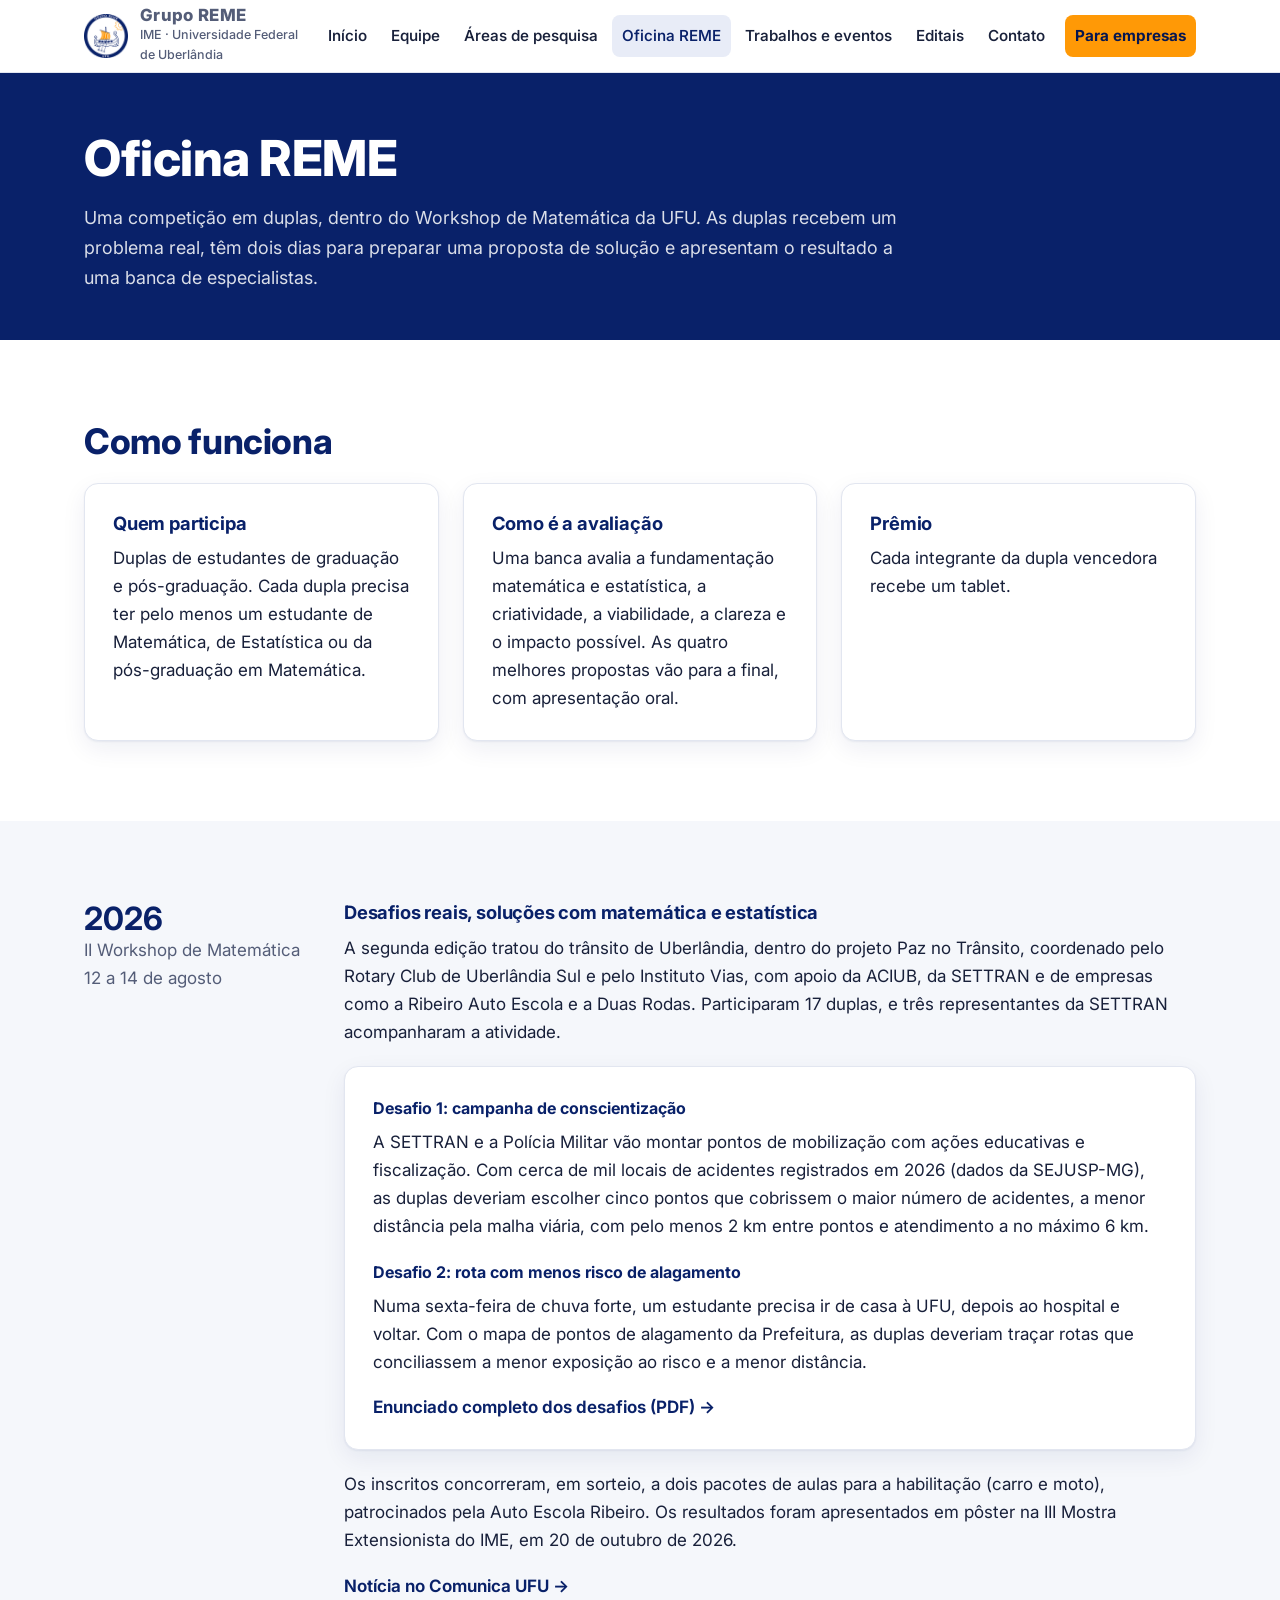
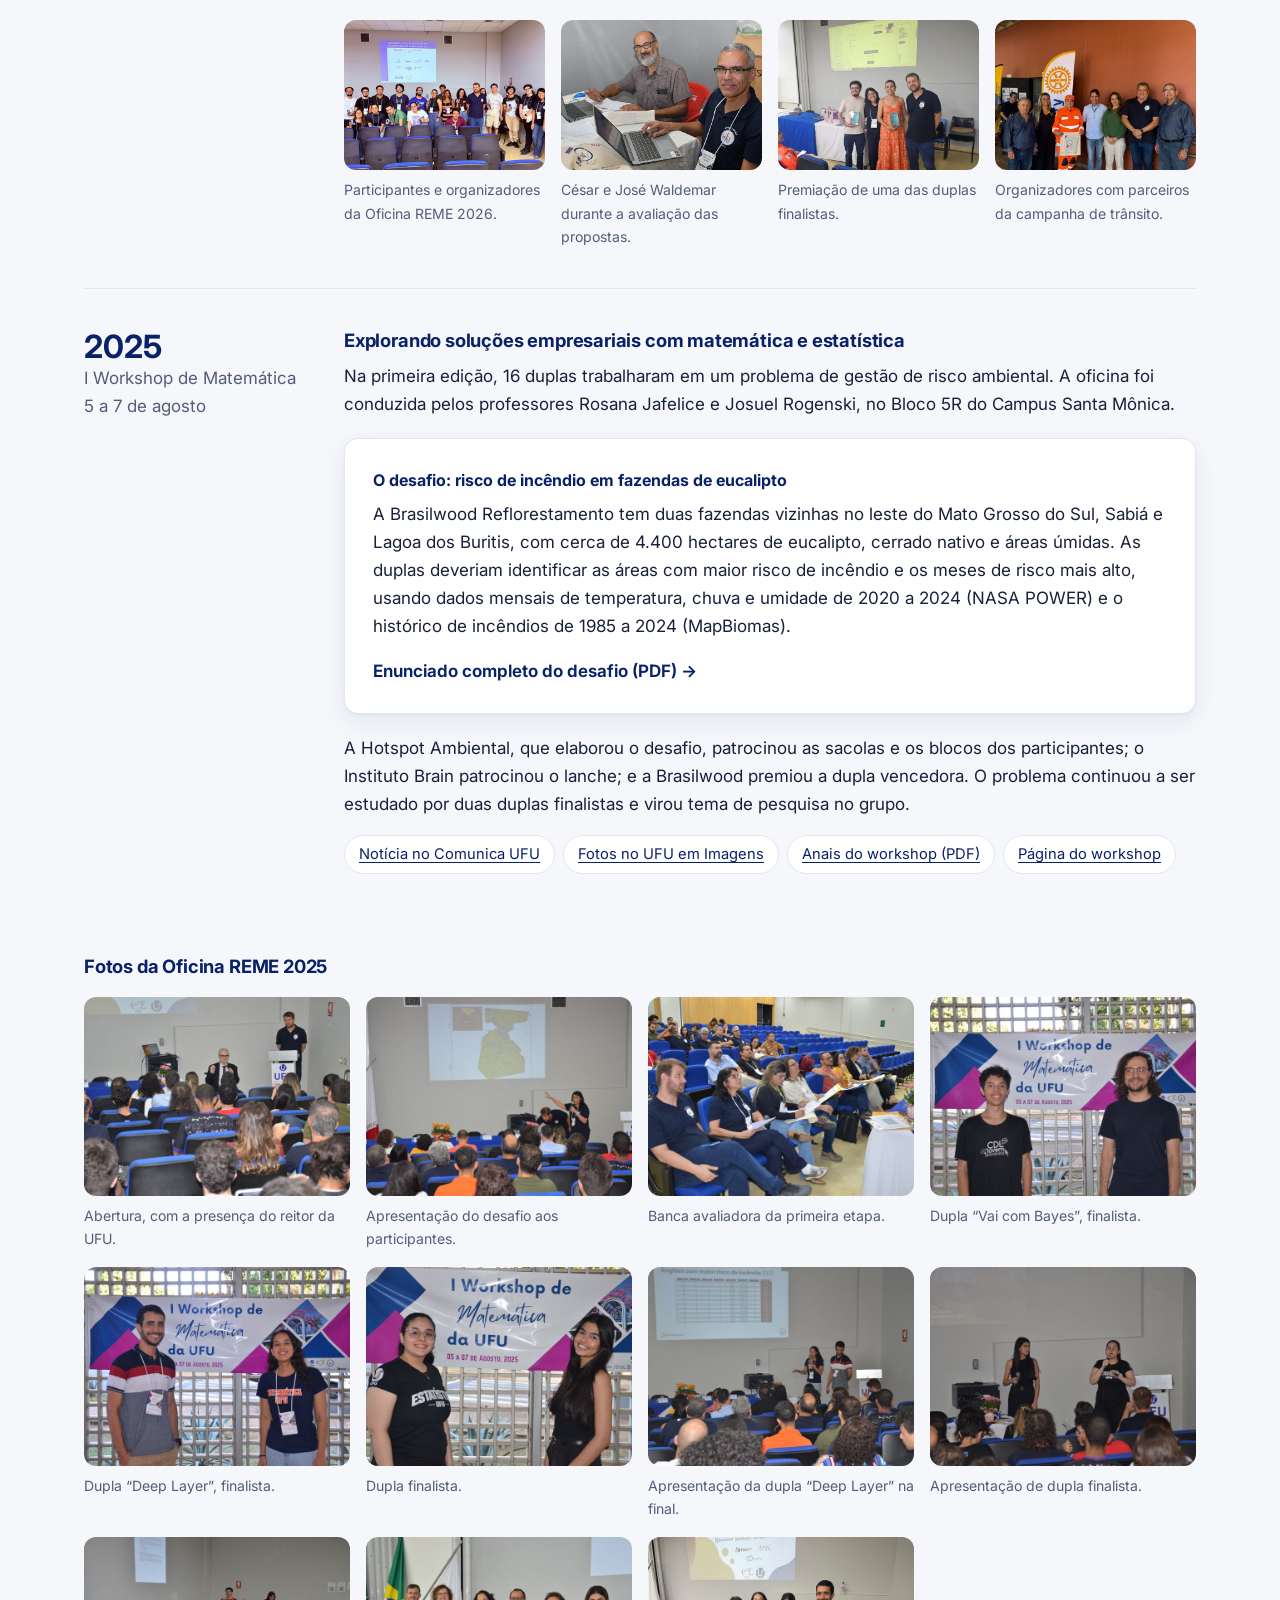
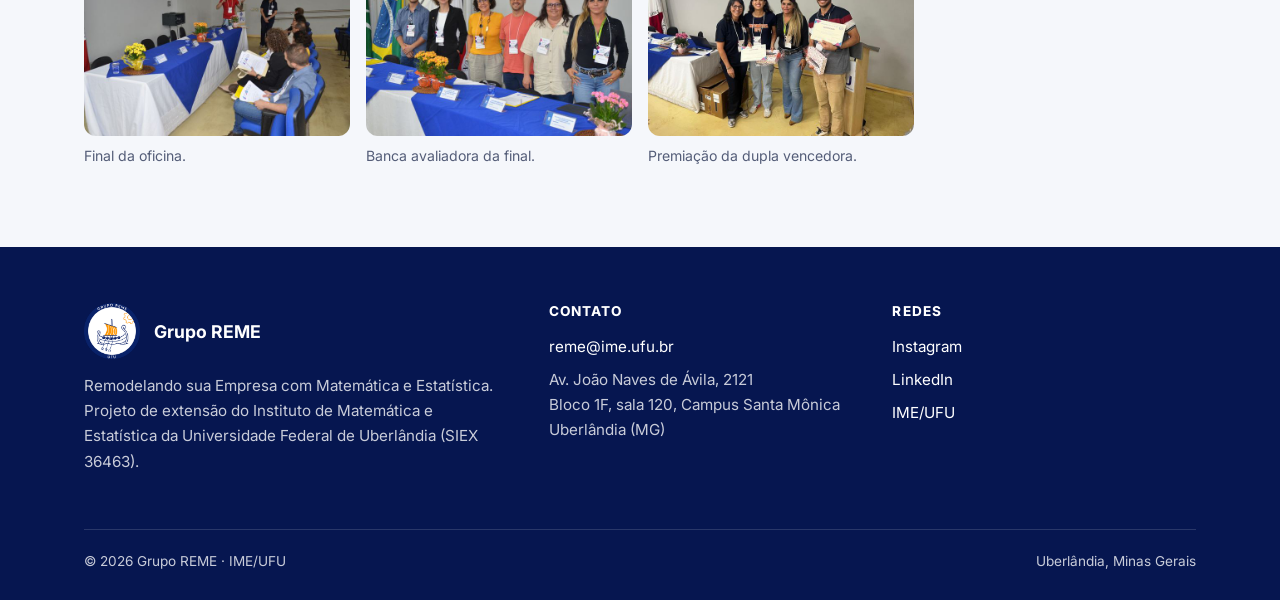
<file: oficinas.html>
<!doctype html>
<html lang="pt-BR">
<head>
<meta charset="utf-8">
<meta name="viewport" content="width=device-width, initial-scale=1">

<title>Oficina REME · Grupo REME</title>
<meta name="description" content="Competição em duplas em que estudantes da UFU usam matemática e estatística para propor soluções a um problema real, avaliadas por uma banca.">
<link rel="canonical" href="https://remeufu.github.io/oficinas.html">
<meta property="og:type" content="website">
<meta property="og:locale" content="pt_BR">
<meta property="og:site_name" content="Grupo REME">
<meta property="og:title" content="Oficina REME · Grupo REME">
<meta property="og:description" content="Competição em duplas em que estudantes da UFU usam matemática e estatística para propor soluções a um problema real, avaliadas por uma banca.">
<meta property="og:url" content="https://remeufu.github.io/oficinas.html">
<meta property="og:image" content="https://remeufu.github.io/assets/img/og-image.jpg">
<meta property="og:image:width" content="1200">
<meta property="og:image:height" content="630">
<meta property="og:image:alt" content="Equipe do Grupo REME em um evento de inovação em Uberlândia">
<meta name="twitter:card" content="summary_large_image">
<meta name="theme-color" content="#092169">
<link rel="icon" href="favicon.ico" sizes="48x48">
<link rel="icon" type="image/png" href="assets/img/favicon-64.png">
<link rel="apple-touch-icon" href="assets/img/apple-touch-icon.png">
<link rel="preconnect" href="https://fonts.googleapis.com">
<link rel="preconnect" href="https://fonts.gstatic.com" crossorigin>
<link href="https://fonts.googleapis.com/css2?family=Inter:wght@400..800&display=swap" rel="stylesheet">
<link rel="stylesheet" href="assets/css/site.css?v=20261113b">
</head>
<body>
<a class="skip-link" href="#conteudo">Pular para o conteúdo</a>
<div class="announce" data-until="2026-11-25">
  <div class="container">
    <span class="announce-tag">25 nov</span>
    <span class="announce-text">Pitch Reverso REME e estande Paz no Trânsito no II Encontro de Extensão da Pós-Graduação da UFU</span>
    <span class="announce-short">Pitch Reverso e estande do REME</span>
    <a href="index.html#proximos-eventos">Saiba mais</a>
  </div>
</div>
<header class="site-header">
  <div class="container">
    <a class="brand" href="index.html">
      <img src="assets/img/logo-reme-96.png" alt="" width="96" height="96">
      <span><strong>Grupo REME</strong><span>IME · Universidade Federal de Uberlândia</span></span>
    </a>
    <button class="nav-toggle" type="button" aria-expanded="false" aria-controls="nav" aria-label="Abrir menu">
      <svg viewBox="0 0 24 24" fill="none" stroke="currentColor" stroke-width="2" stroke-linecap="round" aria-hidden="true"><path d="M4 6h16M4 12h16M4 18h16"/></svg>
    </button>
    <nav class="nav" id="nav" aria-label="Principal">
      <ul>
        <li><a href="index.html">Início</a></li>
        <li><a href="quemsomos.html">Equipe</a></li>
        <li><a href="areas.html">Áreas de pesquisa</a></li>
        <li><a href="oficinas.html" aria-current="page">Oficina REME</a></li>
        <li><a href="projetos.html">Trabalhos e eventos</a></li>
        <li><a href="editais.html">Editais</a></li>
        <li><a href="index.html#contato">Contato</a></li>
        <li><a class="nav-cta" href="empresas.html">Para empresas</a></li>
      </ul>
    </nav>
  </div>
</header>
<main id="conteudo">
<section class="page-head">
  <div class="container">
    <h1>Oficina REME</h1>
    <p>Uma competição em duplas, dentro do Workshop de Matemática da UFU. As duplas recebem um problema real, têm dois dias para preparar uma proposta de solução e apresentam o resultado a uma banca de especialistas.</p>
  </div>
</section>

<section class="section">
  <div class="container">
    <h2>Como funciona</h2>
    <div class="grid grid-3">
      <div class="card">
        <h3>Quem participa</h3>
        <p>Duplas de estudantes de graduação e pós-graduação. Cada dupla precisa ter pelo menos um estudante de Matemática, de Estatística ou da pós-graduação em Matemática.</p>
      </div>
      <div class="card">
        <h3>Como é a avaliação</h3>
        <p>Uma banca avalia a fundamentação matemática e estatística, a criatividade, a viabilidade, a clareza e o impacto possível. As quatro melhores propostas vão para a final, com apresentação oral.</p>
      </div>
      <div class="card">
        <h3>Prêmio</h3>
        <p>Cada integrante da dupla vencedora recebe um tablet.</p>
      </div>
    </div>
  </div>
</section>

<section class="section alt">
  <div class="container">
    <h2 class="visually-hidden">Edições</h2>

    <article class="edition">
      <div class="when"><strong>2026</strong>II Workshop de Matemática<br>12 a 14 de agosto</div>
      <div>
        <h3>Desafios reais, soluções com matemática e estatística</h3>
        <p>A segunda edição tratou do trânsito de Uberlândia, dentro do projeto Paz no Trânsito, coordenado pelo Rotary Club de Uberlândia Sul e pelo Instituto Vias, com apoio da ACIUB, da SETTRAN e de empresas como a Ribeiro Auto Escola e a Duas Rodas. Participaram 17 duplas, e três representantes da SETTRAN acompanharam a atividade.</p>
        <div class="card" style="margin:20px 0">
          <h4>Desafio 1: campanha de conscientização</h4>
          <p>A SETTRAN e a Polícia Militar vão montar pontos de mobilização com ações educativas e fiscalização. Com cerca de mil locais de acidentes registrados em 2026 (dados da SEJUSP-MG), as duplas deveriam escolher cinco pontos que cobrissem o maior número de acidentes, a menor distância pela malha viária, com pelo menos 2 km entre pontos e atendimento a no máximo 6 km.</p>
          <h4>Desafio 2: rota com menos risco de alagamento</h4>
          <p>Numa sexta-feira de chuva forte, um estudante precisa ir de casa à UFU, depois ao hospital e voltar. Com o mapa de pontos de alagamento da Prefeitura, as duplas deveriam traçar rotas que conciliassem a menor exposição ao risco e a menor distância.</p>
          <p style="margin:0"><a class="link-arrow" href="pdfs/oficina-reme-2026-desafios.pdf">Enunciado completo dos desafios (PDF)</a></p>
        </div>
        <p>Os inscritos concorreram, em sorteio, a dois pacotes de aulas para a habilitação (carro e moto), patrocinados pela Auto Escola Ribeiro. Os resultados foram apresentados em pôster na III Mostra Extensionista do IME, em 20 de outubro de 2026.</p>
        <p><a class="link-arrow" href="https://comunica.ufu.br/noticias/2026/08/atividade-desafia-estudantes-criar-solucoes-matematicas-para-o-transito-de">Notícia no Comunica UFU</a></p>
        <ul class="gallery" style="margin-top:20px;grid-template-columns:repeat(auto-fill,minmax(180px,1fr))">
          <li><figure><button type="button" aria-label="Ampliar foto" data-full="assets/img/eventos-2026/3653.jpg"><img src="assets/img/eventos-2026/thumbs/3653.jpg" alt="Participantes e organizadores da Oficina REME 2026" loading="lazy" width="640" height="480"></button><figcaption>Participantes e organizadores da Oficina REME 2026.</figcaption></figure></li>
          <li><figure><button type="button" aria-label="Ampliar foto" data-full="assets/img/eventos-2026/3663.jpg"><img src="assets/img/eventos-2026/thumbs/3663.jpg" alt="César e José Waldemar durante a avaliação das propostas" loading="lazy" width="640" height="480"></button><figcaption>César e José Waldemar durante a avaliação das propostas.</figcaption></figure></li>
          <li><figure><button type="button" aria-label="Ampliar foto" data-full="assets/img/eventos-2026/3675.jpg"><img src="assets/img/eventos-2026/thumbs/3675.jpg" alt="Premiação de uma das duplas finalistas" loading="lazy" width="640" height="480"></button><figcaption>Premiação de uma das duplas finalistas.</figcaption></figure></li>
          <li><figure><button type="button" aria-label="Ampliar foto" data-full="assets/img/eventos-2026/3684.jpg"><img src="assets/img/eventos-2026/thumbs/3684.jpg" alt="Organizadores com parceiros da campanha de trânsito" loading="lazy" width="640" height="480"></button><figcaption>Organizadores com parceiros da campanha de trânsito.</figcaption></figure></li>
        </ul>
      </div>
    </article>

    <article class="edition">
      <div class="when"><strong>2025</strong>I Workshop de Matemática<br>5 a 7 de agosto</div>
      <div>
        <h3>Explorando soluções empresariais com matemática e estatística</h3>
        <p>Na primeira edição, 16 duplas trabalharam em um problema de gestão de risco ambiental. A oficina foi conduzida pelos professores Rosana Jafelice e Josuel Rogenski, no Bloco 5R do Campus Santa Mônica.</p>
        <div class="card" style="margin:20px 0">
          <h4>O desafio: risco de incêndio em fazendas de eucalipto</h4>
          <p>A Brasilwood Reflorestamento tem duas fazendas vizinhas no leste do Mato Grosso do Sul, Sabiá e Lagoa dos Buritis, com cerca de 4.400 hectares de eucalipto, cerrado nativo e áreas úmidas. As duplas deveriam identificar as áreas com maior risco de incêndio e os meses de risco mais alto, usando dados mensais de temperatura, chuva e umidade de 2020 a 2024 (NASA POWER) e o histórico de incêndios de 1985 a 2024 (MapBiomas).</p>
          <p style="margin:0"><a class="link-arrow" href="pdfs/oficina-reme-2025-desafio.pdf">Enunciado completo do desafio (PDF)</a></p>
        </div>
        <p>A Hotspot Ambiental, que elaborou o desafio, patrocinou as sacolas e os blocos dos participantes; o Instituto Brain patrocinou o lanche; e a Brasilwood premiou a dupla vencedora. O problema continuou a ser estudado por duas duplas finalistas e virou tema de pesquisa no grupo.</p>
        <ul class="tags" style="margin-bottom:1em">
          <li><a href="https://comunica.ufu.br/noticias/2025/08/da-sala-de-aula-para-o-mercado-iniciativa-da-ufu-mostra-como-matematica-pode">Notícia no Comunica UFU</a></li>
          <li><a href="https://comunica.ufu.br/ufu-em-imagens/2025/08/1deg-workshop-de-matematica-da-ufu">Fotos no UFU em Imagens</a></li>
          <li><a href="pdfs/anais_workshop_matematica_2025.pdf">Anais do workshop (PDF)</a></li>
          <li><a href="https://eventos.ufu.br/ime/wm">Página do workshop</a></li>
        </ul>
      </div>
    </article>

    <h3 style="margin:24px 0 20px">Fotos da Oficina REME 2025</h3>
    <ul class="gallery">
      <li><figure><button type="button" aria-label="Ampliar foto" data-full="assets/img/oficina-2025/dsc_5380.jpg"><img src="assets/img/oficina-2025/thumbs/dsc_5380.jpg" alt="Auditório lotado durante a abertura da oficina" loading="lazy" width="640" height="480"></button><figcaption>Abertura, com a presença do reitor da UFU.</figcaption></figure></li>
      <li><figure><button type="button" aria-label="Ampliar foto" data-full="assets/img/oficina-2025/dsc_5383.jpg"><img src="assets/img/oficina-2025/thumbs/dsc_5383.jpg" alt="Apresentação do desafio com mapa de risco de incêndio projetado" loading="lazy" width="640" height="480"></button><figcaption>Apresentação do desafio aos participantes.</figcaption></figure></li>
      <li><figure><button type="button" aria-label="Ampliar foto" data-full="assets/img/oficina-2025/dsc_5388.jpg"><img src="assets/img/oficina-2025/thumbs/dsc_5388.jpg" alt="Membros da banca sentados na primeira fila do auditório" loading="lazy" width="640" height="480"></button><figcaption>Banca avaliadora da primeira etapa.</figcaption></figure></li>
      <li><figure><button type="button" aria-label="Ampliar foto" data-full="assets/img/oficina-2025/dsc_5403.jpg"><img src="assets/img/oficina-2025/thumbs/dsc_5403.jpg" alt="Dupla Vai com Bayes em frente ao banner do workshop" loading="lazy" width="640" height="480"></button><figcaption>Dupla “Vai com Bayes”, finalista.</figcaption></figure></li>
      <li><figure><button type="button" aria-label="Ampliar foto" data-full="assets/img/oficina-2025/dsc_5408.jpg"><img src="assets/img/oficina-2025/thumbs/dsc_5408.jpg" alt="Dupla Deep Layer em frente ao banner do workshop" loading="lazy" width="640" height="480"></button><figcaption>Dupla “Deep Layer”, finalista.</figcaption></figure></li>
      <li><figure><button type="button" aria-label="Ampliar foto" data-full="assets/img/oficina-2025/dsc_5437.jpg"><img src="assets/img/oficina-2025/thumbs/dsc_5437.jpg" alt="Dupla finalista em frente ao banner do workshop" loading="lazy" width="640" height="480"></button><figcaption>Dupla finalista.</figcaption></figure></li>
      <li><figure><button type="button" aria-label="Ampliar foto" data-full="assets/img/oficina-2025/dsc_5407.jpg"><img src="assets/img/oficina-2025/thumbs/dsc_5407.jpg" alt="Dupla apresenta sua proposta no palco" loading="lazy" width="640" height="480"></button><figcaption>Apresentação da dupla “Deep Layer” na final.</figcaption></figure></li>
      <li><figure><button type="button" aria-label="Ampliar foto" data-full="assets/img/oficina-2025/dsc_5410.jpg"><img src="assets/img/oficina-2025/thumbs/dsc_5410.jpg" alt="Dupla apresenta sua proposta ao microfone" loading="lazy" width="640" height="480"></button><figcaption>Apresentação de dupla finalista.</figcaption></figure></li>
      <li><figure><button type="button" aria-label="Ampliar foto" data-full="assets/img/oficina-2025/dsc_5443.jpg"><img src="assets/img/oficina-2025/thumbs/dsc_5443.jpg" alt="Mesa da banca e dupla se apresentando ao fundo" loading="lazy" width="640" height="480"></button><figcaption>Final da oficina.</figcaption></figure></li>
      <li><figure><button type="button" aria-label="Ampliar foto" data-full="assets/img/oficina-2025/dsc_5447.jpg"><img src="assets/img/oficina-2025/thumbs/dsc_5447.jpg" alt="Membros da banca avaliadora em frente às bandeiras" loading="lazy" width="640" height="480"></button><figcaption>Banca avaliadora da final.</figcaption></figure></li>
      <li><figure><button type="button" aria-label="Ampliar foto" data-full="assets/img/oficina-2025/premiacao.jpg"><img src="assets/img/oficina-2025/thumbs/premiacao.jpg" alt="Dupla vencedora com certificados ao lado das organizadoras" loading="lazy" width="640" height="480"></button><figcaption>Premiação da dupla vencedora.</figcaption></figure></li>
    </ul>
  </div>
</section>
</main>
<footer class="site-footer">
  <div class="container">
    <div class="footer-grid">
      <div>
        <div class="footer-brand">
          <img src="assets/img/logo-reme-192.png" alt="" width="192" height="192">
          <strong>Grupo REME</strong>
        </div>
        <p>Remodelando sua Empresa com Matemática e Estatística. Projeto de extensão do Instituto de Matemática e Estatística da Universidade Federal de Uberlândia (SIEX 36463).</p>
      </div>
      <div>
        <h2>Contato</h2>
        <ul>
          <li><a href="mailto:reme@ime.ufu.br">reme@ime.ufu.br</a></li>
          <li>Av. João Naves de Ávila, 2121<br>Bloco 1F, sala 120, Campus Santa Mônica<br>Uberlândia (MG)</li>
        </ul>
      </div>
      <div>
        <h2>Redes</h2>
        <ul>
          <li><a href="https://www.instagram.com/gruporemeufu">Instagram</a></li>
          <li><a href="https://www.linkedin.com/company/gruporeme">LinkedIn</a></li>
          <li><a href="https://ime.ufu.br">IME/UFU</a></li>
        </ul>
      </div>
    </div>
    <div class="footer-bottom">
      <span>© <span data-year>2026</span> Grupo REME · IME/UFU</span>
      <span>Uberlândia, Minas Gerais</span>
    </div>
  </div>
</footer>
<script src="assets/js/site.js?v=20261026" defer></script>
</body>
</html>
</file>
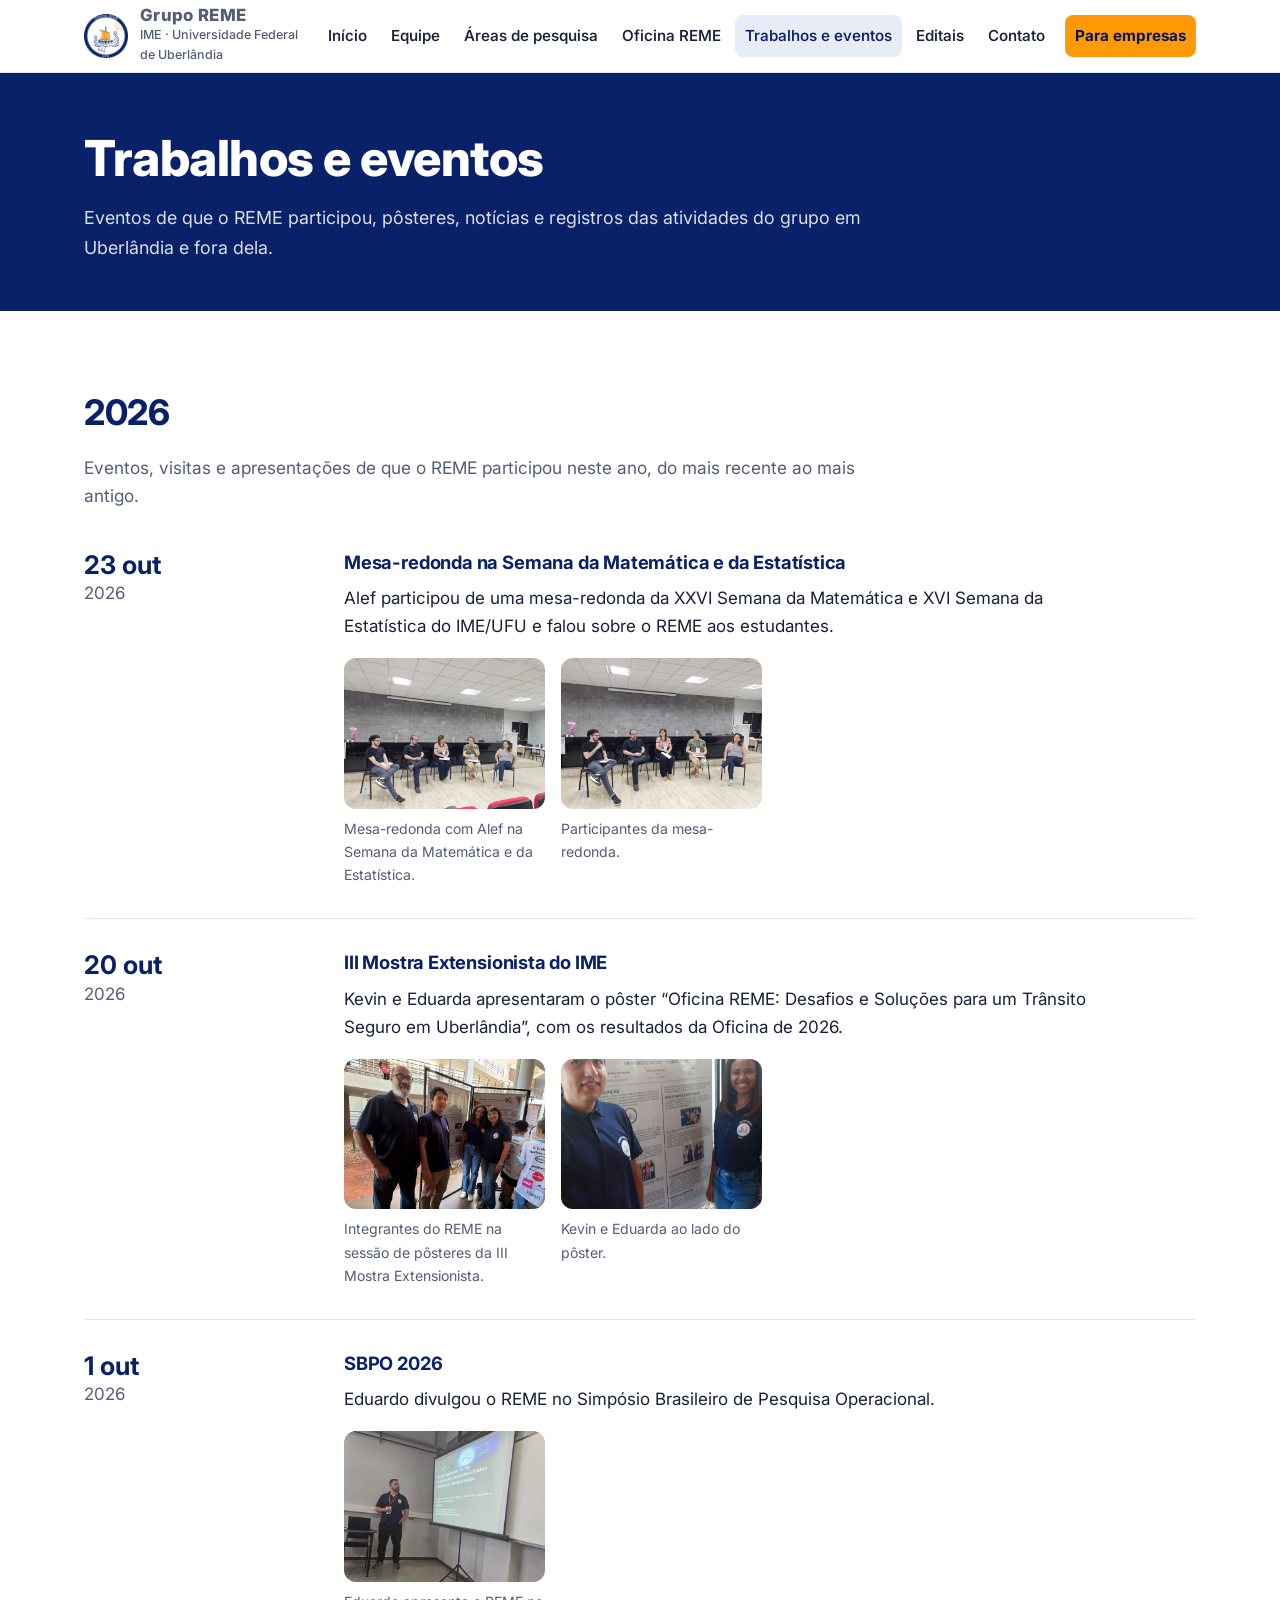
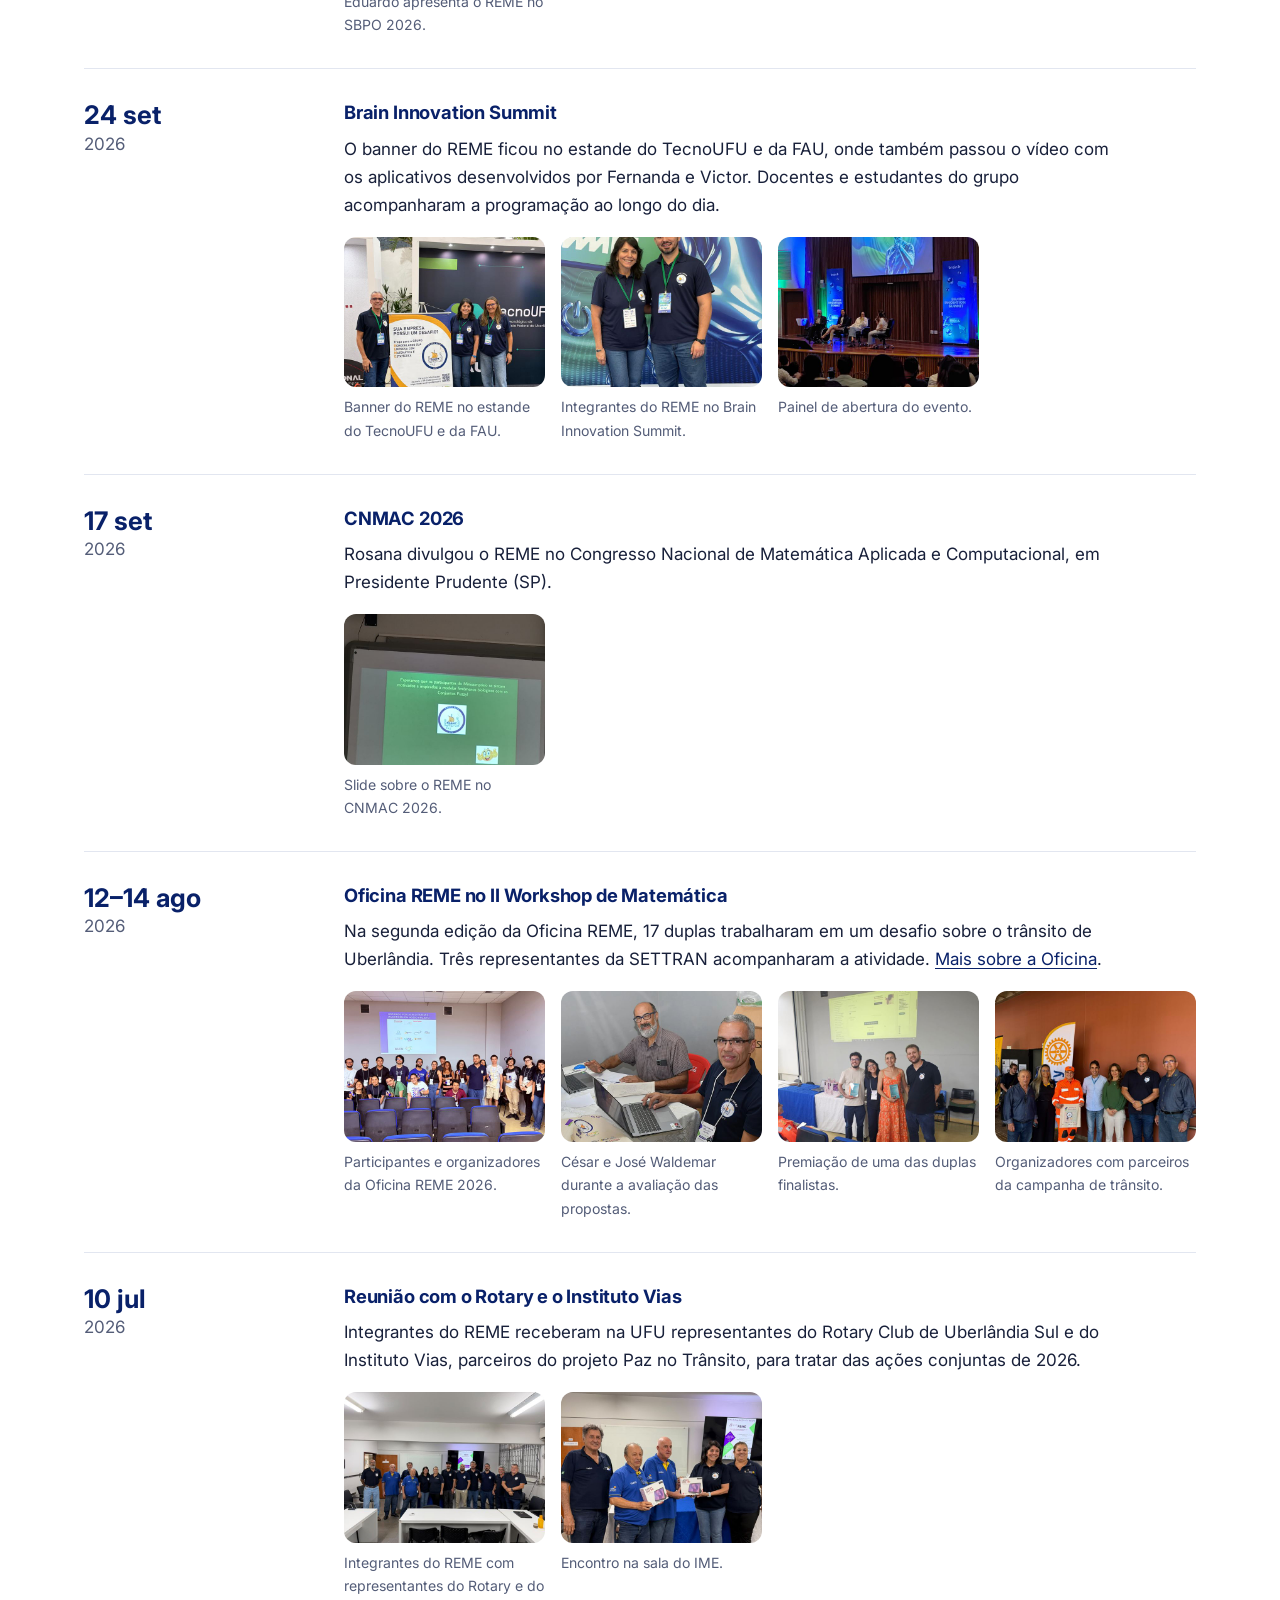
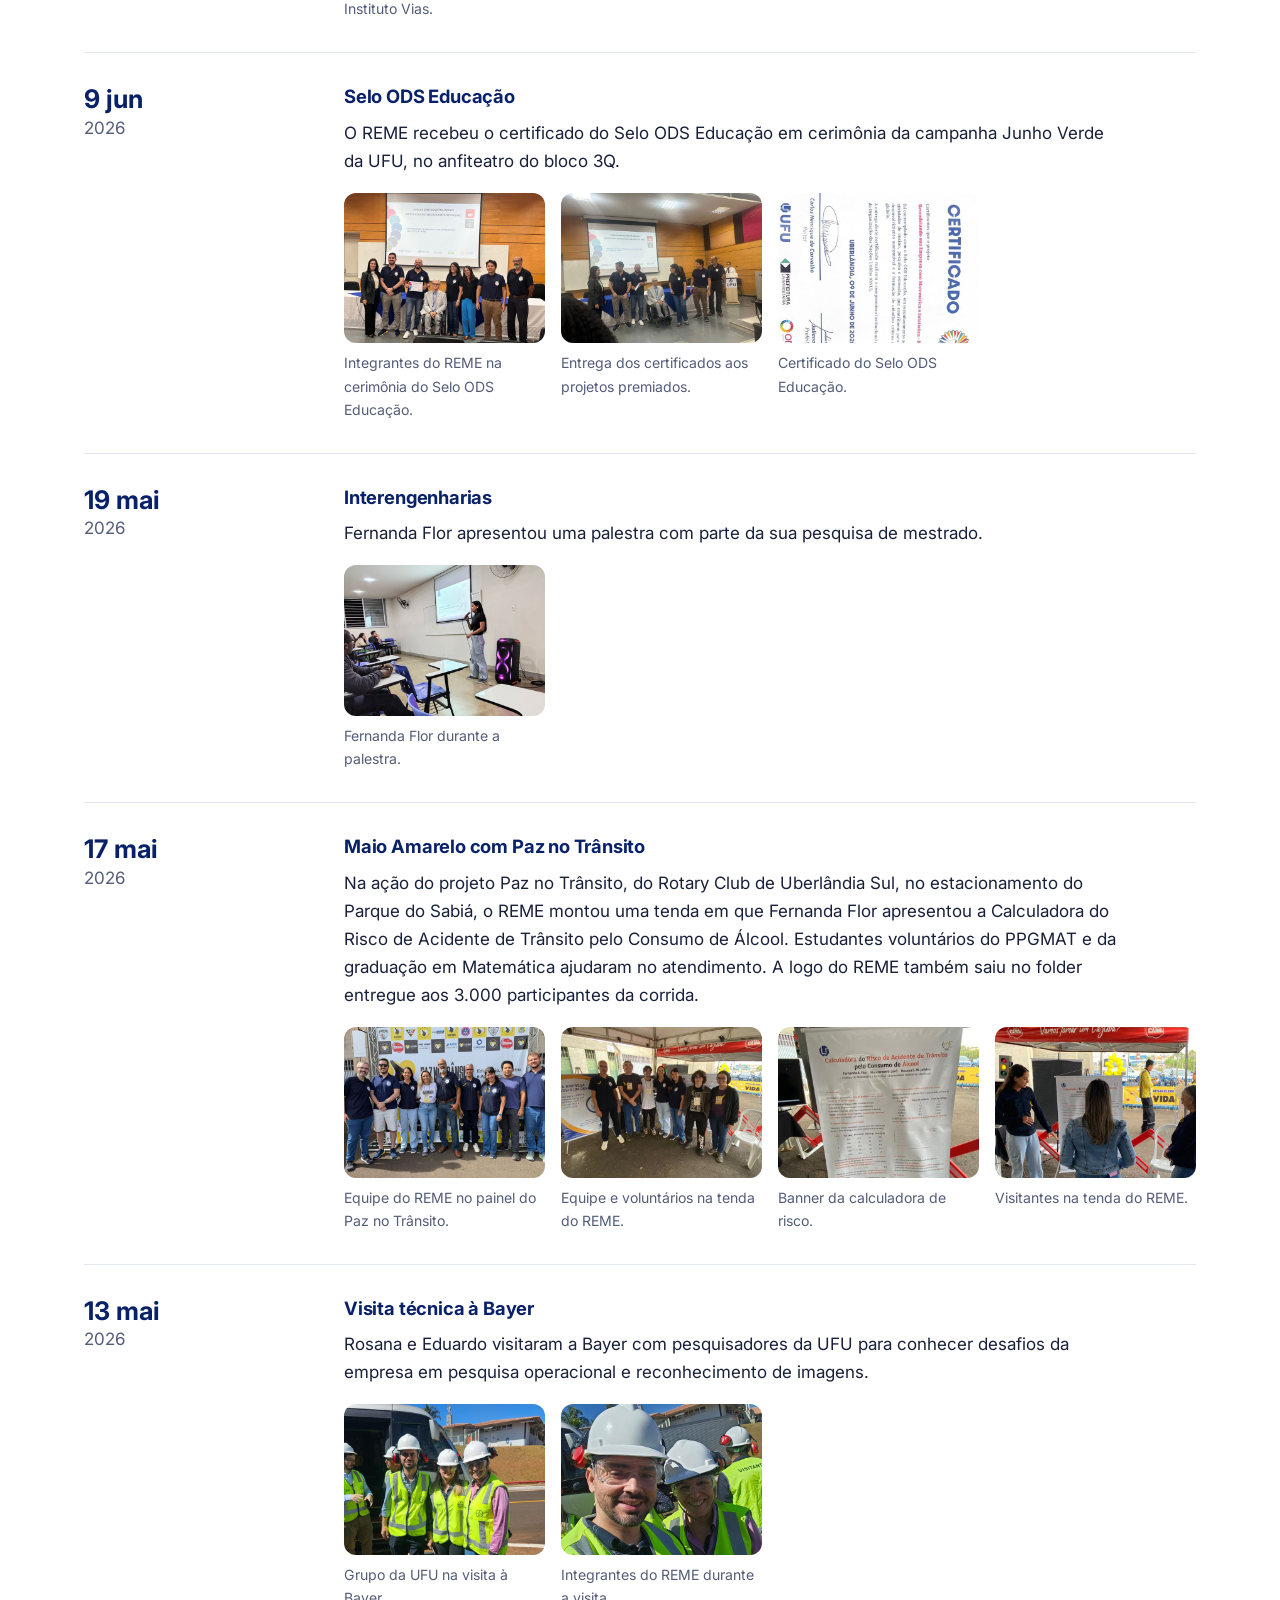
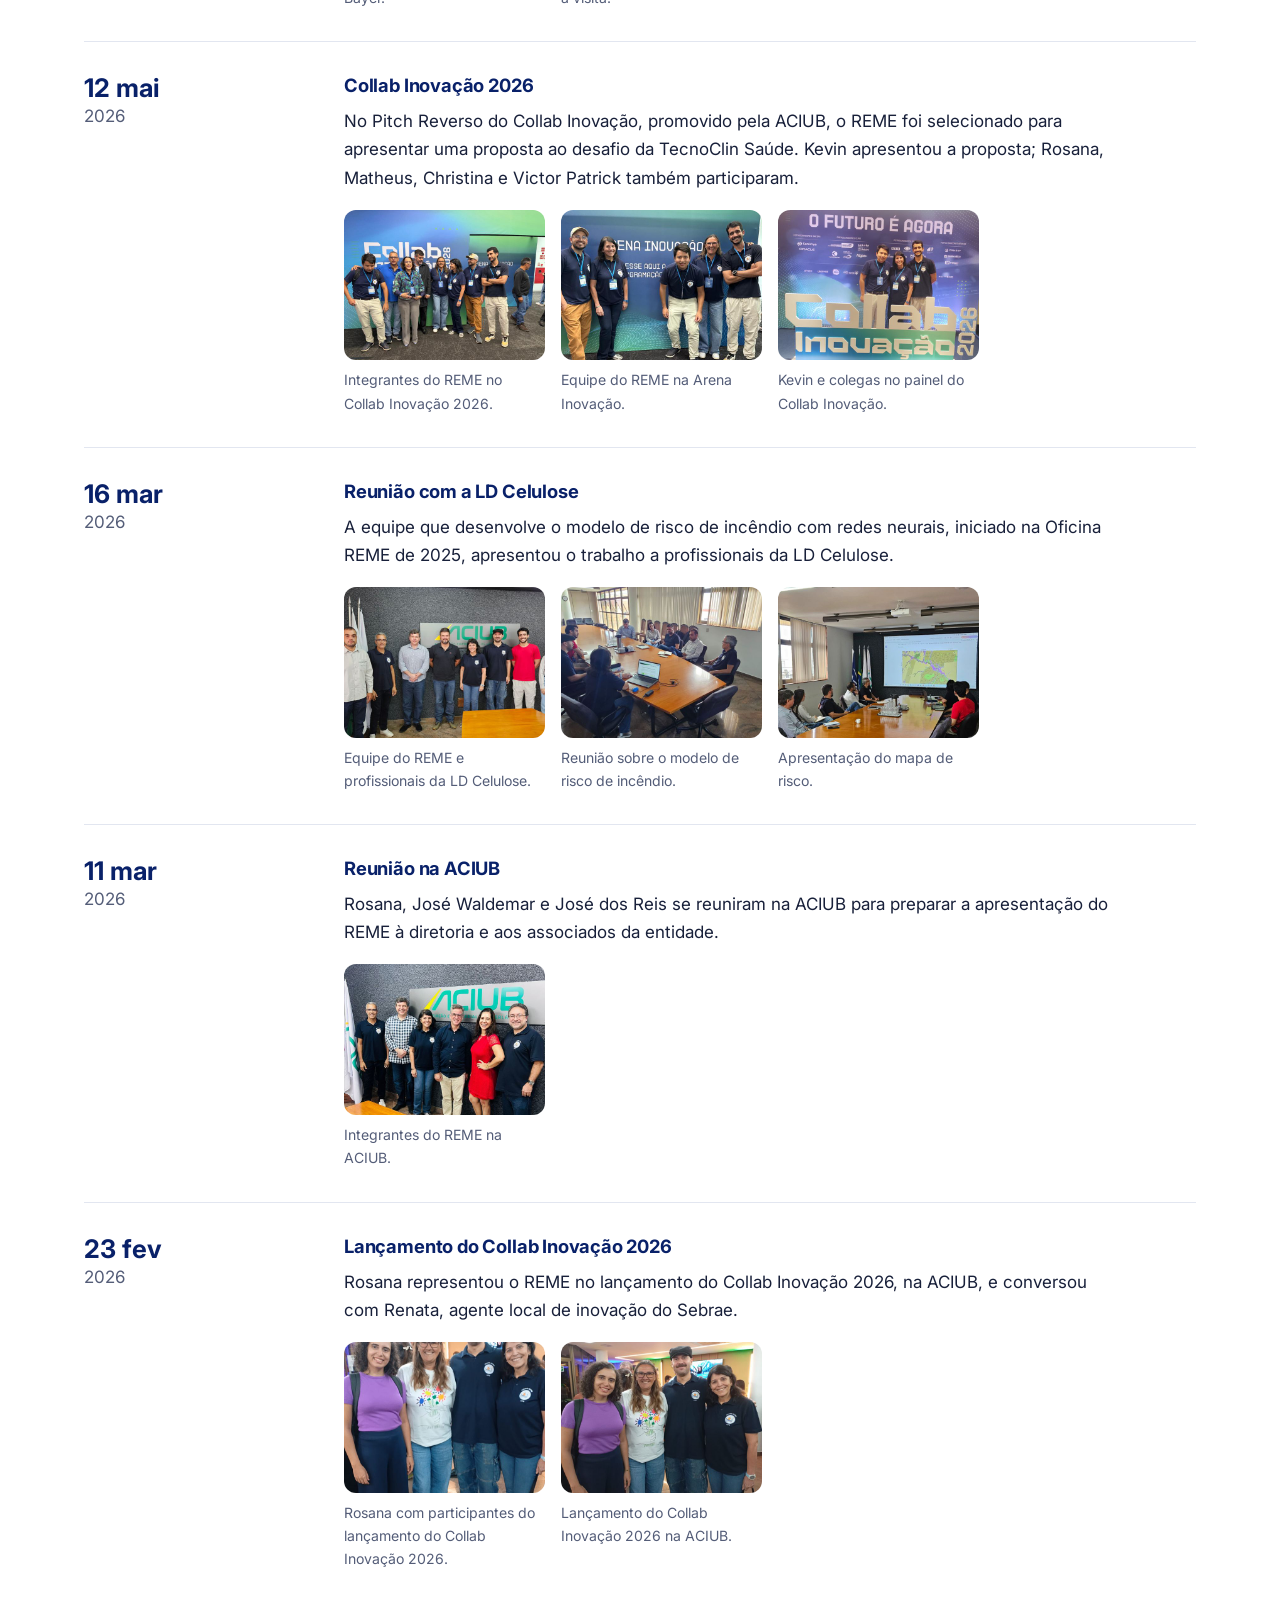
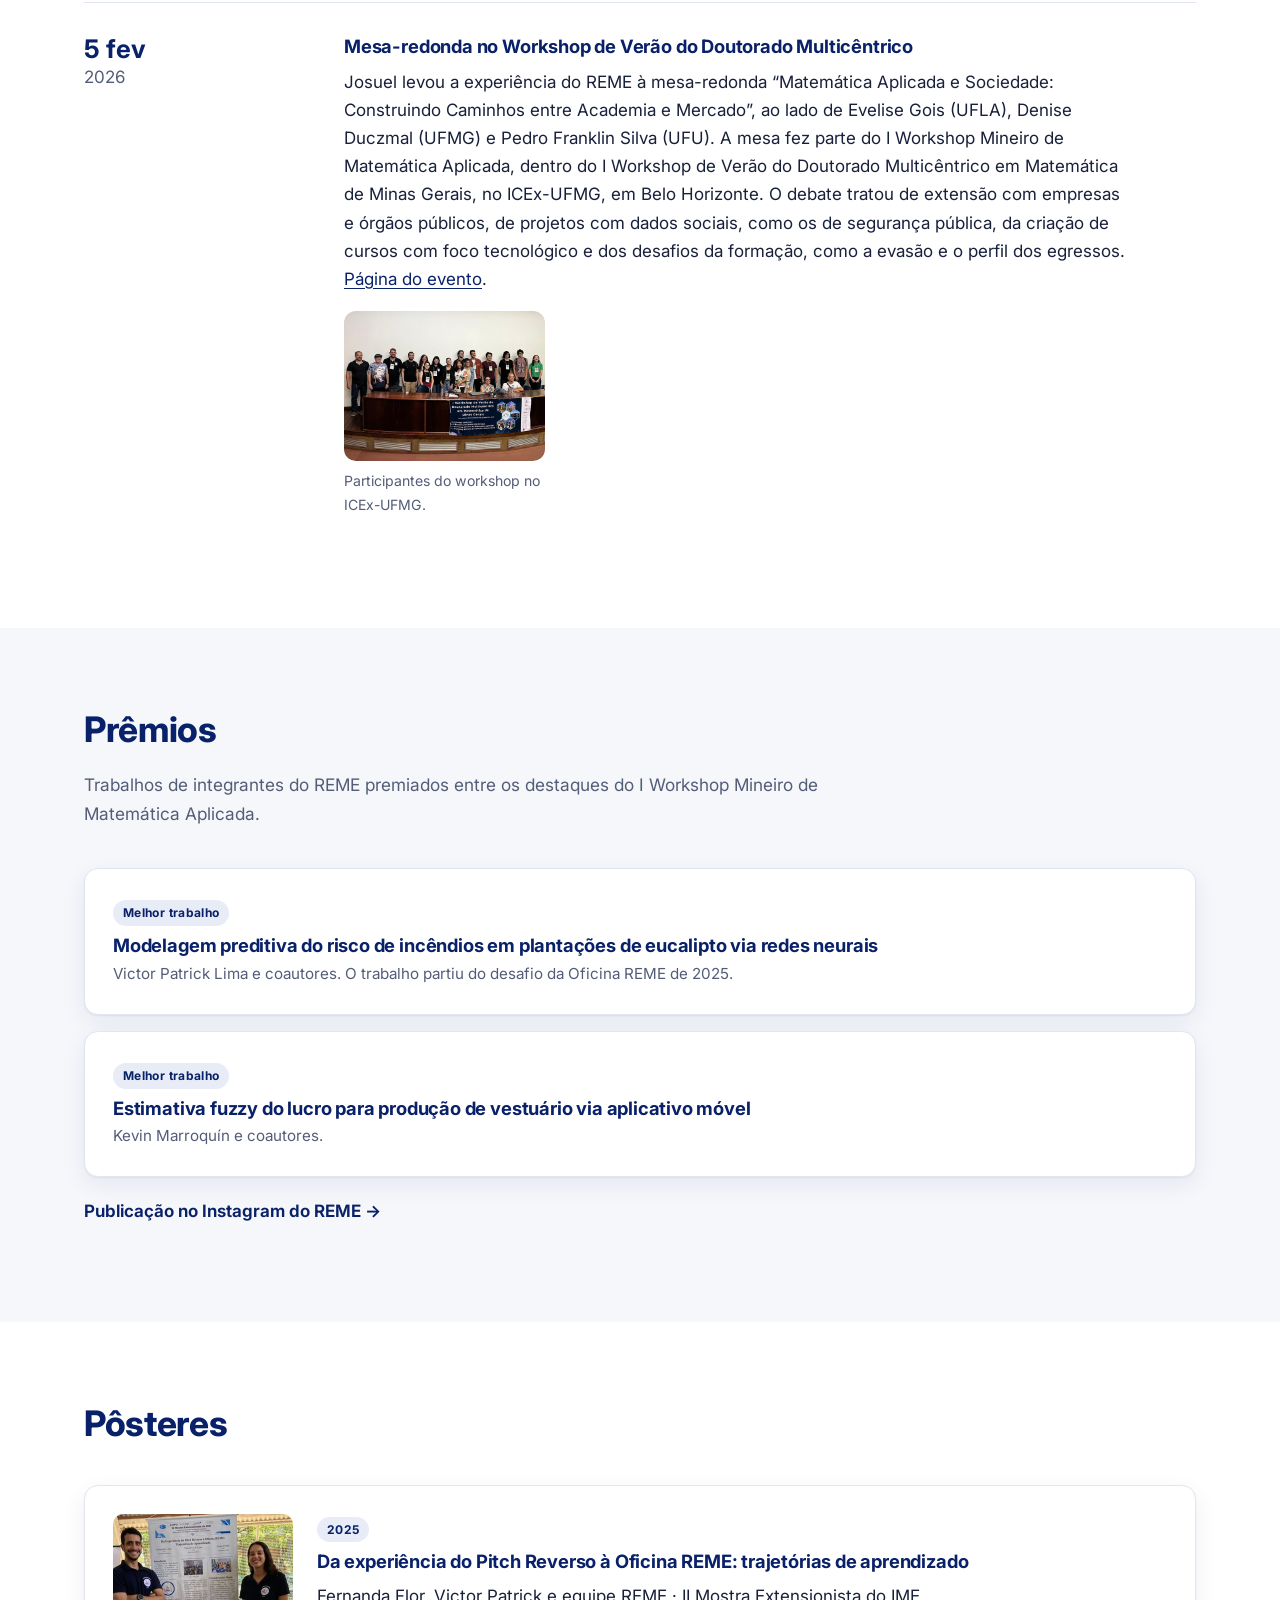
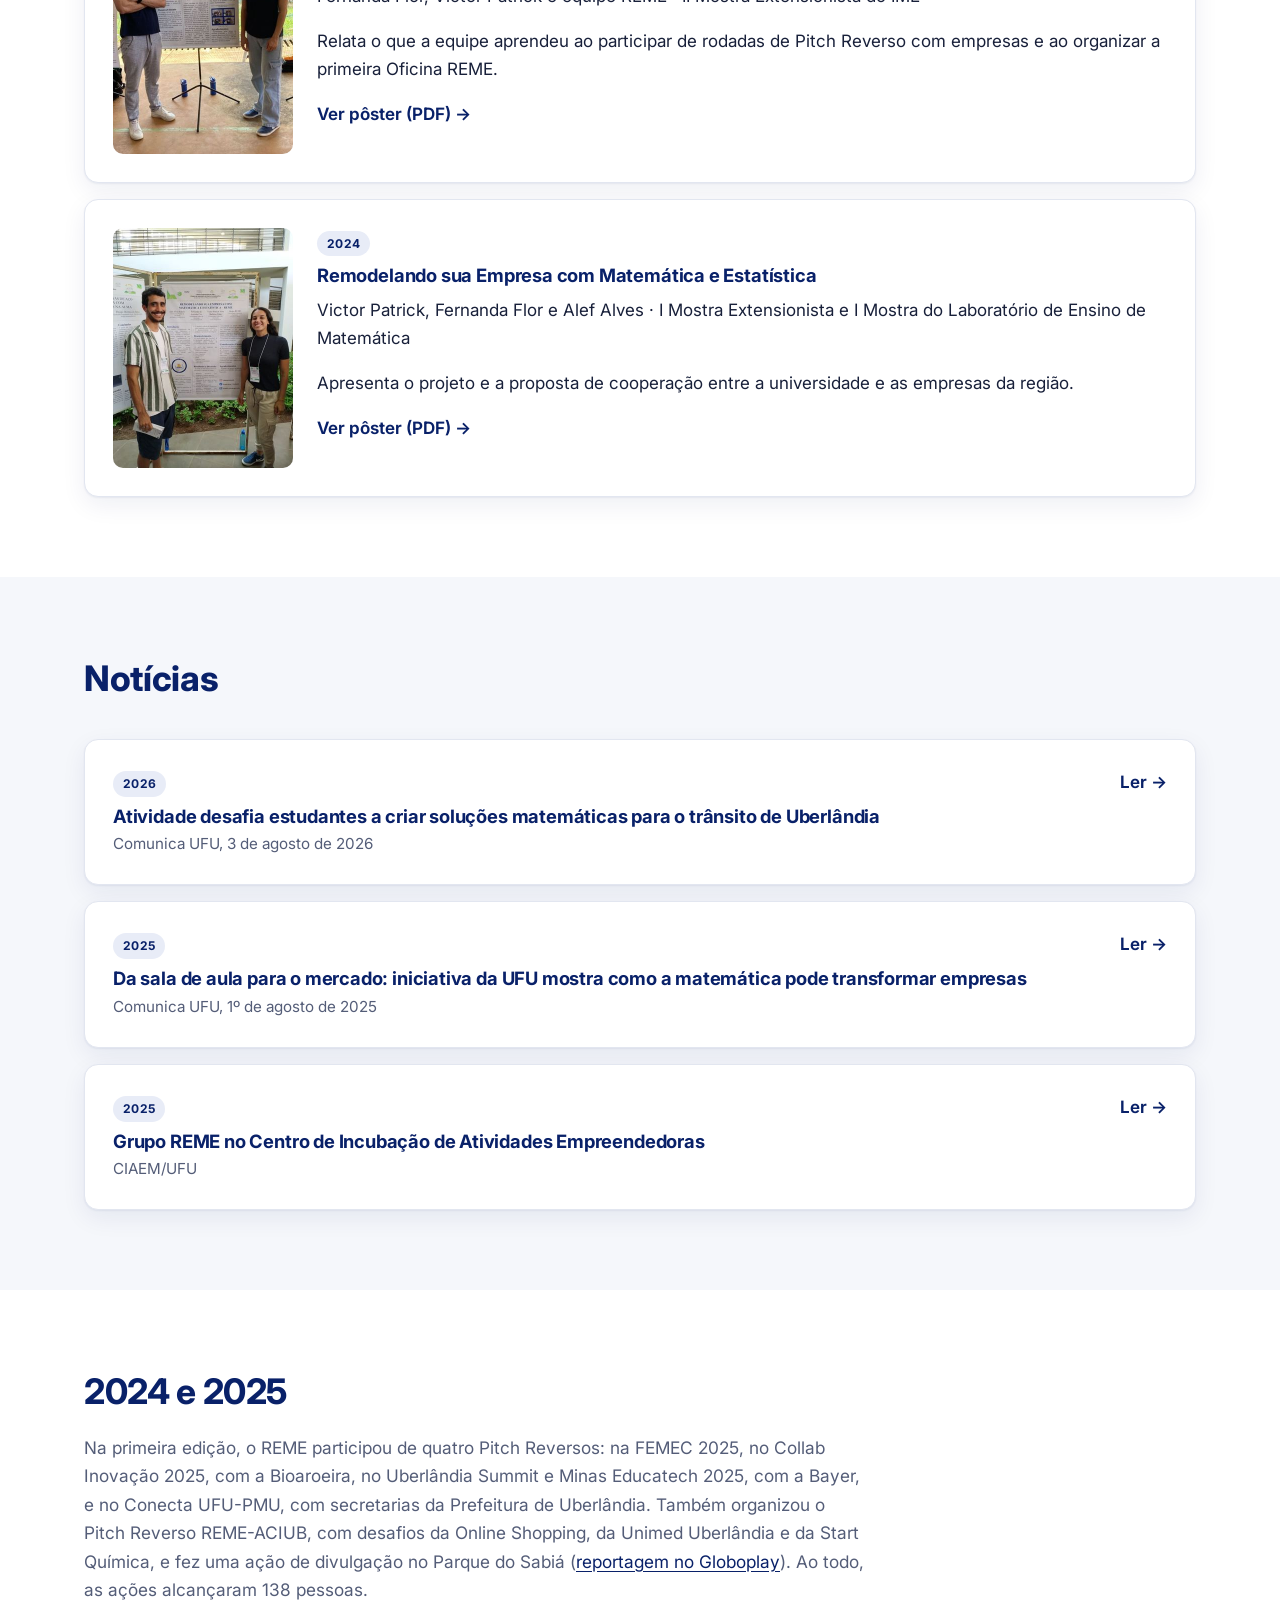
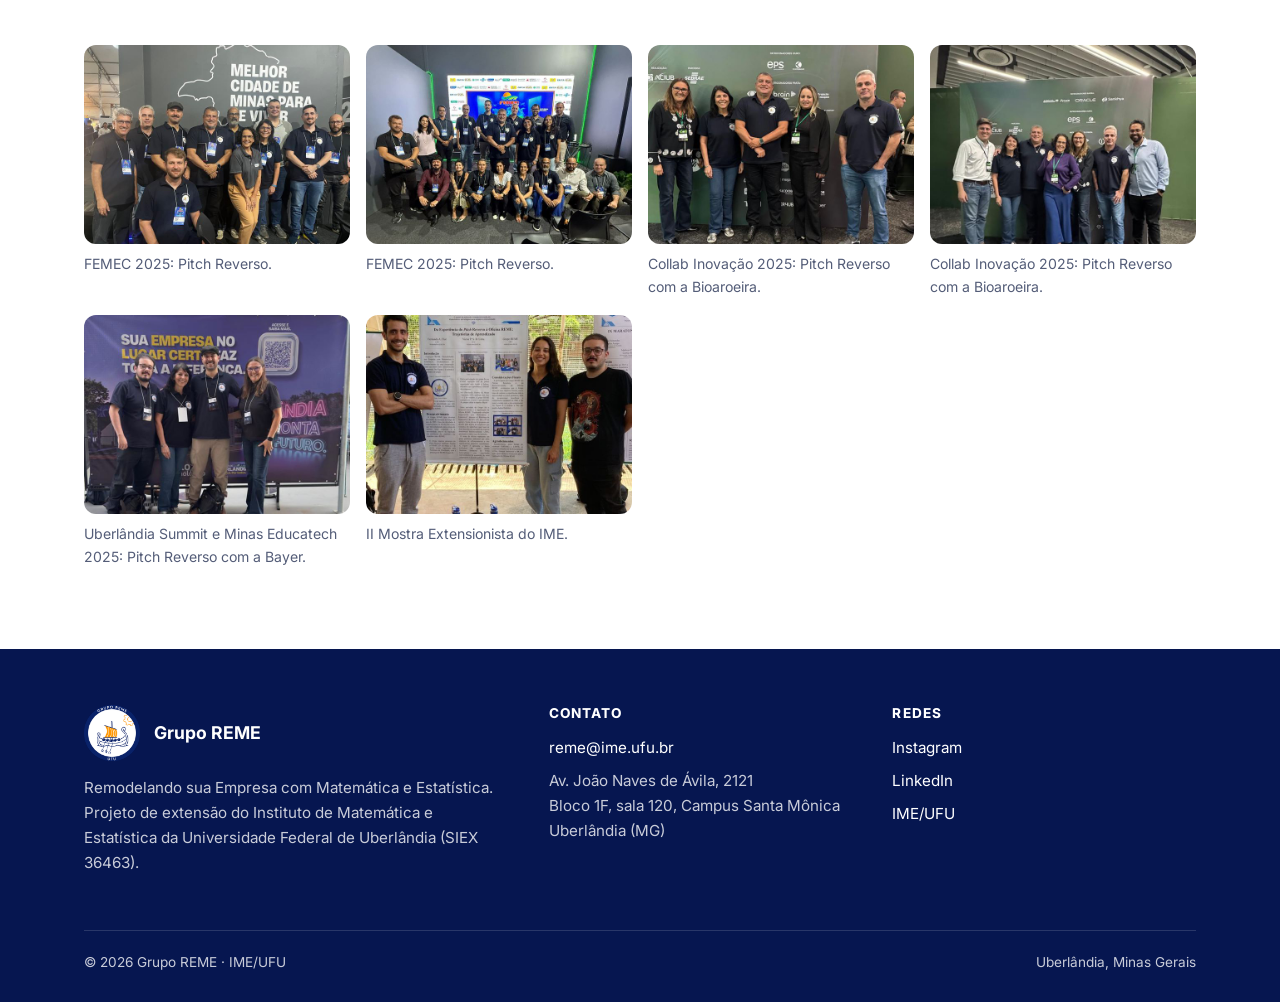
<file: projetos.html>
<!doctype html>
<html lang="pt-BR">
<head>
<meta charset="utf-8">
<meta name="viewport" content="width=device-width, initial-scale=1">

<title>Trabalhos e eventos · Grupo REME</title>
<meta name="description" content="Pôsteres, publicações e participação do Grupo REME em eventos de inovação e extensão em Uberlândia.">
<link rel="canonical" href="https://remeufu.github.io/projetos.html">
<meta property="og:type" content="website">
<meta property="og:locale" content="pt_BR">
<meta property="og:site_name" content="Grupo REME">
<meta property="og:title" content="Trabalhos e eventos · Grupo REME">
<meta property="og:description" content="Pôsteres, publicações e participação do Grupo REME em eventos de inovação e extensão em Uberlândia.">
<meta property="og:url" content="https://remeufu.github.io/projetos.html">
<meta property="og:image" content="https://remeufu.github.io/assets/img/og-image.jpg">
<meta property="og:image:width" content="1200">
<meta property="og:image:height" content="630">
<meta property="og:image:alt" content="Equipe do Grupo REME em um evento de inovação em Uberlândia">
<meta name="twitter:card" content="summary_large_image">
<meta name="theme-color" content="#092169">
<link rel="icon" href="favicon.ico" sizes="48x48">
<link rel="icon" type="image/png" href="assets/img/favicon-64.png">
<link rel="apple-touch-icon" href="assets/img/apple-touch-icon.png">
<link rel="preconnect" href="https://fonts.googleapis.com">
<link rel="preconnect" href="https://fonts.gstatic.com" crossorigin>
<link href="https://fonts.googleapis.com/css2?family=Inter:wght@400..800&display=swap" rel="stylesheet">
<link rel="stylesheet" href="assets/css/site.css?v=20261113b">
</head>
<body>
<a class="skip-link" href="#conteudo">Pular para o conteúdo</a>
<div class="announce" data-until="2026-11-25">
  <div class="container">
    <span class="announce-tag">25 nov</span>
    <span class="announce-text">Pitch Reverso REME e estande Paz no Trânsito no II Encontro de Extensão da Pós-Graduação da UFU</span>
    <span class="announce-short">Pitch Reverso e estande do REME</span>
    <a href="index.html#proximos-eventos">Saiba mais</a>
  </div>
</div>
<header class="site-header">
  <div class="container">
    <a class="brand" href="index.html">
      <img src="assets/img/logo-reme-96.png" alt="" width="96" height="96">
      <span><strong>Grupo REME</strong><span>IME · Universidade Federal de Uberlândia</span></span>
    </a>
    <button class="nav-toggle" type="button" aria-expanded="false" aria-controls="nav" aria-label="Abrir menu">
      <svg viewBox="0 0 24 24" fill="none" stroke="currentColor" stroke-width="2" stroke-linecap="round" aria-hidden="true"><path d="M4 6h16M4 12h16M4 18h16"/></svg>
    </button>
    <nav class="nav" id="nav" aria-label="Principal">
      <ul>
        <li><a href="index.html">Início</a></li>
        <li><a href="quemsomos.html">Equipe</a></li>
        <li><a href="areas.html">Áreas de pesquisa</a></li>
        <li><a href="oficinas.html">Oficina REME</a></li>
        <li><a href="projetos.html" aria-current="page">Trabalhos e eventos</a></li>
        <li><a href="editais.html">Editais</a></li>
        <li><a href="index.html#contato">Contato</a></li>
        <li><a class="nav-cta" href="empresas.html">Para empresas</a></li>
      </ul>
    </nav>
  </div>
</header>
<main id="conteudo">
<section class="page-head">
  <div class="container">
    <h1>Trabalhos e eventos</h1>
    <p>Eventos de que o REME participou, pôsteres, notícias e registros das atividades do grupo em Uberlândia e fora dela.</p>
  </div>
</section>

<section class="section">
  <div class="container">
    <div class="section-head">
      <h2>2026</h2>
      <p>Eventos, visitas e apresentações de que o REME participou neste ano, do mais recente ao mais antigo.</p>
    </div>
    <article class="edition event">
      <div class="when"><strong>23 out</strong>2026</div>
      <div>
        <h3>Mesa-redonda na Semana da Matemática e da Estatística</h3>
        <p>Alef participou de uma mesa-redonda da XXVI Semana da Matemática e XVI Semana da Estatística do IME/UFU e falou sobre o REME aos estudantes.</p>
        <ul class="gallery">
          <li><figure><button type="button" aria-label="Ampliar foto" data-full="assets/img/eventos-2026/3924.jpg"><img src="assets/img/eventos-2026/thumbs/3924.jpg" alt="Mesa-redonda com Alef na Semana da Matemática e da Estatística" loading="lazy" width="640" height="480"></button><figcaption>Mesa-redonda com Alef na Semana da Matemática e da Estatística.</figcaption></figure></li>
          <li><figure><button type="button" aria-label="Ampliar foto" data-full="assets/img/eventos-2026/3929.jpg"><img src="assets/img/eventos-2026/thumbs/3929.jpg" alt="Participantes da mesa-redonda" loading="lazy" width="640" height="480"></button><figcaption>Participantes da mesa-redonda.</figcaption></figure></li>
        </ul>
      </div>
    </article>
    <article class="edition event">
      <div class="when"><strong>20 out</strong>2026</div>
      <div>
        <h3>III Mostra Extensionista do IME</h3>
        <p>Kevin e Eduarda apresentaram o pôster “Oficina REME: Desafios e Soluções para um Trânsito Seguro em Uberlândia”, com os resultados da Oficina de 2026.</p>
        <ul class="gallery">
          <li><figure><button type="button" aria-label="Ampliar foto" data-full="assets/img/eventos-2026/3913.jpg"><img src="assets/img/eventos-2026/thumbs/3913.jpg" alt="Integrantes do REME na sessão de pôsteres da III Mostra Extensionista" loading="lazy" width="640" height="480"></button><figcaption>Integrantes do REME na sessão de pôsteres da III Mostra Extensionista.</figcaption></figure></li>
          <li><figure><button type="button" aria-label="Ampliar foto" data-full="assets/img/eventos-2026/3911.jpg"><img src="assets/img/eventos-2026/thumbs/3911.jpg" alt="Kevin e Eduarda ao lado do pôster" loading="lazy" width="640" height="480"></button><figcaption>Kevin e Eduarda ao lado do pôster.</figcaption></figure></li>
        </ul>
      </div>
    </article>
    <article class="edition event">
      <div class="when"><strong>1 out</strong>2026</div>
      <div>
        <h3>SBPO 2026</h3>
        <p>Eduardo divulgou o REME no Simpósio Brasileiro de Pesquisa Operacional.</p>
        <ul class="gallery">
          <li><figure><button type="button" aria-label="Ampliar foto" data-full="assets/img/eventos-2026/3810.jpg"><img src="assets/img/eventos-2026/thumbs/3810.jpg" alt="Eduardo apresenta o REME no SBPO 2026" loading="lazy" width="640" height="480"></button><figcaption>Eduardo apresenta o REME no SBPO 2026.</figcaption></figure></li>
        </ul>
      </div>
    </article>
    <article class="edition event">
      <div class="when"><strong>24 set</strong>2026</div>
      <div>
        <h3>Brain Innovation Summit</h3>
        <p>O banner do REME ficou no estande do TecnoUFU e da FAU, onde também passou o vídeo com os aplicativos desenvolvidos por Fernanda e Victor. Docentes e estudantes do grupo acompanharam a programação ao longo do dia.</p>
        <ul class="gallery">
          <li><figure><button type="button" aria-label="Ampliar foto" data-full="assets/img/eventos-2026/3786.jpg"><img src="assets/img/eventos-2026/thumbs/3786.jpg" alt="Banner do REME no estande do TecnoUFU e da FAU" loading="lazy" width="640" height="480"></button><figcaption>Banner do REME no estande do TecnoUFU e da FAU.</figcaption></figure></li>
          <li><figure><button type="button" aria-label="Ampliar foto" data-full="assets/img/eventos-2026/3785.jpg"><img src="assets/img/eventos-2026/thumbs/3785.jpg" alt="Integrantes do REME no Brain Innovation Summit" loading="lazy" width="640" height="480"></button><figcaption>Integrantes do REME no Brain Innovation Summit.</figcaption></figure></li>
          <li><figure><button type="button" aria-label="Ampliar foto" data-full="assets/img/eventos-2026/3778.jpg"><img src="assets/img/eventos-2026/thumbs/3778.jpg" alt="Painel de abertura do evento" loading="lazy" width="640" height="480"></button><figcaption>Painel de abertura do evento.</figcaption></figure></li>
        </ul>
      </div>
    </article>
    <article class="edition event">
      <div class="when"><strong>17 set</strong>2026</div>
      <div>
        <h3>CNMAC 2026</h3>
        <p>Rosana divulgou o REME no Congresso Nacional de Matemática Aplicada e Computacional, em Presidente Prudente (SP).</p>
        <ul class="gallery">
          <li><figure><button type="button" aria-label="Ampliar foto" data-full="assets/img/eventos-2026/3741.jpg"><img src="assets/img/eventos-2026/thumbs/3741.jpg" alt="Slide sobre o REME no CNMAC 2026" loading="lazy" width="640" height="480"></button><figcaption>Slide sobre o REME no CNMAC 2026.</figcaption></figure></li>
        </ul>
      </div>
    </article>
    <article class="edition event">
      <div class="when"><strong>12–14 ago</strong>2026</div>
      <div>
        <h3>Oficina REME no II Workshop de Matemática</h3>
        <p>Na segunda edição da Oficina REME, 17 duplas trabalharam em um desafio sobre o trânsito de Uberlândia. Três representantes da SETTRAN acompanharam a atividade. <a href="oficinas.html">Mais sobre a Oficina</a>.</p>
        <ul class="gallery">
          <li><figure><button type="button" aria-label="Ampliar foto" data-full="assets/img/eventos-2026/3653.jpg"><img src="assets/img/eventos-2026/thumbs/3653.jpg" alt="Participantes e organizadores da Oficina REME 2026" loading="lazy" width="640" height="480"></button><figcaption>Participantes e organizadores da Oficina REME 2026.</figcaption></figure></li>
          <li><figure><button type="button" aria-label="Ampliar foto" data-full="assets/img/eventos-2026/3663.jpg"><img src="assets/img/eventos-2026/thumbs/3663.jpg" alt="César e José Waldemar durante a avaliação das propostas" loading="lazy" width="640" height="480"></button><figcaption>César e José Waldemar durante a avaliação das propostas.</figcaption></figure></li>
          <li><figure><button type="button" aria-label="Ampliar foto" data-full="assets/img/eventos-2026/3675.jpg"><img src="assets/img/eventos-2026/thumbs/3675.jpg" alt="Premiação de uma das duplas finalistas" loading="lazy" width="640" height="480"></button><figcaption>Premiação de uma das duplas finalistas.</figcaption></figure></li>
          <li><figure><button type="button" aria-label="Ampliar foto" data-full="assets/img/eventos-2026/3684.jpg"><img src="assets/img/eventos-2026/thumbs/3684.jpg" alt="Organizadores com parceiros da campanha de trânsito" loading="lazy" width="640" height="480"></button><figcaption>Organizadores com parceiros da campanha de trânsito.</figcaption></figure></li>
        </ul>
      </div>
    </article>
    <article class="edition event">
      <div class="when"><strong>10 jul</strong>2026</div>
      <div>
        <h3>Reunião com o Rotary e o Instituto Vias</h3>
        <p>Integrantes do REME receberam na UFU representantes do Rotary Club de Uberlândia Sul e do Instituto Vias, parceiros do projeto Paz no Trânsito, para tratar das ações conjuntas de 2026.</p>
        <ul class="gallery">
          <li><figure><button type="button" aria-label="Ampliar foto" data-full="assets/img/eventos-2026/r378.jpg"><img src="assets/img/eventos-2026/thumbs/r378.jpg" alt="Integrantes do REME com representantes do Rotary e do Instituto Vias" loading="lazy" width="640" height="480"></button><figcaption>Integrantes do REME com representantes do Rotary e do Instituto Vias.</figcaption></figure></li>
          <li><figure><button type="button" aria-label="Ampliar foto" data-full="assets/img/eventos-2026/r376.jpg"><img src="assets/img/eventos-2026/thumbs/r376.jpg" alt="Encontro na sala do IME" loading="lazy" width="640" height="480"></button><figcaption>Encontro na sala do IME.</figcaption></figure></li>
        </ul>
      </div>
    </article>
    <article class="edition event">
      <div class="when"><strong>9 jun</strong>2026</div>
      <div>
        <h3>Selo ODS Educação</h3>
        <p>O REME recebeu o certificado do Selo ODS Educação em cerimônia da campanha Junho Verde da UFU, no anfiteatro do bloco 3Q.</p>
        <ul class="gallery">
          <li><figure><button type="button" aria-label="Ampliar foto" data-full="assets/img/eventos-2026/3397.jpg"><img src="assets/img/eventos-2026/thumbs/3397.jpg" alt="Integrantes do REME na cerimônia do Selo ODS Educação" loading="lazy" width="640" height="480"></button><figcaption>Integrantes do REME na cerimônia do Selo ODS Educação.</figcaption></figure></li>
          <li><figure><button type="button" aria-label="Ampliar foto" data-full="assets/img/eventos-2026/3395.jpg"><img src="assets/img/eventos-2026/thumbs/3395.jpg" alt="Entrega dos certificados aos projetos premiados" loading="lazy" width="640" height="480"></button><figcaption>Entrega dos certificados aos projetos premiados.</figcaption></figure></li>
          <li><figure><button type="button" aria-label="Ampliar foto" data-full="assets/img/eventos-2026/3394.jpg"><img src="assets/img/eventos-2026/thumbs/3394.jpg" alt="Certificado do Selo ODS Educação" loading="lazy" width="640" height="480"></button><figcaption>Certificado do Selo ODS Educação.</figcaption></figure></li>
        </ul>
      </div>
    </article>
    <article class="edition event">
      <div class="when"><strong>19 mai</strong>2026</div>
      <div>
        <h3>Interengenharias</h3>
        <p>Fernanda Flor apresentou uma palestra com parte da sua pesquisa de mestrado.</p>
        <ul class="gallery">
          <li><figure><button type="button" aria-label="Ampliar foto" data-full="assets/img/eventos-2026/3343.jpg"><img src="assets/img/eventos-2026/thumbs/3343.jpg" alt="Fernanda Flor durante a palestra" loading="lazy" width="640" height="480"></button><figcaption>Fernanda Flor durante a palestra.</figcaption></figure></li>
        </ul>
      </div>
    </article>
    <article class="edition event">
      <div class="when"><strong>17 mai</strong>2026</div>
      <div>
        <h3>Maio Amarelo com Paz no Trânsito</h3>
        <p>Na ação do projeto Paz no Trânsito, do Rotary Club de Uberlândia Sul, no estacionamento do Parque do Sabiá, o REME montou uma tenda em que Fernanda Flor apresentou a Calculadora do Risco de Acidente de Trânsito pelo Consumo de Álcool. Estudantes voluntários do PPGMAT e da graduação em Matemática ajudaram no atendimento. A logo do REME também saiu no folder entregue aos 3.000 participantes da corrida.</p>
        <ul class="gallery">
          <li><figure><button type="button" aria-label="Ampliar foto" data-full="assets/img/eventos-2026/3332.jpg"><img src="assets/img/eventos-2026/thumbs/3332.jpg" alt="Equipe do REME no painel do Paz no Trânsito" loading="lazy" width="640" height="480"></button><figcaption>Equipe do REME no painel do Paz no Trânsito.</figcaption></figure></li>
          <li><figure><button type="button" aria-label="Ampliar foto" data-full="assets/img/eventos-2026/3279.jpg"><img src="assets/img/eventos-2026/thumbs/3279.jpg" alt="Equipe e voluntários na tenda do REME" loading="lazy" width="640" height="480"></button><figcaption>Equipe e voluntários na tenda do REME.</figcaption></figure></li>
          <li><figure><button type="button" aria-label="Ampliar foto" data-full="assets/img/eventos-2026/3281.jpg"><img src="assets/img/eventos-2026/thumbs/3281.jpg" alt="Banner da calculadora de risco" loading="lazy" width="640" height="480"></button><figcaption>Banner da calculadora de risco.</figcaption></figure></li>
          <li><figure><button type="button" aria-label="Ampliar foto" data-full="assets/img/eventos-2026/3299.jpg"><img src="assets/img/eventos-2026/thumbs/3299.jpg" alt="Visitantes na tenda do REME" loading="lazy" width="640" height="480"></button><figcaption>Visitantes na tenda do REME.</figcaption></figure></li>
        </ul>
      </div>
    </article>
    <article class="edition event">
      <div class="when"><strong>13 mai</strong>2026</div>
      <div>
        <h3>Visita técnica à Bayer</h3>
        <p>Rosana e Eduardo visitaram a Bayer com pesquisadores da UFU para conhecer desafios da empresa em pesquisa operacional e reconhecimento de imagens.</p>
        <ul class="gallery">
          <li><figure><button type="button" aria-label="Ampliar foto" data-full="assets/img/eventos-2026/3255.jpg"><img src="assets/img/eventos-2026/thumbs/3255.jpg" alt="Grupo da UFU na visita à Bayer" loading="lazy" width="640" height="480"></button><figcaption>Grupo da UFU na visita à Bayer.</figcaption></figure></li>
          <li><figure><button type="button" aria-label="Ampliar foto" data-full="assets/img/eventos-2026/3254.jpg"><img src="assets/img/eventos-2026/thumbs/3254.jpg" alt="Integrantes do REME durante a visita" loading="lazy" width="640" height="480"></button><figcaption>Integrantes do REME durante a visita.</figcaption></figure></li>
        </ul>
      </div>
    </article>
    <article class="edition event">
      <div class="when"><strong>12 mai</strong>2026</div>
      <div>
        <h3>Collab Inovação 2026</h3>
        <p>No Pitch Reverso do Collab Inovação, promovido pela ACIUB, o REME foi selecionado para apresentar uma proposta ao desafio da TecnoClin Saúde. Kevin apresentou a proposta; Rosana, Matheus, Christina e Victor Patrick também participaram.</p>
        <ul class="gallery">
          <li><figure><button type="button" aria-label="Ampliar foto" data-full="assets/img/eventos-2026/3238.jpg"><img src="assets/img/eventos-2026/thumbs/3238.jpg" alt="Integrantes do REME no Collab Inovação 2026" loading="lazy" width="640" height="480"></button><figcaption>Integrantes do REME no Collab Inovação 2026.</figcaption></figure></li>
          <li><figure><button type="button" aria-label="Ampliar foto" data-full="assets/img/eventos-2026/3236.jpg"><img src="assets/img/eventos-2026/thumbs/3236.jpg" alt="Equipe do REME na Arena Inovação" loading="lazy" width="640" height="480"></button><figcaption>Equipe do REME na Arena Inovação.</figcaption></figure></li>
          <li><figure><button type="button" aria-label="Ampliar foto" data-full="assets/img/eventos-2026/3250.jpg"><img src="assets/img/eventos-2026/thumbs/3250.jpg" alt="Kevin e colegas no painel do Collab Inovação" loading="lazy" width="640" height="480"></button><figcaption>Kevin e colegas no painel do Collab Inovação.</figcaption></figure></li>
        </ul>
      </div>
    </article>
    <article class="edition event">
      <div class="when"><strong>16 mar</strong>2026</div>
      <div>
        <h3>Reunião com a LD Celulose</h3>
        <p>A equipe que desenvolve o modelo de risco de incêndio com redes neurais, iniciado na Oficina REME de 2025, apresentou o trabalho a profissionais da LD Celulose.</p>
        <ul class="gallery">
          <li><figure><button type="button" aria-label="Ampliar foto" data-full="assets/img/eventos-2026/3042.jpg"><img src="assets/img/eventos-2026/thumbs/3042.jpg" alt="Equipe do REME e profissionais da LD Celulose" loading="lazy" width="640" height="480"></button><figcaption>Equipe do REME e profissionais da LD Celulose.</figcaption></figure></li>
          <li><figure><button type="button" aria-label="Ampliar foto" data-full="assets/img/eventos-2026/3050.jpg"><img src="assets/img/eventos-2026/thumbs/3050.jpg" alt="Reunião sobre o modelo de risco de incêndio" loading="lazy" width="640" height="480"></button><figcaption>Reunião sobre o modelo de risco de incêndio.</figcaption></figure></li>
          <li><figure><button type="button" aria-label="Ampliar foto" data-full="assets/img/eventos-2026/3052.jpg"><img src="assets/img/eventos-2026/thumbs/3052.jpg" alt="Apresentação do mapa de risco" loading="lazy" width="640" height="480"></button><figcaption>Apresentação do mapa de risco.</figcaption></figure></li>
        </ul>
      </div>
    </article>
    <article class="edition event">
      <div class="when"><strong>11 mar</strong>2026</div>
      <div>
        <h3>Reunião na ACIUB</h3>
        <p>Rosana, José Waldemar e José dos Reis se reuniram na ACIUB para preparar a apresentação do REME à diretoria e aos associados da entidade.</p>
        <ul class="gallery">
          <li><figure><button type="button" aria-label="Ampliar foto" data-full="assets/img/eventos-2026/3012.jpg"><img src="assets/img/eventos-2026/thumbs/3012.jpg" alt="Integrantes do REME na ACIUB" loading="lazy" width="640" height="480"></button><figcaption>Integrantes do REME na ACIUB.</figcaption></figure></li>
        </ul>
      </div>
    </article>
    <article class="edition event">
      <div class="when"><strong>23 fev</strong>2026</div>
      <div>
        <h3>Lançamento do Collab Inovação 2026</h3>
        <p>Rosana representou o REME no lançamento do Collab Inovação 2026, na ACIUB, e conversou com Renata, agente local de inovação do Sebrae.</p>
        <ul class="gallery">
          <li><figure><button type="button" aria-label="Ampliar foto" data-full="assets/img/eventos-2026/r1108.jpg"><img src="assets/img/eventos-2026/thumbs/r1108.jpg" alt="Rosana com participantes do lançamento do Collab Inovação 2026" loading="lazy" width="640" height="480"></button><figcaption>Rosana com participantes do lançamento do Collab Inovação 2026.</figcaption></figure></li>
          <li><figure><button type="button" aria-label="Ampliar foto" data-full="assets/img/eventos-2026/r1107.jpg"><img src="assets/img/eventos-2026/thumbs/r1107.jpg" alt="Lançamento do Collab Inovação 2026 na ACIUB" loading="lazy" width="640" height="480"></button><figcaption>Lançamento do Collab Inovação 2026 na ACIUB.</figcaption></figure></li>
        </ul>
      </div>
    </article>
    <article class="edition event">
      <div class="when"><strong>5 fev</strong>2026</div>
      <div>
        <h3>Mesa-redonda no Workshop de Verão do Doutorado Multicêntrico</h3>
        <p>Josuel levou a experiência do REME à mesa-redonda “Matemática Aplicada e Sociedade: Construindo Caminhos entre Academia e Mercado”, ao lado de Evelise Gois (UFLA), Denise Duczmal (UFMG) e Pedro Franklin Silva (UFU). A mesa fez parte do I Workshop Mineiro de Matemática Aplicada, dentro do I Workshop de Verão do Doutorado Multicêntrico em Matemática de Minas Gerais, no ICEx-UFMG, em Belo Horizonte. O debate tratou de extensão com empresas e órgãos públicos, de projetos com dados sociais, como os de segurança pública, da criação de cursos com foco tecnológico e dos desafios da formação, como a evasão e o perfil dos egressos. <a href="https://sites.google.com/view/wmma2026/palestras">Página do evento</a>.</p>
        <ul class="gallery">
          <li><figure><button type="button" aria-label="Ampliar foto" data-full="assets/img/eventos-2026/wmma-2026.jpg"><img src="assets/img/eventos-2026/thumbs/wmma-2026.jpg" alt="Participantes do Workshop de Verão do Doutorado Multicêntrico diante do banner do evento no ICEx-UFMG" loading="lazy" width="640" height="480"></button><figcaption>Participantes do workshop no ICEx-UFMG.</figcaption></figure></li>
        </ul>
      </div>
    </article>
  </div>
</section>

<section class="section alt">
  <div class="container">
    <div class="section-head">
      <h2>Prêmios</h2>
      <p>Trabalhos de integrantes do REME premiados entre os destaques do I Workshop Mineiro de Matemática Aplicada.</p>
    </div>
    <ul class="doc-list">
      <li class="card doc">
        <div class="info">
          <span class="badge">Melhor trabalho</span>
          <h3>Modelagem preditiva do risco de incêndios em plantações de eucalipto via redes neurais</h3>
          <p class="meta">Victor Patrick Lima e coautores. O trabalho partiu do desafio da Oficina REME de 2025.</p>
        </div>
      </li>
      <li class="card doc">
        <div class="info">
          <span class="badge">Melhor trabalho</span>
          <h3>Estimativa fuzzy do lucro para produção de vestuário via aplicativo móvel</h3>
          <p class="meta">Kevin Marroquín e coautores.</p>
        </div>
      </li>
    </ul>
    <p style="margin-top:20px"><a class="link-arrow" href="https://www.instagram.com/p/DUqOp8YjvHO/">Publicação no Instagram do REME</a></p>
  </div>
</section>

<section class="section">
  <div class="container">
    <div class="section-head">
      <h2>Pôsteres</h2>
    </div>
    <ul class="doc-list">
      <li class="card poster">
        <img src="assets/img/eventos/thumbs/poster-mostra-2025.jpg" alt="Victor Patrick e Fernanda Flor ao lado do pôster na II Mostra Extensionista do IME" loading="lazy" width="360" height="480">
        <div>
          <span class="badge">2025</span>
          <h3>Da experiência do Pitch Reverso à Oficina REME: trajetórias de aprendizado</h3>
          <p class="meta">Fernanda Flor, Victor Patrick e equipe REME · II Mostra Extensionista do IME</p>
          <p>Relata o que a equipe aprendeu ao participar de rodadas de Pitch Reverso com empresas e ao organizar a primeira Oficina REME.</p>
          <a class="link-arrow" href="pdfs/reme2.pdf">Ver pôster (PDF)</a>
        </div>
      </li>
      <li class="card poster">
        <img src="assets/img/eventos/thumbs/poster-mostra-2024.jpg" alt="Integrantes do REME ao lado do pôster na I Mostra Extensionista do IME" loading="lazy" width="360" height="480">
        <div>
          <span class="badge">2024</span>
          <h3>Remodelando sua Empresa com Matemática e Estatística</h3>
          <p class="meta">Victor Patrick, Fernanda Flor e Alef Alves · I Mostra Extensionista e I Mostra do Laboratório de Ensino de Matemática</p>
          <p>Apresenta o projeto e a proposta de cooperação entre a universidade e as empresas da região.</p>
          <a class="link-arrow" href="pdfs/reme1.pdf">Ver pôster (PDF)</a>
        </div>
      </li>
    </ul>
  </div>
</section>

<section class="section alt">
  <div class="container">
    <div class="section-head">
      <h2>Notícias</h2>
    </div>
    <ul class="doc-list">
      <li class="card doc">
        <div class="info">
          <span class="badge">2026</span>
          <h3>Atividade desafia estudantes a criar soluções matemáticas para o trânsito de Uberlândia</h3>
          <p class="meta">Comunica UFU, 3 de agosto de 2026</p>
        </div>
        <a class="link-arrow" href="https://comunica.ufu.br/noticias/2026/08/atividade-desafia-estudantes-criar-solucoes-matematicas-para-o-transito-de">Ler</a>
      </li>
      <li class="card doc">
        <div class="info">
          <span class="badge">2025</span>
          <h3>Da sala de aula para o mercado: iniciativa da UFU mostra como a matemática pode transformar empresas</h3>
          <p class="meta">Comunica UFU, 1º de agosto de 2025</p>
        </div>
        <a class="link-arrow" href="https://comunica.ufu.br/noticias/2025/08/da-sala-de-aula-para-o-mercado-iniciativa-da-ufu-mostra-como-matematica-pode">Ler</a>
      </li>
      <li class="card doc">
        <div class="info">
          <span class="badge">2025</span>
          <h3>Grupo REME no Centro de Incubação de Atividades Empreendedoras</h3>
          <p class="meta">CIAEM/UFU</p>
        </div>
        <a class="link-arrow" href="http://www.ciaem.ufu.br/grupo-reme-remodelando-sua-empresa-com-matematica-e-estatistica">Ler</a>
      </li>
    </ul>
  </div>
</section>

<section class="section">
  <div class="container">
    <div class="section-head">
      <h2>2024 e 2025</h2>
      <p>Na primeira edição, o REME participou de quatro Pitch Reversos: na FEMEC 2025, no Collab Inovação 2025, com a Bioaroeira, no Uberlândia Summit e Minas Educatech 2025, com a Bayer, e no Conecta UFU-PMU, com secretarias da Prefeitura de Uberlândia. Também organizou o Pitch Reverso REME-ACIUB, com desafios da Online Shopping, da Unimed Uberlândia e da Start Química, e fez uma ação de divulgação no Parque do Sabiá (<a href="https://globoplay.globo.com/v/14149821/">reportagem no Globoplay</a>). Ao todo, as ações alcançaram 138 pessoas.</p>
    </div>
    <ul class="gallery">
      <li><figure><button type="button" aria-label="Ampliar foto" data-full="assets/img/eventos/femec-2025-2.jpg"><img src="assets/img/eventos/thumbs/femec-2025-2.jpg" alt="Equipe do REME em frente a painel com os dizeres Melhor cidade de Minas para viver" loading="lazy" width="640" height="480"></button><figcaption>FEMEC 2025: Pitch Reverso.</figcaption></figure></li>
      <li><figure><button type="button" aria-label="Ampliar foto" data-full="assets/img/eventos/femec-2025-1.jpg"><img src="assets/img/eventos/thumbs/femec-2025-1.jpg" alt="Equipe do REME reunida em estande na FEMEC" loading="lazy" width="640" height="480"></button><figcaption>FEMEC 2025: Pitch Reverso.</figcaption></figure></li>
      <li><figure><button type="button" aria-label="Ampliar foto" data-full="assets/img/eventos/collab-2025-2.jpg"><img src="assets/img/eventos/thumbs/collab-2025-2.jpg" alt="Integrantes do REME em painel verde do Collab Inovação" loading="lazy" width="640" height="480"></button><figcaption>Collab Inovação 2025: Pitch Reverso com a Bioaroeira.</figcaption></figure></li>
      <li><figure><button type="button" aria-label="Ampliar foto" data-full="assets/img/eventos/collab-2025-1.jpg"><img src="assets/img/eventos/thumbs/collab-2025-1.jpg" alt="Grupo em frente ao painel do Collab Inovação" loading="lazy" width="640" height="480"></button><figcaption>Collab Inovação 2025: Pitch Reverso com a Bioaroeira.</figcaption></figure></li>
      <li><figure><button type="button" aria-label="Ampliar foto" data-full="assets/img/eventos/uberlandia-summit.jpg"><img src="assets/img/eventos/thumbs/uberlandia-summit.jpg" alt="Integrantes do REME em frente ao painel do Uberlândia Summit" loading="lazy" width="640" height="480"></button><figcaption>Uberlândia Summit e Minas Educatech 2025: Pitch Reverso com a Bayer.</figcaption></figure></li>
      <li><figure><button type="button" aria-label="Ampliar foto" data-full="assets/img/eventos/mostra-2025.jpg"><img src="assets/img/eventos/thumbs/mostra-2025.jpg" alt="Integrantes do REME ao lado do pôster na II Mostra Extensionista" loading="lazy" width="640" height="480"></button><figcaption>II Mostra Extensionista do IME.</figcaption></figure></li>
    </ul>
  </div>
</section>
</main>
<footer class="site-footer">
  <div class="container">
    <div class="footer-grid">
      <div>
        <div class="footer-brand">
          <img src="assets/img/logo-reme-192.png" alt="" width="192" height="192">
          <strong>Grupo REME</strong>
        </div>
        <p>Remodelando sua Empresa com Matemática e Estatística. Projeto de extensão do Instituto de Matemática e Estatística da Universidade Federal de Uberlândia (SIEX 36463).</p>
      </div>
      <div>
        <h2>Contato</h2>
        <ul>
          <li><a href="mailto:reme@ime.ufu.br">reme@ime.ufu.br</a></li>
          <li>Av. João Naves de Ávila, 2121<br>Bloco 1F, sala 120, Campus Santa Mônica<br>Uberlândia (MG)</li>
        </ul>
      </div>
      <div>
        <h2>Redes</h2>
        <ul>
          <li><a href="https://www.instagram.com/gruporemeufu">Instagram</a></li>
          <li><a href="https://www.linkedin.com/company/gruporeme">LinkedIn</a></li>
          <li><a href="https://ime.ufu.br">IME/UFU</a></li>
        </ul>
      </div>
    </div>
    <div class="footer-bottom">
      <span>© <span data-year>2026</span> Grupo REME · IME/UFU</span>
      <span>Uberlândia, Minas Gerais</span>
    </div>
  </div>
</footer>
<script src="assets/js/site.js?v=20261026" defer></script>
</body>
</html>
</file>
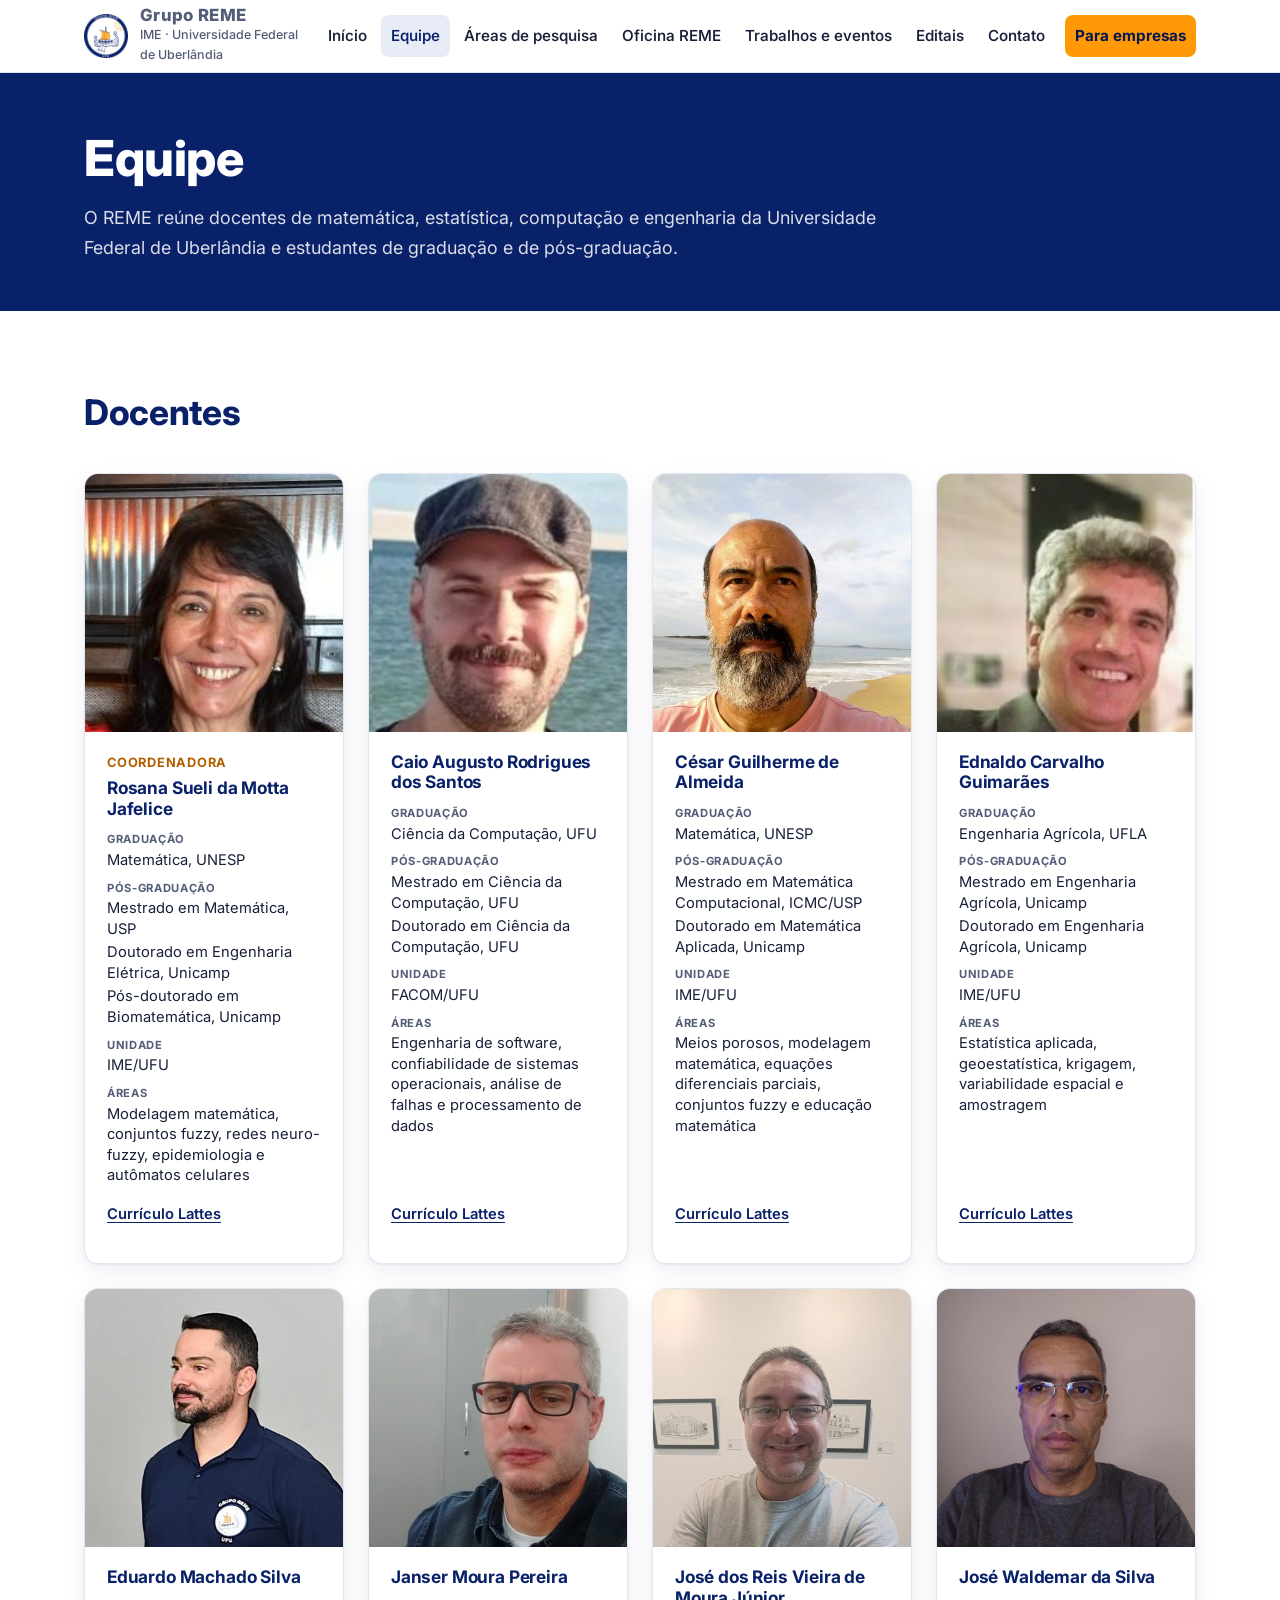
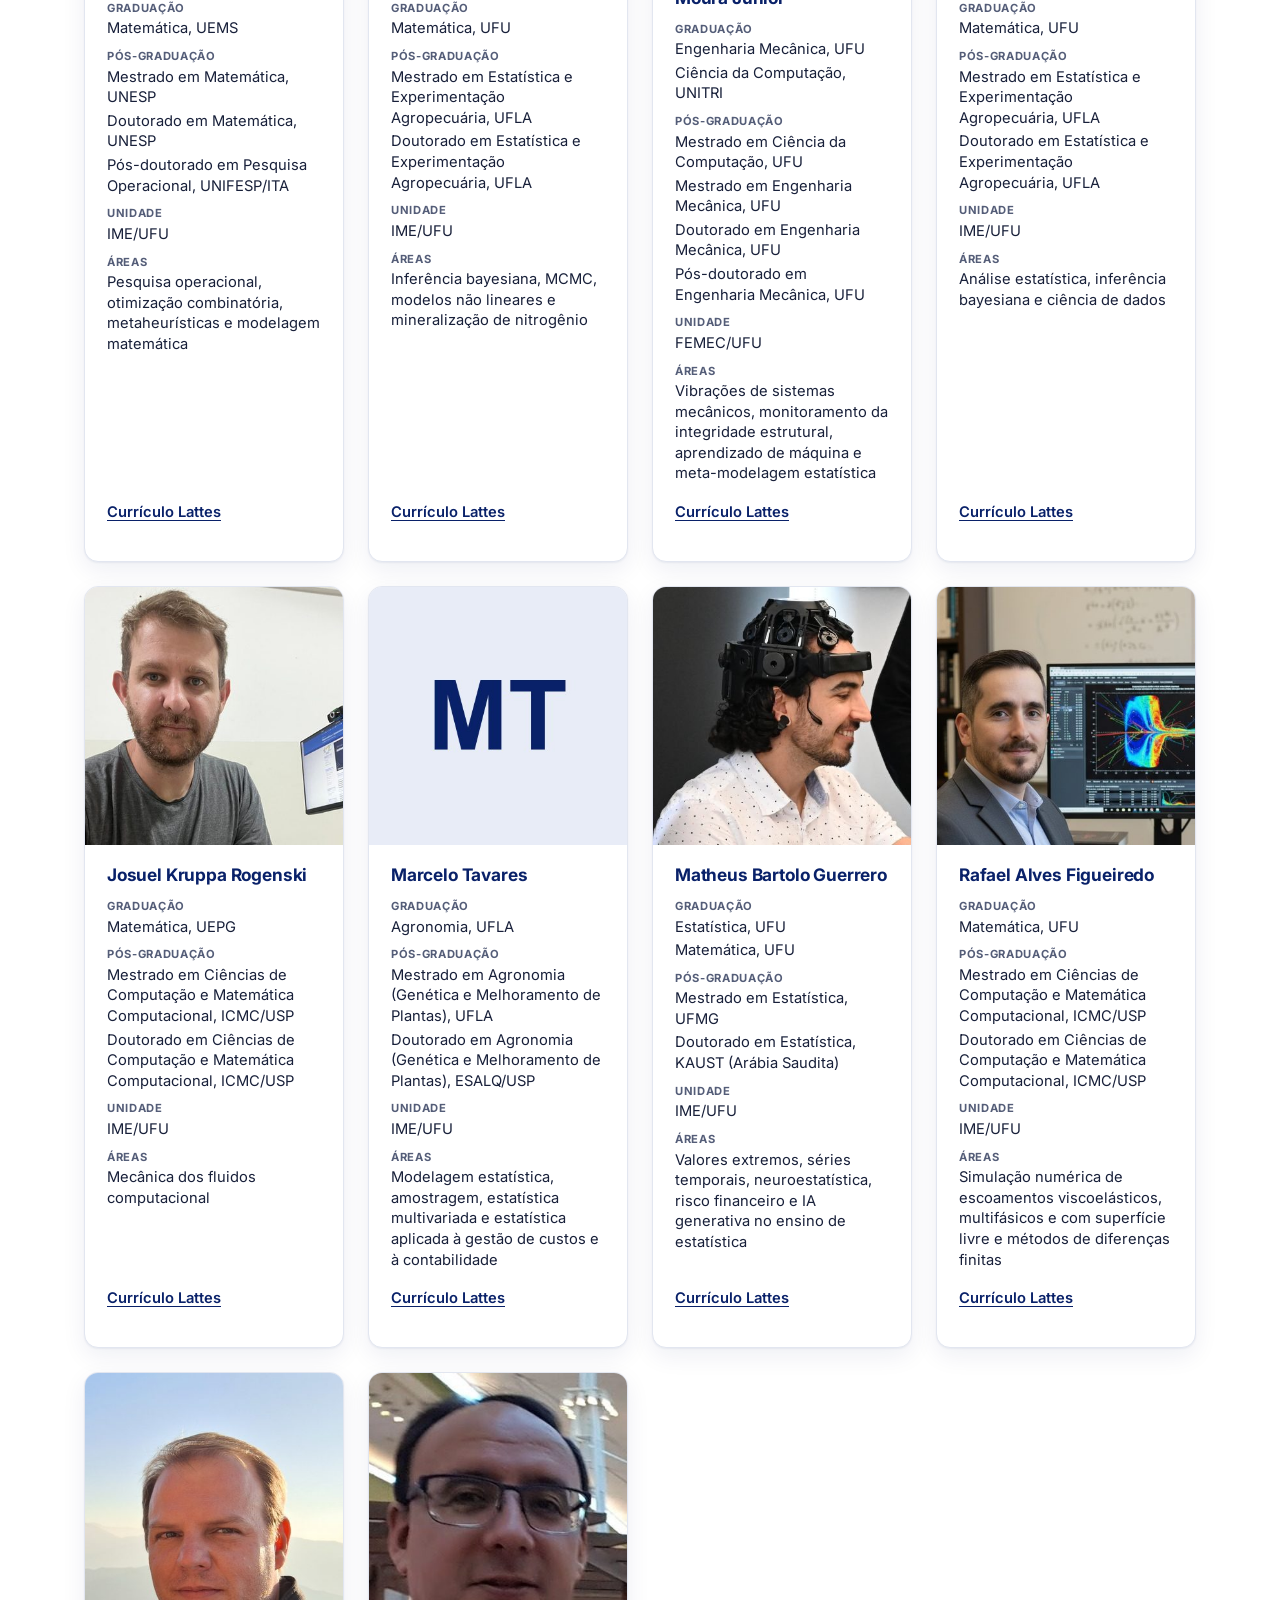
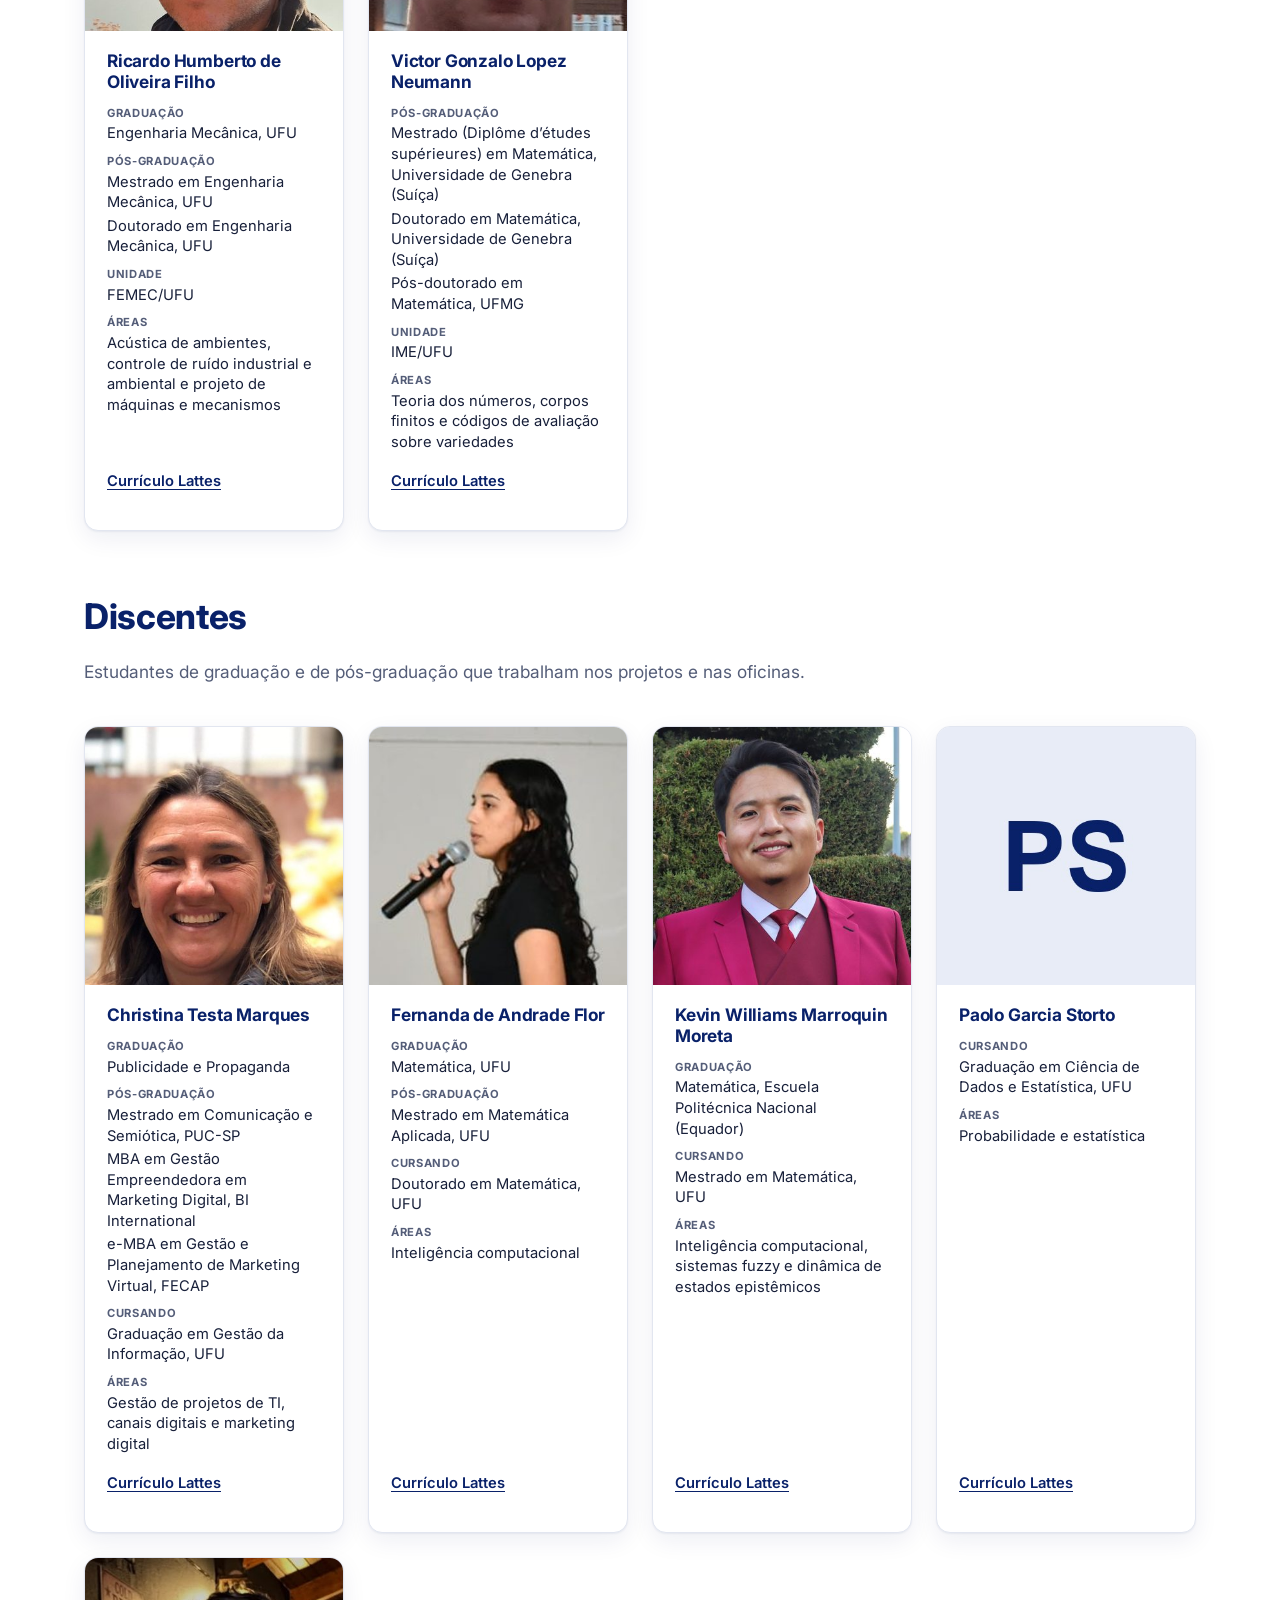
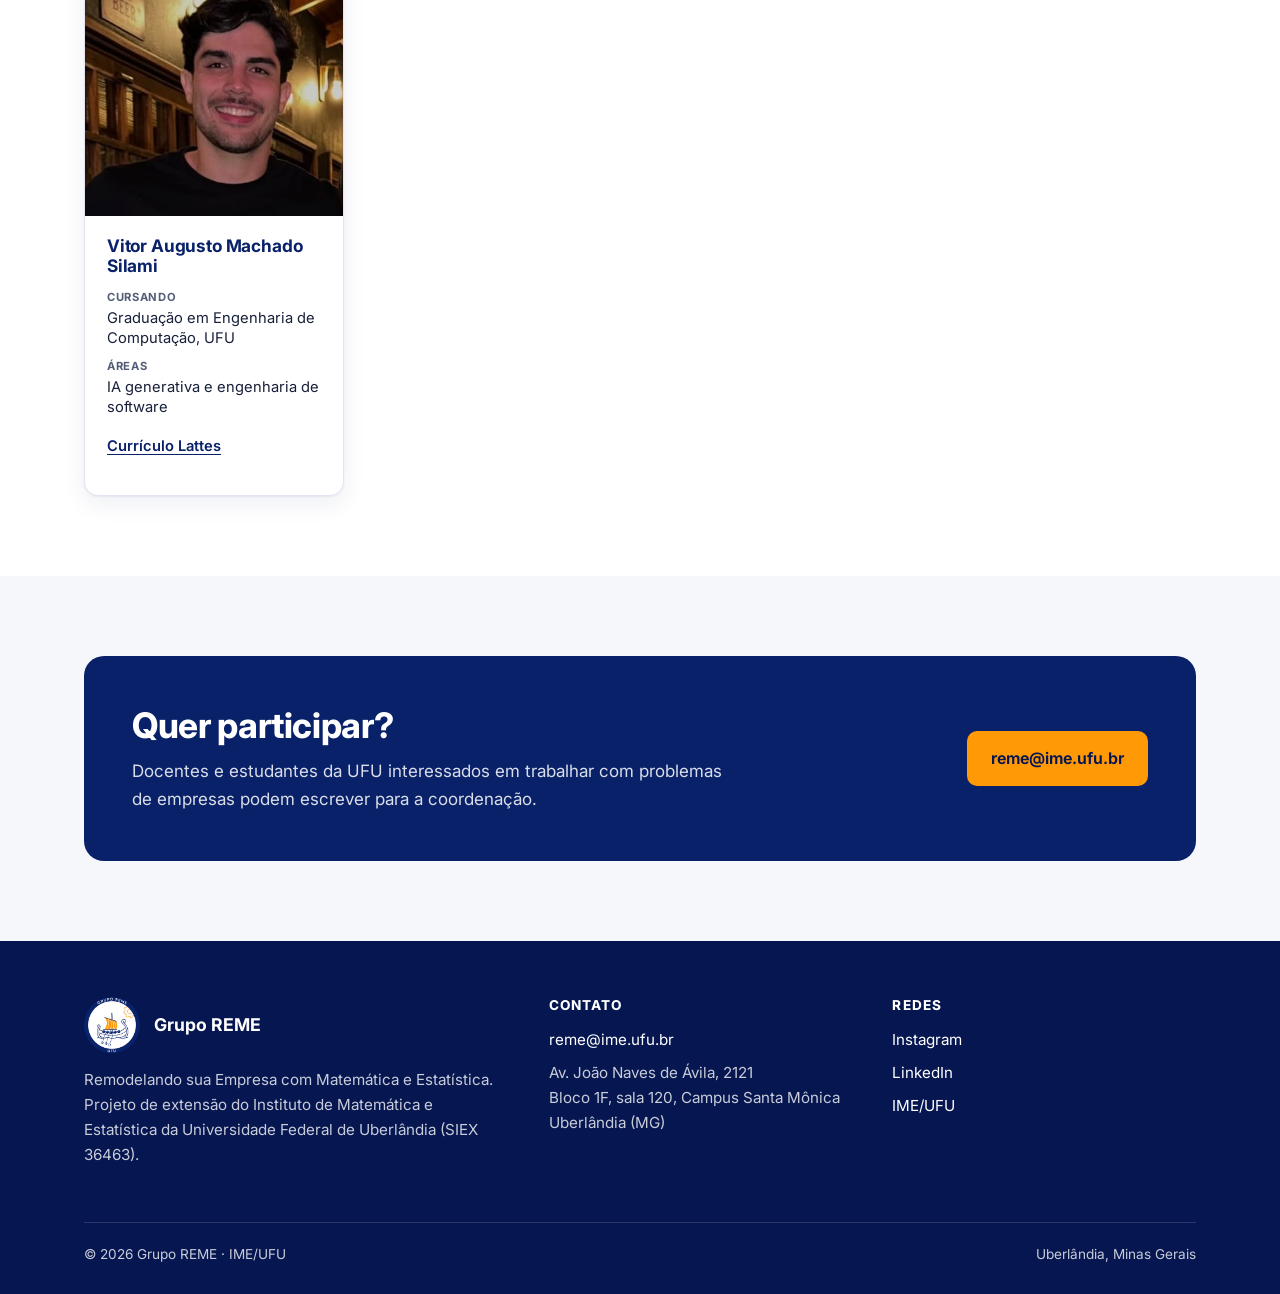
<file: quemsomos.html>
<!doctype html>
<html lang="pt-BR">
<head>
<meta charset="utf-8">
<meta name="viewport" content="width=device-width, initial-scale=1">

<title>Equipe · Grupo REME</title>
<meta name="description" content="Docentes e pesquisadores do IME, da FACOM e da FEMEC da UFU que formam o Grupo REME.">
<link rel="canonical" href="https://remeufu.github.io/quemsomos.html">
<meta property="og:type" content="website">
<meta property="og:locale" content="pt_BR">
<meta property="og:site_name" content="Grupo REME">
<meta property="og:title" content="Equipe · Grupo REME">
<meta property="og:description" content="Docentes e pesquisadores do IME, da FACOM e da FEMEC da UFU que formam o Grupo REME.">
<meta property="og:url" content="https://remeufu.github.io/quemsomos.html">
<meta property="og:image" content="https://remeufu.github.io/assets/img/og-image.jpg">
<meta property="og:image:width" content="1200">
<meta property="og:image:height" content="630">
<meta property="og:image:alt" content="Equipe do Grupo REME em um evento de inovação em Uberlândia">
<meta name="twitter:card" content="summary_large_image">
<meta name="theme-color" content="#092169">
<link rel="icon" href="favicon.ico" sizes="48x48">
<link rel="icon" type="image/png" href="assets/img/favicon-64.png">
<link rel="apple-touch-icon" href="assets/img/apple-touch-icon.png">
<link rel="preconnect" href="https://fonts.googleapis.com">
<link rel="preconnect" href="https://fonts.gstatic.com" crossorigin>
<link href="https://fonts.googleapis.com/css2?family=Inter:wght@400..800&display=swap" rel="stylesheet">
<link rel="stylesheet" href="assets/css/site.css?v=20261113b">
</head>
<body>
<a class="skip-link" href="#conteudo">Pular para o conteúdo</a>
<div class="announce" data-until="2026-11-25">
  <div class="container">
    <span class="announce-tag">25 nov</span>
    <span class="announce-text">Pitch Reverso REME e estande Paz no Trânsito no II Encontro de Extensão da Pós-Graduação da UFU</span>
    <span class="announce-short">Pitch Reverso e estande do REME</span>
    <a href="index.html#proximos-eventos">Saiba mais</a>
  </div>
</div>
<header class="site-header">
  <div class="container">
    <a class="brand" href="index.html">
      <img src="assets/img/logo-reme-96.png" alt="" width="96" height="96">
      <span><strong>Grupo REME</strong><span>IME · Universidade Federal de Uberlândia</span></span>
    </a>
    <button class="nav-toggle" type="button" aria-expanded="false" aria-controls="nav" aria-label="Abrir menu">
      <svg viewBox="0 0 24 24" fill="none" stroke="currentColor" stroke-width="2" stroke-linecap="round" aria-hidden="true"><path d="M4 6h16M4 12h16M4 18h16"/></svg>
    </button>
    <nav class="nav" id="nav" aria-label="Principal">
      <ul>
        <li><a href="index.html">Início</a></li>
        <li><a href="quemsomos.html" aria-current="page">Equipe</a></li>
        <li><a href="areas.html">Áreas de pesquisa</a></li>
        <li><a href="oficinas.html">Oficina REME</a></li>
        <li><a href="projetos.html">Trabalhos e eventos</a></li>
        <li><a href="editais.html">Editais</a></li>
        <li><a href="index.html#contato">Contato</a></li>
        <li><a class="nav-cta" href="empresas.html">Para empresas</a></li>
      </ul>
    </nav>
  </div>
</header>
<main id="conteudo">
<section class="page-head">
  <div class="container">
    <h1>Equipe</h1>
    <p>O REME reúne docentes de matemática, estatística, computação e engenharia da Universidade Federal de Uberlândia e estudantes de graduação e de pós-graduação.</p>
  </div>
</section>

<section class="section">
  <div class="container">
    <div class="section-head">
      <h2>Docentes</h2>
    </div>
    <div class="team">
      <article class="person">
        <img src="assets/img/equipe/rosana.jpg" alt="Foto de Rosana Sueli da Motta Jafelice" loading="lazy" width="222" height="222">
        <div class="body">
          <p class="role">Coordenadora</p>
          <h3>Rosana Sueli da Motta Jafelice</h3>
          <dl class="bio">
            <div><dt>Graduação</dt><dd>Matemática, UNESP</dd></div>
            <div><dt>Pós-graduação</dt><dd>Mestrado em Matemática, USP</dd><dd>Doutorado em Engenharia Elétrica, Unicamp</dd><dd>Pós-doutorado em Biomatemática, Unicamp</dd></div>
            <div><dt>Unidade</dt><dd><abbr title="Instituto de Matemática e Estatística">IME</abbr>/UFU</dd></div>
            <div><dt>Áreas</dt><dd>Modelagem matemática, conjuntos fuzzy, redes neuro-fuzzy, epidemiologia e autômatos celulares</dd></div>
          </dl>
          <p class="links"><a href="https://buscatextual.cnpq.br/buscatextual/visualizacv.do?id=K4771518D2">Currículo Lattes</a></p>
        </div>
      </article>
      <article class="person">
        <img src="assets/img/equipe/caio.jpg" alt="Foto de Caio Augusto Rodrigues dos Santos" loading="lazy" width="230" height="230">
        <div class="body">
          <h3>Caio Augusto Rodrigues dos Santos</h3>
          <dl class="bio">
            <div><dt>Graduação</dt><dd>Ciência da Computação, UFU</dd></div>
            <div><dt>Pós-graduação</dt><dd>Mestrado em Ciência da Computação, UFU</dd><dd>Doutorado em Ciência da Computação, UFU</dd></div>
            <div><dt>Unidade</dt><dd><abbr title="Faculdade de Computação">FACOM</abbr>/UFU</dd></div>
            <div><dt>Áreas</dt><dd>Engenharia de software, confiabilidade de sistemas operacionais, análise de falhas e processamento de dados</dd></div>
          </dl>
          <p class="links"><a href="https://buscatextual.cnpq.br/buscatextual/visualizacv.do?id=K4353309E2">Currículo Lattes</a></p>
        </div>
      </article>
      <article class="person">
        <img src="assets/img/equipe/cesar.jpg" alt="Foto de César Guilherme de Almeida" loading="lazy" width="400" height="400">
        <div class="body">
          <h3>César Guilherme de Almeida</h3>
          <dl class="bio">
            <div><dt>Graduação</dt><dd>Matemática, UNESP</dd></div>
            <div><dt>Pós-graduação</dt><dd>Mestrado em Matemática Computacional, ICMC/USP</dd><dd>Doutorado em Matemática Aplicada, Unicamp</dd></div>
            <div><dt>Unidade</dt><dd><abbr title="Instituto de Matemática e Estatística">IME</abbr>/UFU</dd></div>
            <div><dt>Áreas</dt><dd>Meios porosos, modelagem matemática, equações diferenciais parciais, conjuntos fuzzy e educação matemática</dd></div>
          </dl>
          <p class="links"><a href="https://buscatextual.cnpq.br/buscatextual/visualizacv.do?id=K4727551H9">Currículo Lattes</a></p>
        </div>
      </article>
      <article class="person">
        <img src="assets/img/equipe/ednaldo.jpg" alt="Foto de Ednaldo Carvalho Guimarães" loading="lazy" width="200" height="200">
        <div class="body">
          <h3>Ednaldo Carvalho Guimarães</h3>
          <dl class="bio">
            <div><dt>Graduação</dt><dd>Engenharia Agrícola, UFLA</dd></div>
            <div><dt>Pós-graduação</dt><dd>Mestrado em Engenharia Agrícola, Unicamp</dd><dd>Doutorado em Engenharia Agrícola, Unicamp</dd></div>
            <div><dt>Unidade</dt><dd><abbr title="Instituto de Matemática e Estatística">IME</abbr>/UFU</dd></div>
            <div><dt>Áreas</dt><dd>Estatística aplicada, geoestatística, krigagem, variabilidade espacial e amostragem</dd></div>
          </dl>
          <p class="links"><a href="https://buscatextual.cnpq.br/buscatextual/visualizacv.do?id=K4784576H7">Currículo Lattes</a></p>
        </div>
      </article>
      <article class="person">
        <img src="assets/img/equipe/eduardo.jpg" alt="Foto de Eduardo Machado Silva" loading="lazy" width="400" height="400">
        <div class="body">
          <h3>Eduardo Machado Silva</h3>
          <dl class="bio">
            <div><dt>Graduação</dt><dd>Matemática, UEMS</dd></div>
            <div><dt>Pós-graduação</dt><dd>Mestrado em Matemática, UNESP</dd><dd>Doutorado em Matemática, UNESP</dd><dd>Pós-doutorado em Pesquisa Operacional, UNIFESP/ITA</dd></div>
            <div><dt>Unidade</dt><dd><abbr title="Instituto de Matemática e Estatística">IME</abbr>/UFU</dd></div>
            <div><dt>Áreas</dt><dd>Pesquisa operacional, otimização combinatória, metaheurísticas e modelagem matemática</dd></div>
          </dl>
          <p class="links"><a href="http://lattes.cnpq.br/5542617730607452">Currículo Lattes</a></p>
        </div>
      </article>
      <article class="person">
        <img src="assets/img/equipe/janser.jpg" alt="Foto de Janser Moura Pereira" loading="lazy" width="400" height="400">
        <div class="body">
          <h3>Janser Moura Pereira</h3>
          <dl class="bio">
            <div><dt>Graduação</dt><dd>Matemática, UFU</dd></div>
            <div><dt>Pós-graduação</dt><dd>Mestrado em Estatística e Experimentação Agropecuária, UFLA</dd><dd>Doutorado em Estatística e Experimentação Agropecuária, UFLA</dd></div>
            <div><dt>Unidade</dt><dd><abbr title="Instituto de Matemática e Estatística">IME</abbr>/UFU</dd></div>
            <div><dt>Áreas</dt><dd>Inferência bayesiana, MCMC, modelos não lineares e mineralização de nitrogênio</dd></div>
          </dl>
          <p class="links"><a href="https://buscatextual.cnpq.br/buscatextual/visualizacv.do?id=K4771893H3">Currículo Lattes</a></p>
        </div>
      </article>
      <article class="person">
        <img src="assets/img/equipe/jose-dos-reis.jpg" alt="Foto de José dos Reis Vieira de Moura Júnior" loading="lazy" width="400" height="400">
        <div class="body">
          <h3>José dos Reis Vieira de Moura Júnior</h3>
          <dl class="bio">
            <div><dt>Graduação</dt><dd>Engenharia Mecânica, UFU</dd><dd>Ciência da Computação, UNITRI</dd></div>
            <div><dt>Pós-graduação</dt><dd>Mestrado em Ciência da Computação, UFU</dd><dd>Mestrado em Engenharia Mecânica, UFU</dd><dd>Doutorado em Engenharia Mecânica, UFU</dd><dd>Pós-doutorado em Engenharia Mecânica, UFU</dd></div>
            <div><dt>Unidade</dt><dd><abbr title="Faculdade de Engenharia Mecânica">FEMEC</abbr>/UFU</dd></div>
            <div><dt>Áreas</dt><dd>Vibrações de sistemas mecânicos, monitoramento da integridade estrutural, aprendizado de máquina e meta-modelagem estatística</dd></div>
          </dl>
          <p class="links"><a href="https://buscatextual.cnpq.br/buscatextual/visualizacv.do?id=K4709568A6">Currículo Lattes</a></p>
        </div>
      </article>
      <article class="person">
        <img src="assets/img/equipe/jose-waldemar.jpg" alt="Foto de José Waldemar da Silva" loading="lazy" width="400" height="400">
        <div class="body">
          <h3>José Waldemar da Silva</h3>
          <dl class="bio">
            <div><dt>Graduação</dt><dd>Matemática, UFU</dd></div>
            <div><dt>Pós-graduação</dt><dd>Mestrado em Estatística e Experimentação Agropecuária, UFLA</dd><dd>Doutorado em Estatística e Experimentação Agropecuária, UFLA</dd></div>
            <div><dt>Unidade</dt><dd><abbr title="Instituto de Matemática e Estatística">IME</abbr>/UFU</dd></div>
            <div><dt>Áreas</dt><dd>Análise estatística, inferência bayesiana e ciência de dados</dd></div>
          </dl>
          <p class="links"><a href="https://buscatextual.cnpq.br/buscatextual/visualizacv.do?id=K4764936H2">Currículo Lattes</a></p>
        </div>
      </article>
      <article class="person">
        <img src="assets/img/equipe/josuel.jpg" alt="Foto de Josuel Kruppa Rogenski" loading="lazy" width="400" height="400">
        <div class="body">
          <h3>Josuel Kruppa Rogenski</h3>
          <dl class="bio">
            <div><dt>Graduação</dt><dd>Matemática, UEPG</dd></div>
            <div><dt>Pós-graduação</dt><dd>Mestrado em Ciências de Computação e Matemática Computacional, ICMC/USP</dd><dd>Doutorado em Ciências de Computação e Matemática Computacional, ICMC/USP</dd></div>
            <div><dt>Unidade</dt><dd><abbr title="Instituto de Matemática e Estatística">IME</abbr>/UFU</dd></div>
            <div><dt>Áreas</dt><dd>Mecânica dos fluidos computacional</dd></div>
          </dl>
          <p class="links"><a href="https://buscatextual.cnpq.br/buscatextual/visualizacv.do?id=K4550804T6">Currículo Lattes</a></p>
        </div>
      </article>
      <article class="person">
        <img src="assets/img/equipe/marcelo.jpg" alt="Iniciais de Marcelo Tavares" loading="lazy" width="400" height="400">
        <div class="body">
          <h3>Marcelo Tavares</h3>
          <dl class="bio">
            <div><dt>Graduação</dt><dd>Agronomia, UFLA</dd></div>
            <div><dt>Pós-graduação</dt><dd>Mestrado em Agronomia (Genética e Melhoramento de Plantas), UFLA</dd><dd>Doutorado em Agronomia (Genética e Melhoramento de Plantas), ESALQ/USP</dd></div>
            <div><dt>Unidade</dt><dd><abbr title="Instituto de Matemática e Estatística">IME</abbr>/UFU</dd></div>
            <div><dt>Áreas</dt><dd>Modelagem estatística, amostragem, estatística multivariada e estatística aplicada à gestão de custos e à contabilidade</dd></div>
          </dl>
          <p class="links"><a href="https://buscatextual.cnpq.br/buscatextual/visualizacv.do?id=K4784538A3">Currículo Lattes</a></p>
        </div>
      </article>
      <article class="person">
        <img src="assets/img/equipe/matheus.jpg" alt="Foto de Matheus Bartolo Guerrero" loading="lazy" width="400" height="400">
        <div class="body">
          <h3>Matheus Bartolo Guerrero</h3>
          <dl class="bio">
            <div><dt>Graduação</dt><dd>Estatística, UFU</dd><dd>Matemática, UFU</dd></div>
            <div><dt>Pós-graduação</dt><dd>Mestrado em Estatística, UFMG</dd><dd>Doutorado em Estatística, KAUST (Arábia Saudita)</dd></div>
            <div><dt>Unidade</dt><dd><abbr title="Instituto de Matemática e Estatística">IME</abbr>/UFU</dd></div>
            <div><dt>Áreas</dt><dd>Valores extremos, séries temporais, neuroestatística, risco financeiro e IA generativa no ensino de estatística</dd></div>
          </dl>
          <p class="links"><a href="http://lattes.cnpq.br/7265454720438188">Currículo Lattes</a></p>
        </div>
      </article>
      <article class="person">
        <img src="assets/img/equipe/rafael.jpg" alt="Foto de Rafael Alves Figueiredo" loading="lazy" width="400" height="400">
        <div class="body">
          <h3>Rafael Alves Figueiredo</h3>
          <dl class="bio">
            <div><dt>Graduação</dt><dd>Matemática, UFU</dd></div>
            <div><dt>Pós-graduação</dt><dd>Mestrado em Ciências de Computação e Matemática Computacional, ICMC/USP</dd><dd>Doutorado em Ciências de Computação e Matemática Computacional, ICMC/USP</dd></div>
            <div><dt>Unidade</dt><dd><abbr title="Instituto de Matemática e Estatística">IME</abbr>/UFU</dd></div>
            <div><dt>Áreas</dt><dd>Simulação numérica de escoamentos viscoelásticos, multifásicos e com superfície livre e métodos de diferenças finitas</dd></div>
          </dl>
          <p class="links"><a href="http://lattes.cnpq.br/1559288892271359">Currículo Lattes</a></p>
        </div>
      </article>
      <article class="person">
        <img src="assets/img/equipe/ricardo.jpg" alt="Foto de Ricardo Humberto de Oliveira Filho" loading="lazy" width="400" height="400">
        <div class="body">
          <h3>Ricardo Humberto de Oliveira Filho</h3>
          <dl class="bio">
            <div><dt>Graduação</dt><dd>Engenharia Mecânica, UFU</dd></div>
            <div><dt>Pós-graduação</dt><dd>Mestrado em Engenharia Mecânica, UFU</dd><dd>Doutorado em Engenharia Mecânica, UFU</dd></div>
            <div><dt>Unidade</dt><dd><abbr title="Faculdade de Engenharia Mecânica">FEMEC</abbr>/UFU</dd></div>
            <div><dt>Áreas</dt><dd>Acústica de ambientes, controle de ruído industrial e ambiental e projeto de máquinas e mecanismos</dd></div>
          </dl>
          <p class="links"><a href="https://buscatextual.cnpq.br/buscatextual/visualizacv.do?id=K4704699A2">Currículo Lattes</a></p>
        </div>
      </article>
      <article class="person">
        <img src="assets/img/equipe/victor-gonzalo.jpg" alt="Foto de Victor Gonzalo Lopez Neumann" loading="lazy" width="326" height="326">
        <div class="body">
          <h3>Victor Gonzalo Lopez Neumann</h3>
          <dl class="bio">
            <div><dt>Pós-graduação</dt><dd>Mestrado (Diplôme d’études supérieures) em Matemática, Universidade de Genebra (Suíça)</dd><dd>Doutorado em Matemática, Universidade de Genebra (Suíça)</dd><dd>Pós-doutorado em Matemática, UFMG</dd></div>
            <div><dt>Unidade</dt><dd><abbr title="Instituto de Matemática e Estatística">IME</abbr>/UFU</dd></div>
            <div><dt>Áreas</dt><dd>Teoria dos números, corpos finitos e códigos de avaliação sobre variedades</dd></div>
          </dl>
          <p class="links"><a href="https://buscatextual.cnpq.br/buscatextual/visualizacv.do?id=K4139950U1">Currículo Lattes</a></p>
        </div>
      </article>
    </div>

    <div class="section-head team-group">
      <h2>Discentes</h2>
      <p>Estudantes de graduação e de pós-graduação que trabalham nos projetos e nas oficinas.</p>
    </div>
    <div class="team">
      <article class="person">
        <img src="assets/img/equipe/christina.jpg" alt="Foto de Christina Testa Marques" loading="lazy" width="400" height="400">
        <div class="body">
          <h3>Christina Testa Marques</h3>
          <dl class="bio">
            <div><dt>Graduação</dt><dd>Publicidade e Propaganda</dd></div>
            <div><dt>Pós-graduação</dt><dd>Mestrado em Comunicação e Semiótica, PUC-SP</dd><dd>MBA em Gestão Empreendedora em Marketing Digital, BI International</dd><dd>e-MBA em Gestão e Planejamento de Marketing Virtual, FECAP</dd></div>
            <div><dt>Cursando</dt><dd>Graduação em Gestão da Informação, UFU</dd></div>
            <div><dt>Áreas</dt><dd>Gestão de projetos de TI, canais digitais e marketing digital</dd></div>
          </dl>
          <p class="links"><a href="https://buscatextual.cnpq.br/buscatextual/visualizacv.do?id=K4462002E5">Currículo Lattes</a></p>
        </div>
      </article>
      <article class="person">
        <img src="assets/img/equipe/fernanda.jpg" alt="Foto de Fernanda de Andrade Flor" loading="lazy" width="300" height="300">
        <div class="body">
          <h3>Fernanda de Andrade Flor</h3>
          <dl class="bio">
            <div><dt>Graduação</dt><dd>Matemática, UFU</dd></div>
            <div><dt>Pós-graduação</dt><dd>Mestrado em Matemática Aplicada, UFU</dd></div>
            <div><dt>Cursando</dt><dd>Doutorado em Matemática, UFU</dd></div>
            <div><dt>Áreas</dt><dd>Inteligência computacional</dd></div>
          </dl>
          <p class="links"><a href="https://buscatextual.cnpq.br/buscatextual/visualizacv.do?id=K8617948Y3">Currículo Lattes</a></p>
        </div>
      </article>
      <article class="person">
        <img src="assets/img/equipe/kevin.jpg" alt="Foto de Kevin Williams Marroquin Moreta" loading="lazy" width="400" height="400">
        <div class="body">
          <h3>Kevin Williams Marroquin Moreta</h3>
          <dl class="bio">
            <div><dt>Graduação</dt><dd>Matemática, Escuela Politécnica Nacional (Equador)</dd></div>
            <div><dt>Cursando</dt><dd>Mestrado em Matemática, UFU</dd></div>
            <div><dt>Áreas</dt><dd>Inteligência computacional, sistemas fuzzy e dinâmica de estados epistêmicos</dd></div>
          </dl>
          <p class="links"><a href="http://lattes.cnpq.br/9744650524877680">Currículo Lattes</a></p>
        </div>
      </article>
      <article class="person">
        <img src="assets/img/equipe/paolo.jpg" alt="Iniciais de Paolo Garcia Storto" loading="lazy" width="400" height="400">
        <div class="body">
          <h3>Paolo Garcia Storto</h3>
          <dl class="bio">
            <div><dt>Cursando</dt><dd>Graduação em Ciência de Dados e Estatística, UFU</dd></div>
            <div><dt>Áreas</dt><dd>Probabilidade e estatística</dd></div>
          </dl>
          <p class="links"><a href="http://lattes.cnpq.br/9931966485600255">Currículo Lattes</a></p>
        </div>
      </article>
      <article class="person">
        <img src="assets/img/equipe/vitor.jpg" alt="Foto de Vitor Augusto Machado Silami" loading="lazy" width="400" height="400">
        <div class="body">
          <h3>Vitor Augusto Machado Silami</h3>
          <dl class="bio">
            <div><dt>Cursando</dt><dd>Graduação em Engenharia de Computação, UFU</dd></div>
            <div><dt>Áreas</dt><dd>IA generativa e engenharia de software</dd></div>
          </dl>
          <p class="links"><a href="http://lattes.cnpq.br/4765688594596796">Currículo Lattes</a></p>
        </div>
      </article>
    </div>
  </div>
</section>

<section class="section alt">
  <div class="container">
    <div class="cta-band">
      <div>
        <h2>Quer participar?</h2>
        <p>Docentes e estudantes da UFU interessados em trabalhar com problemas de empresas podem escrever para a coordenação.</p>
      </div>
      <a class="btn btn-primary" href="mailto:reme@ime.ufu.br?subject=Quero%20participar%20do%20REME">reme@ime.ufu.br</a>
    </div>
  </div>
</section>
</main>
<footer class="site-footer">
  <div class="container">
    <div class="footer-grid">
      <div>
        <div class="footer-brand">
          <img src="assets/img/logo-reme-192.png" alt="" width="192" height="192">
          <strong>Grupo REME</strong>
        </div>
        <p>Remodelando sua Empresa com Matemática e Estatística. Projeto de extensão do Instituto de Matemática e Estatística da Universidade Federal de Uberlândia (SIEX 36463).</p>
      </div>
      <div>
        <h2>Contato</h2>
        <ul>
          <li><a href="mailto:reme@ime.ufu.br">reme@ime.ufu.br</a></li>
          <li>Av. João Naves de Ávila, 2121<br>Bloco 1F, sala 120, Campus Santa Mônica<br>Uberlândia (MG)</li>
        </ul>
      </div>
      <div>
        <h2>Redes</h2>
        <ul>
          <li><a href="https://www.instagram.com/gruporemeufu">Instagram</a></li>
          <li><a href="https://www.linkedin.com/company/gruporeme">LinkedIn</a></li>
          <li><a href="https://ime.ufu.br">IME/UFU</a></li>
        </ul>
      </div>
    </div>
    <div class="footer-bottom">
      <span>© <span data-year>2026</span> Grupo REME · IME/UFU</span>
      <span>Uberlândia, Minas Gerais</span>
    </div>
  </div>
</footer>
<script src="assets/js/site.js?v=20261026" defer></script>
</body>
</html>
</file>
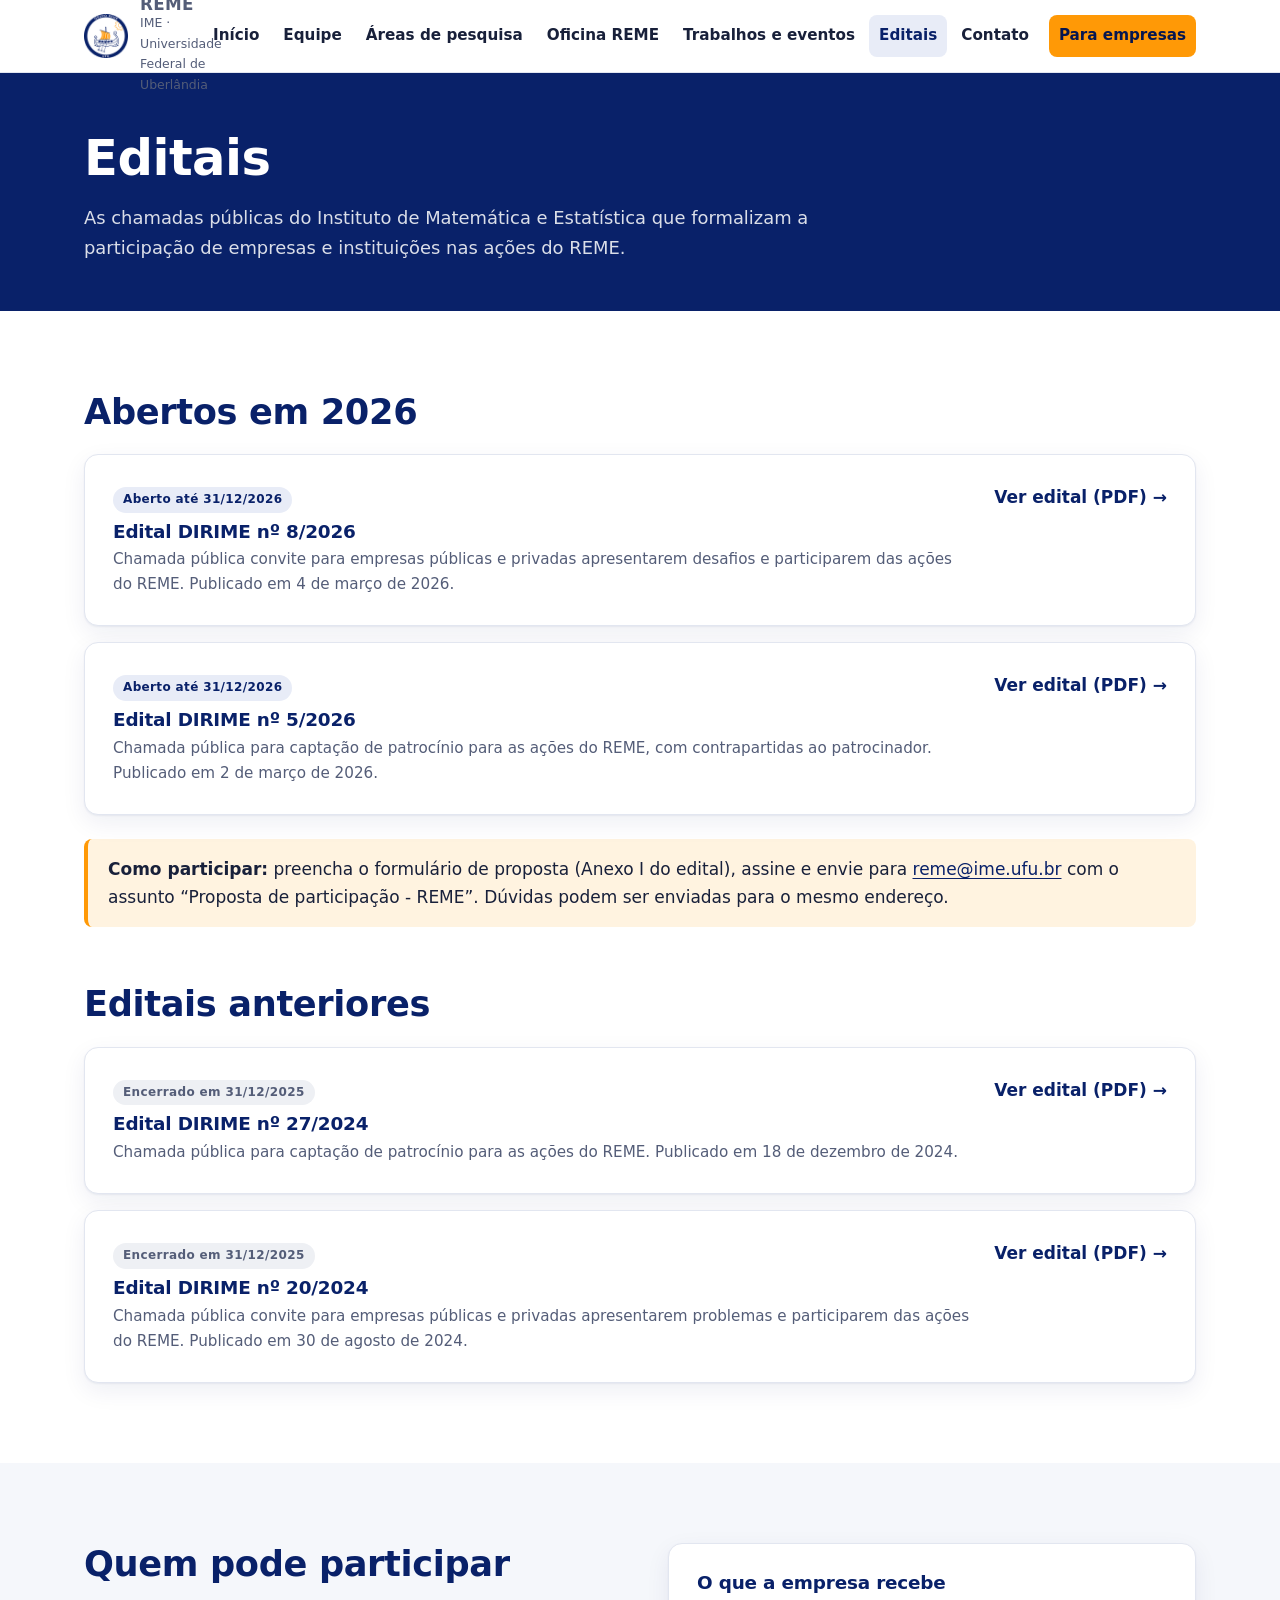
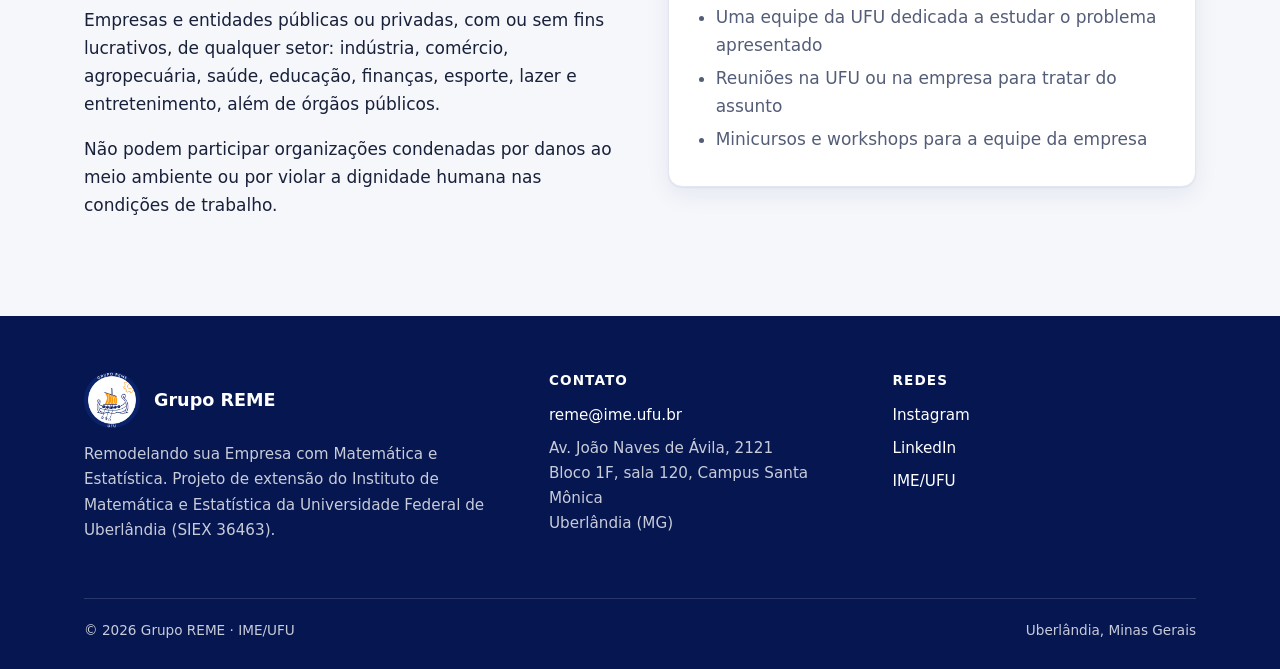
<file: site_reme/editais.html>
<!doctype html>
<html lang="pt-BR">
<head>
<meta charset="utf-8">
<title>Grupo REME</title>
<link rel="canonical" href="https://remeufu.github.io/editais.html">
<meta http-equiv="refresh" content="0; url=https://remeufu.github.io/editais.html">
<script>location.replace("https://remeufu.github.io/editais.html" + location.hash);</script>
</head>
<body>
<p>O site do Grupo REME mudou para <a href="https://remeufu.github.io/editais.html">remeufu.github.io</a>.</p>
</body>
</html>
</file>
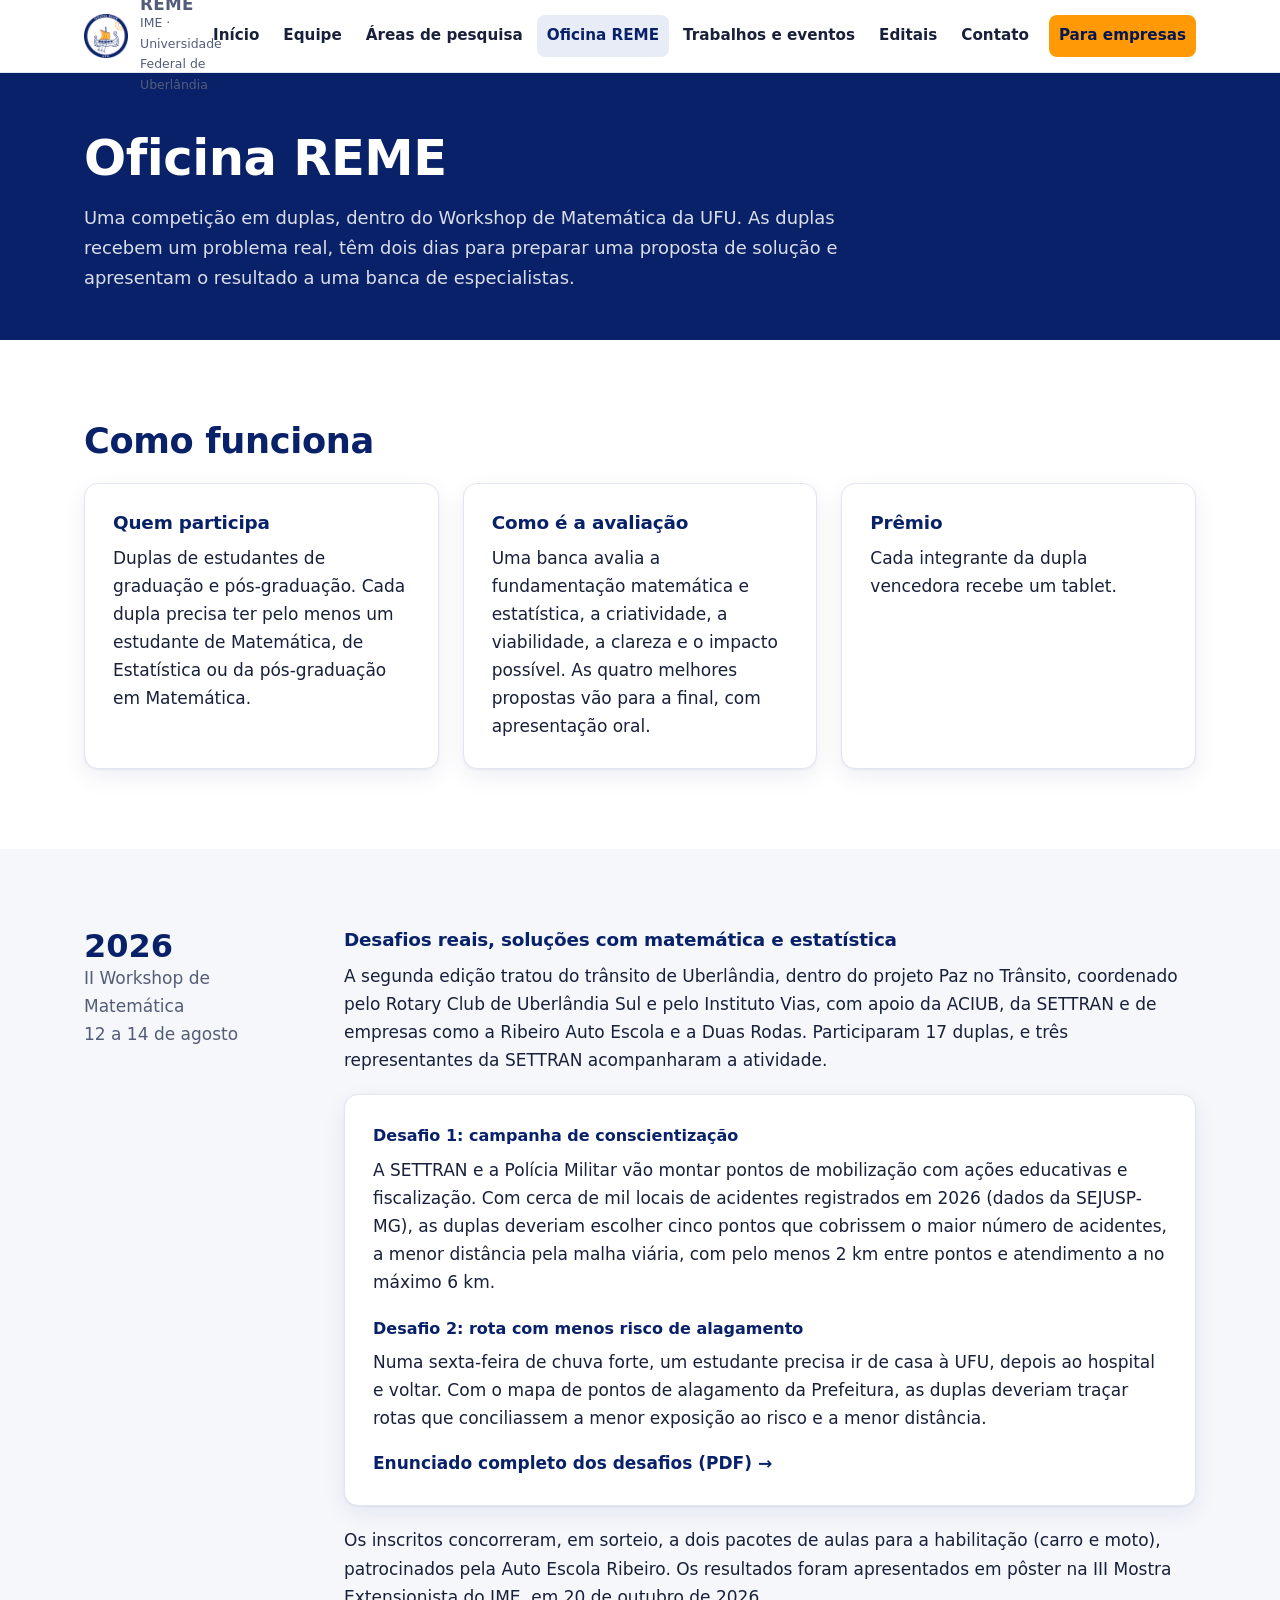
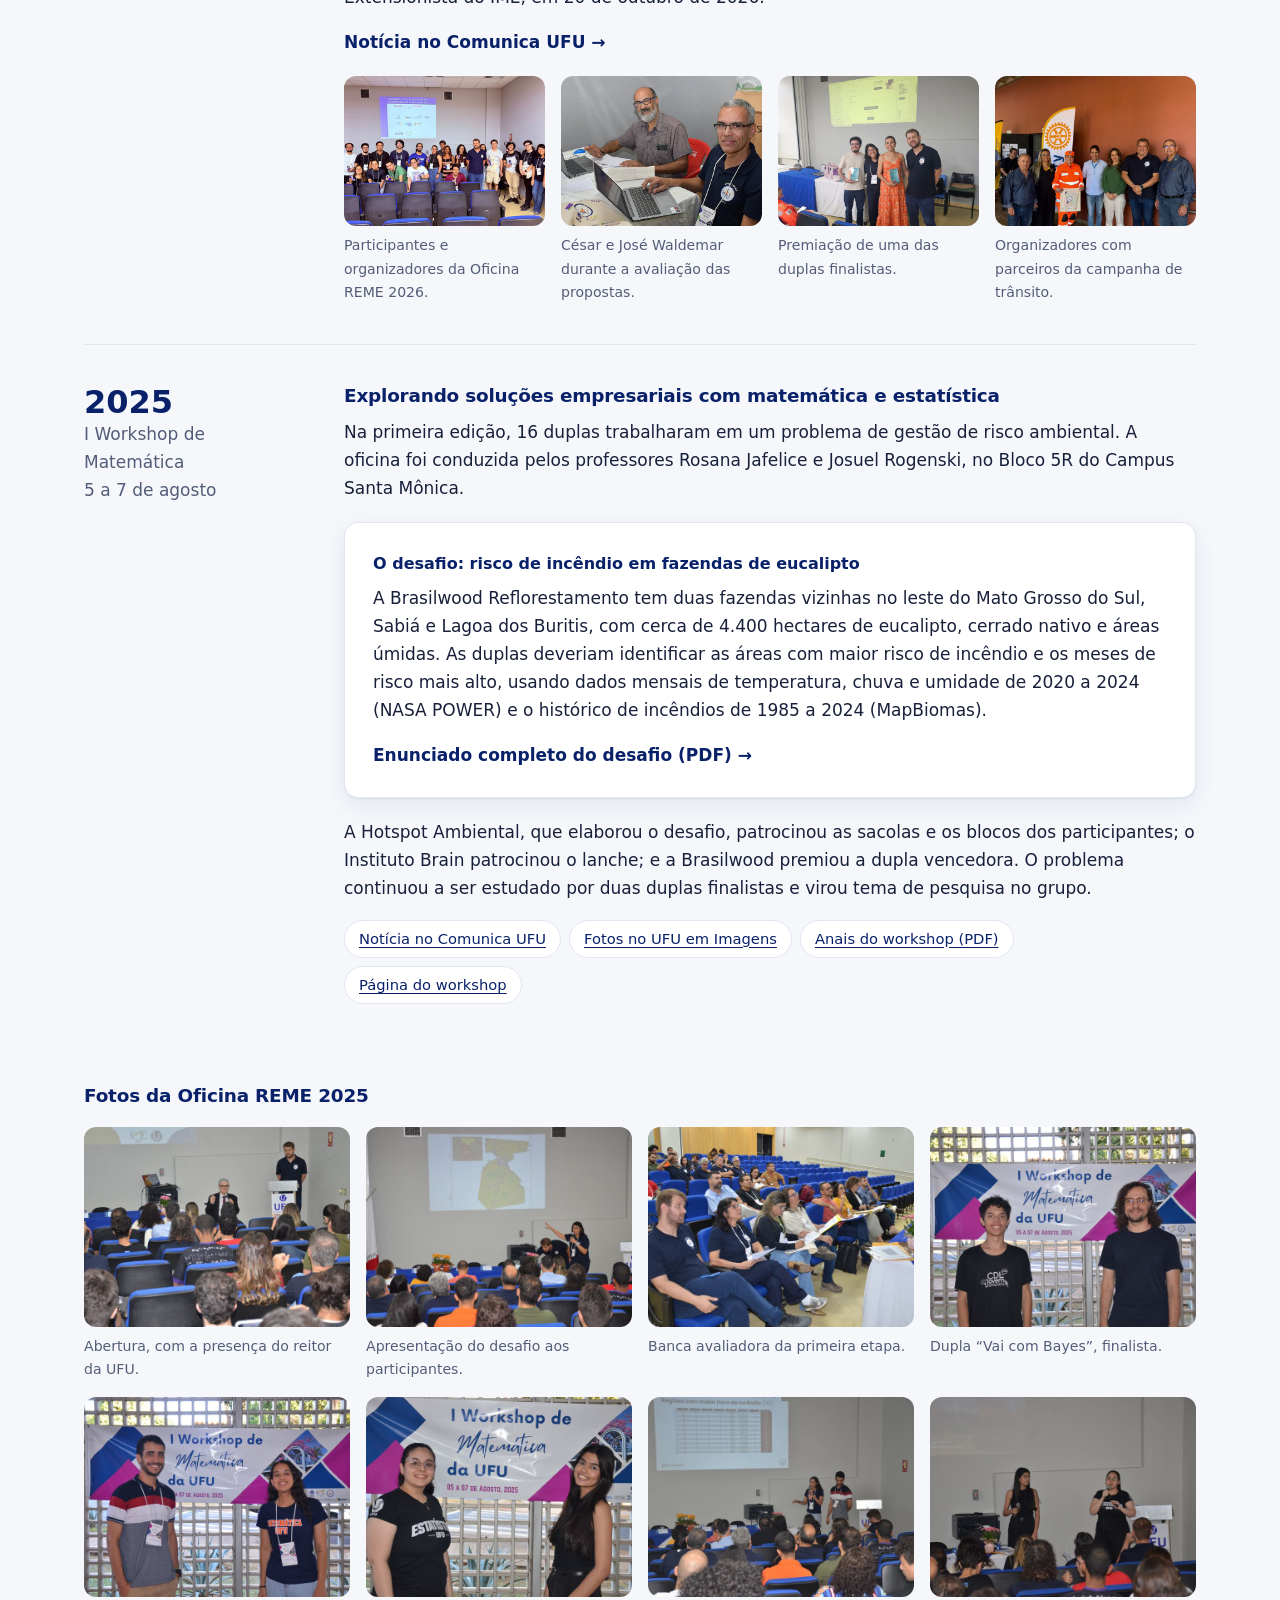
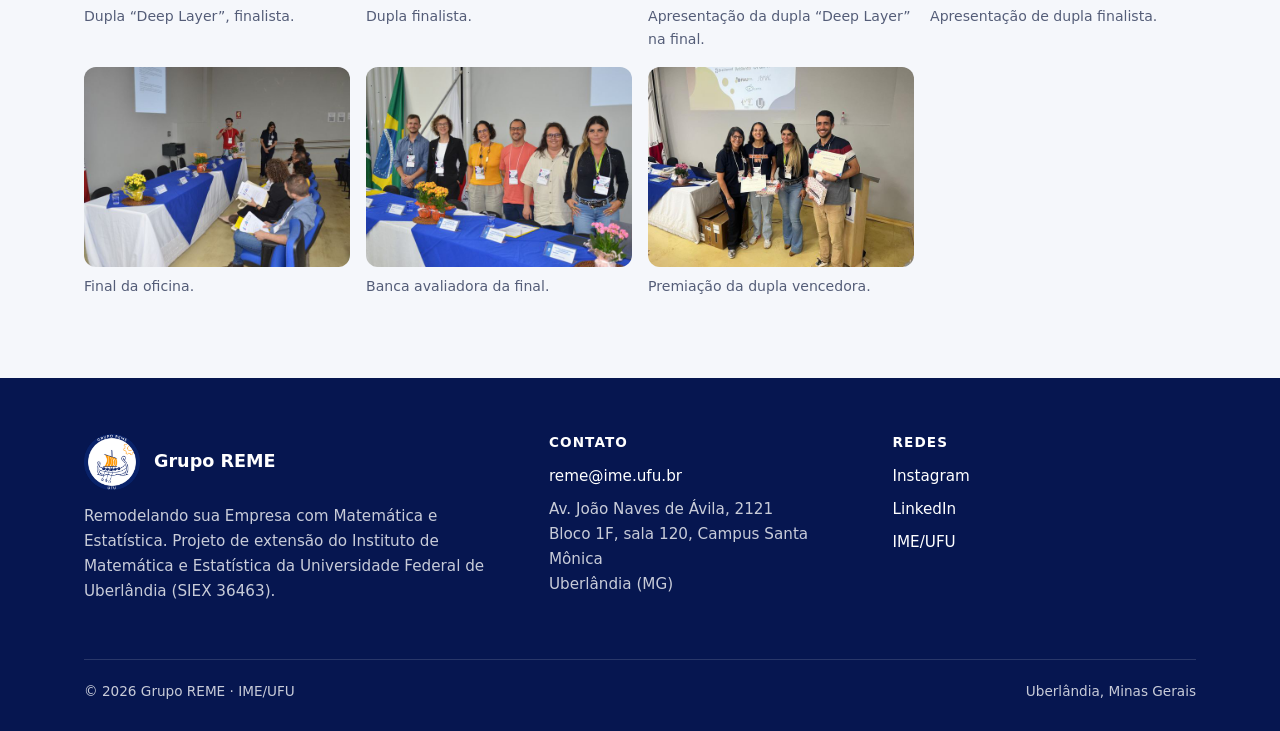
<file: site_reme/oficinas.html>
<!doctype html>
<html lang="pt-BR">
<head>
<meta charset="utf-8">
<title>Grupo REME</title>
<link rel="canonical" href="https://remeufu.github.io/oficinas.html">
<meta http-equiv="refresh" content="0; url=https://remeufu.github.io/oficinas.html">
<script>location.replace("https://remeufu.github.io/oficinas.html" + location.hash);</script>
</head>
<body>
<p>O site do Grupo REME mudou para <a href="https://remeufu.github.io/oficinas.html">remeufu.github.io</a>.</p>
</body>
</html>
</file>
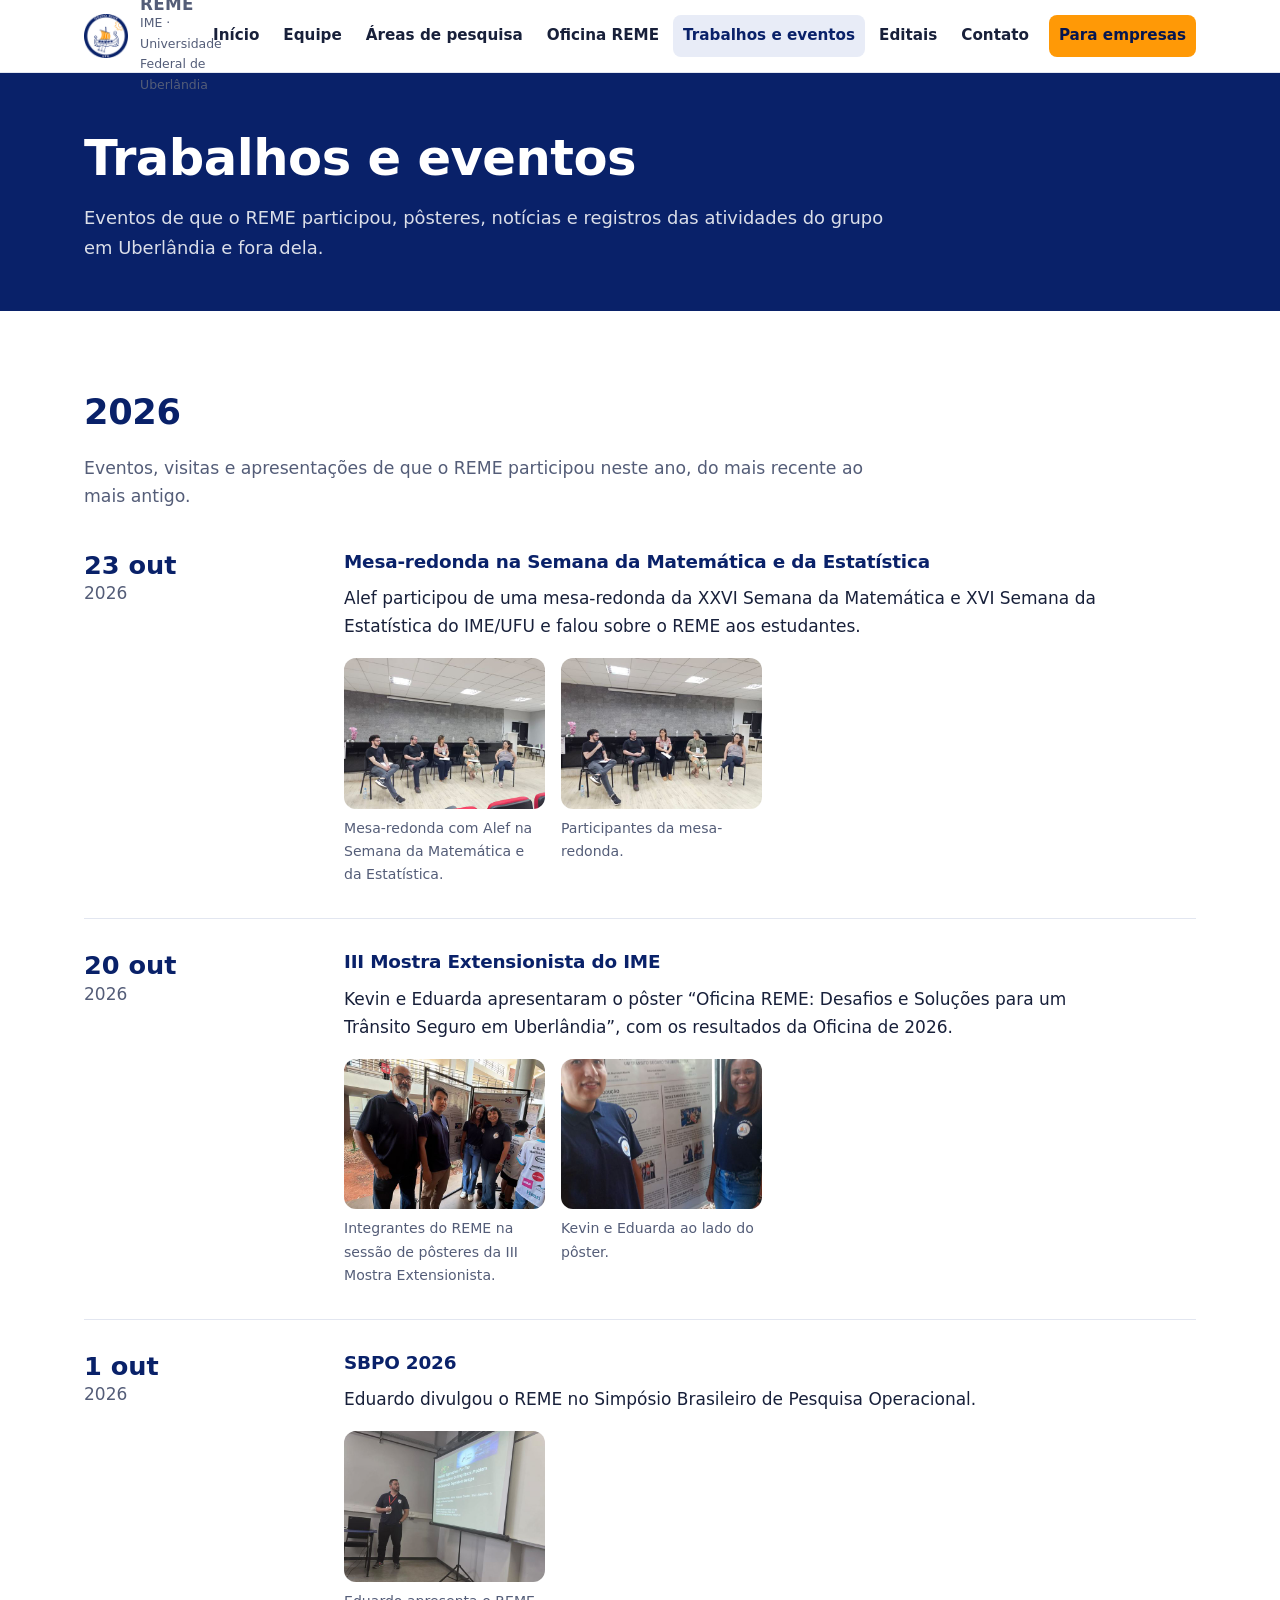
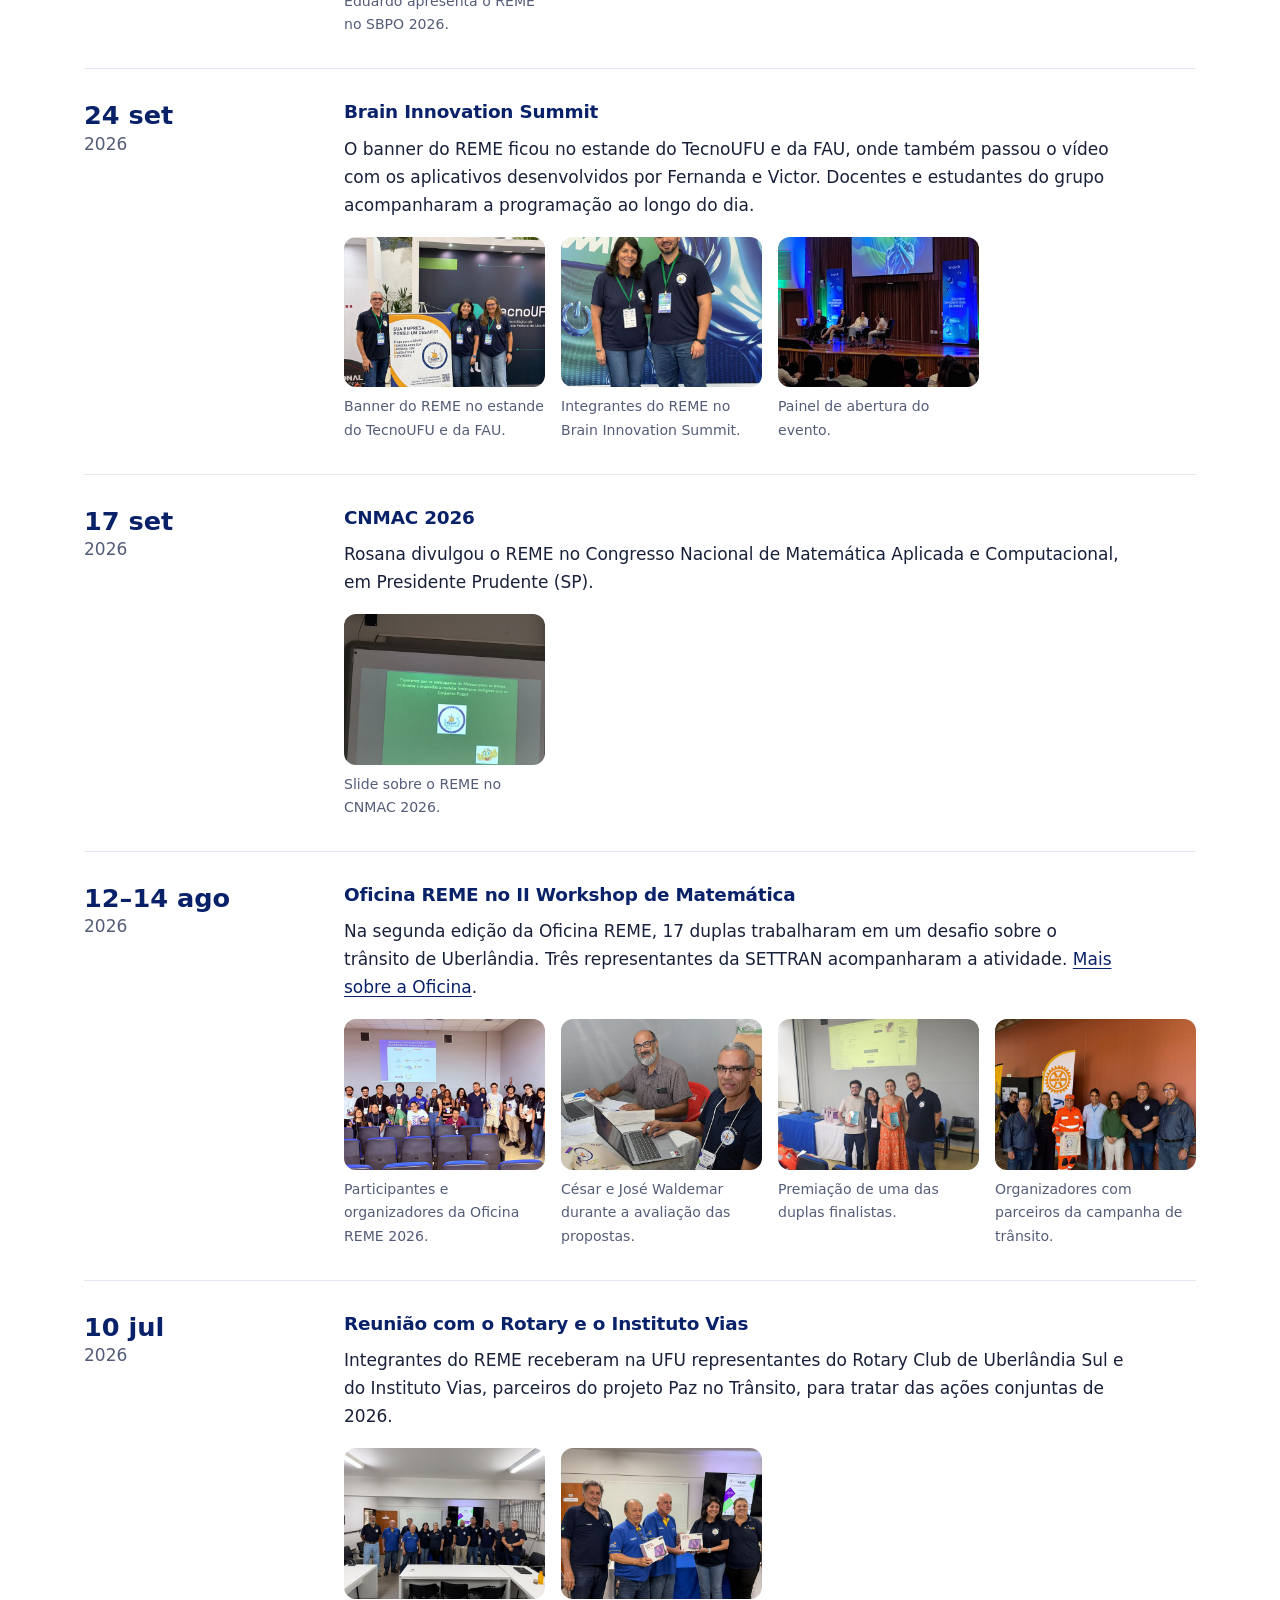
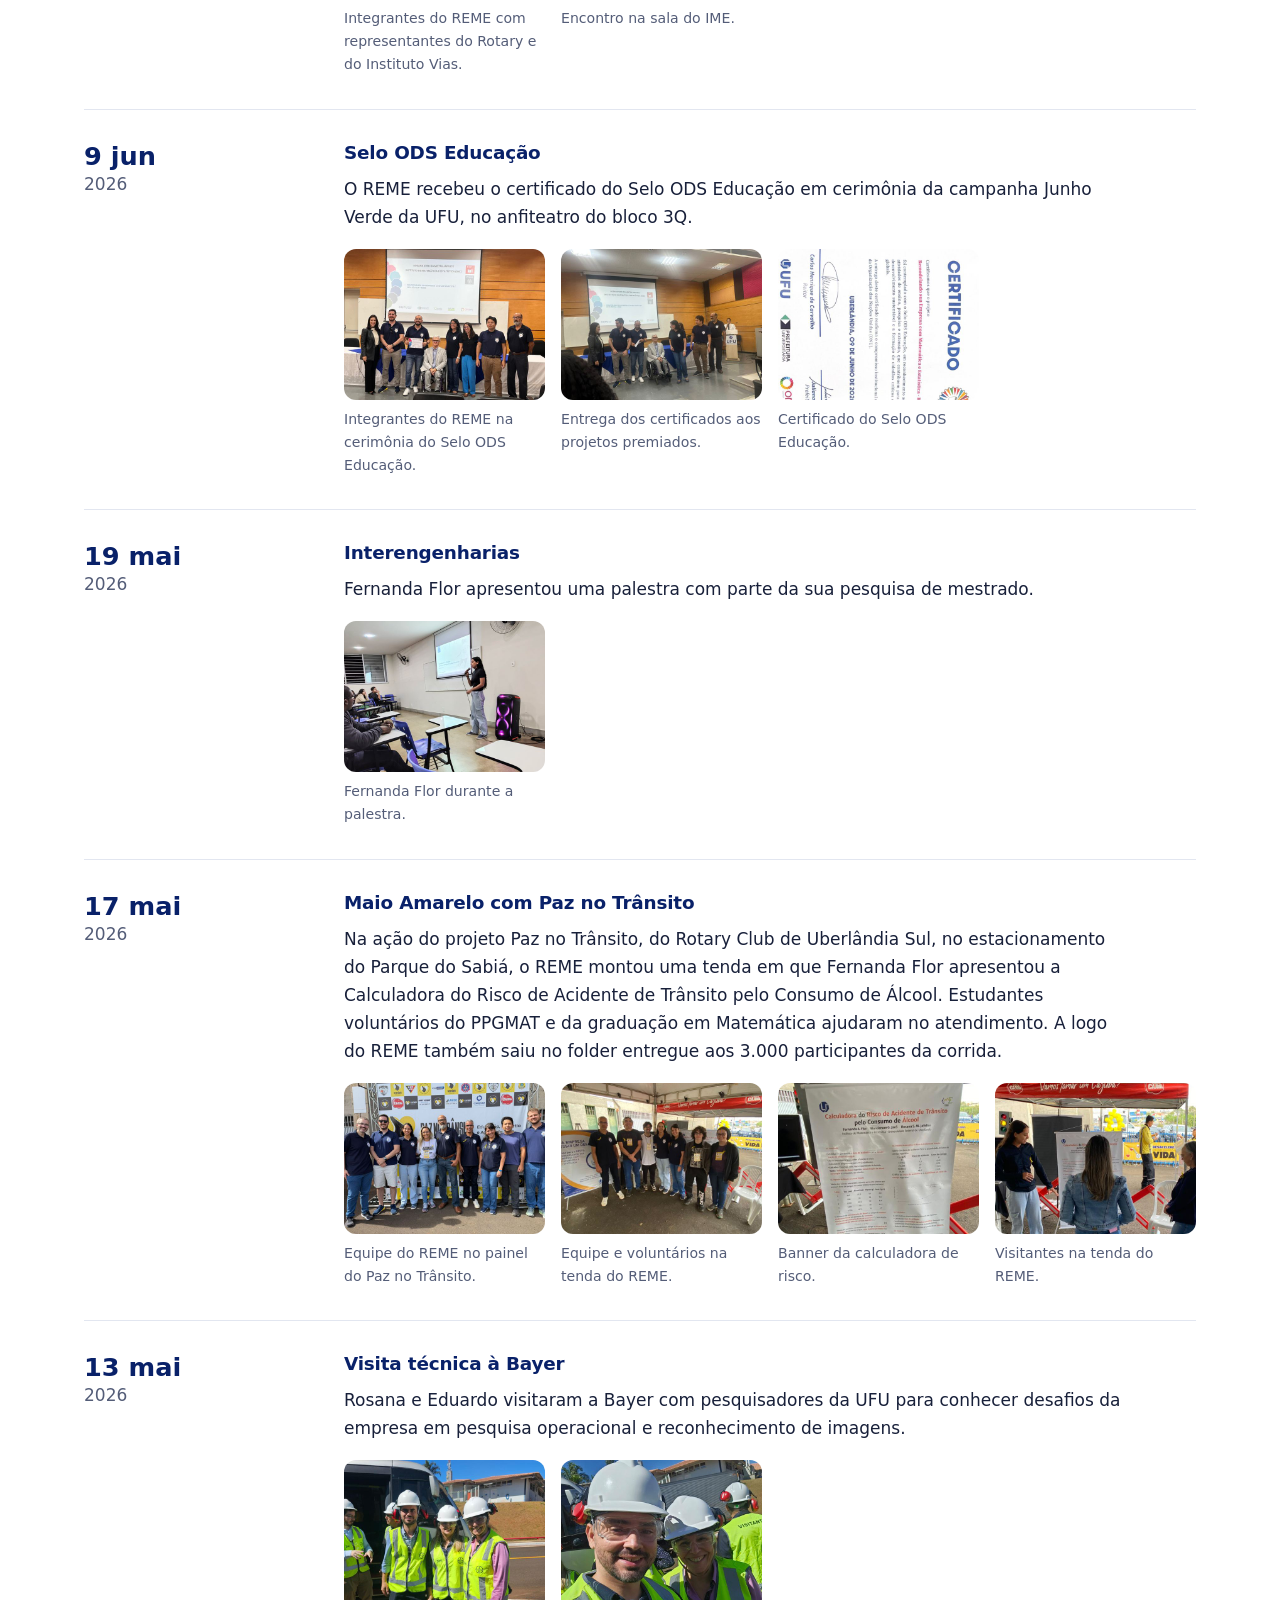
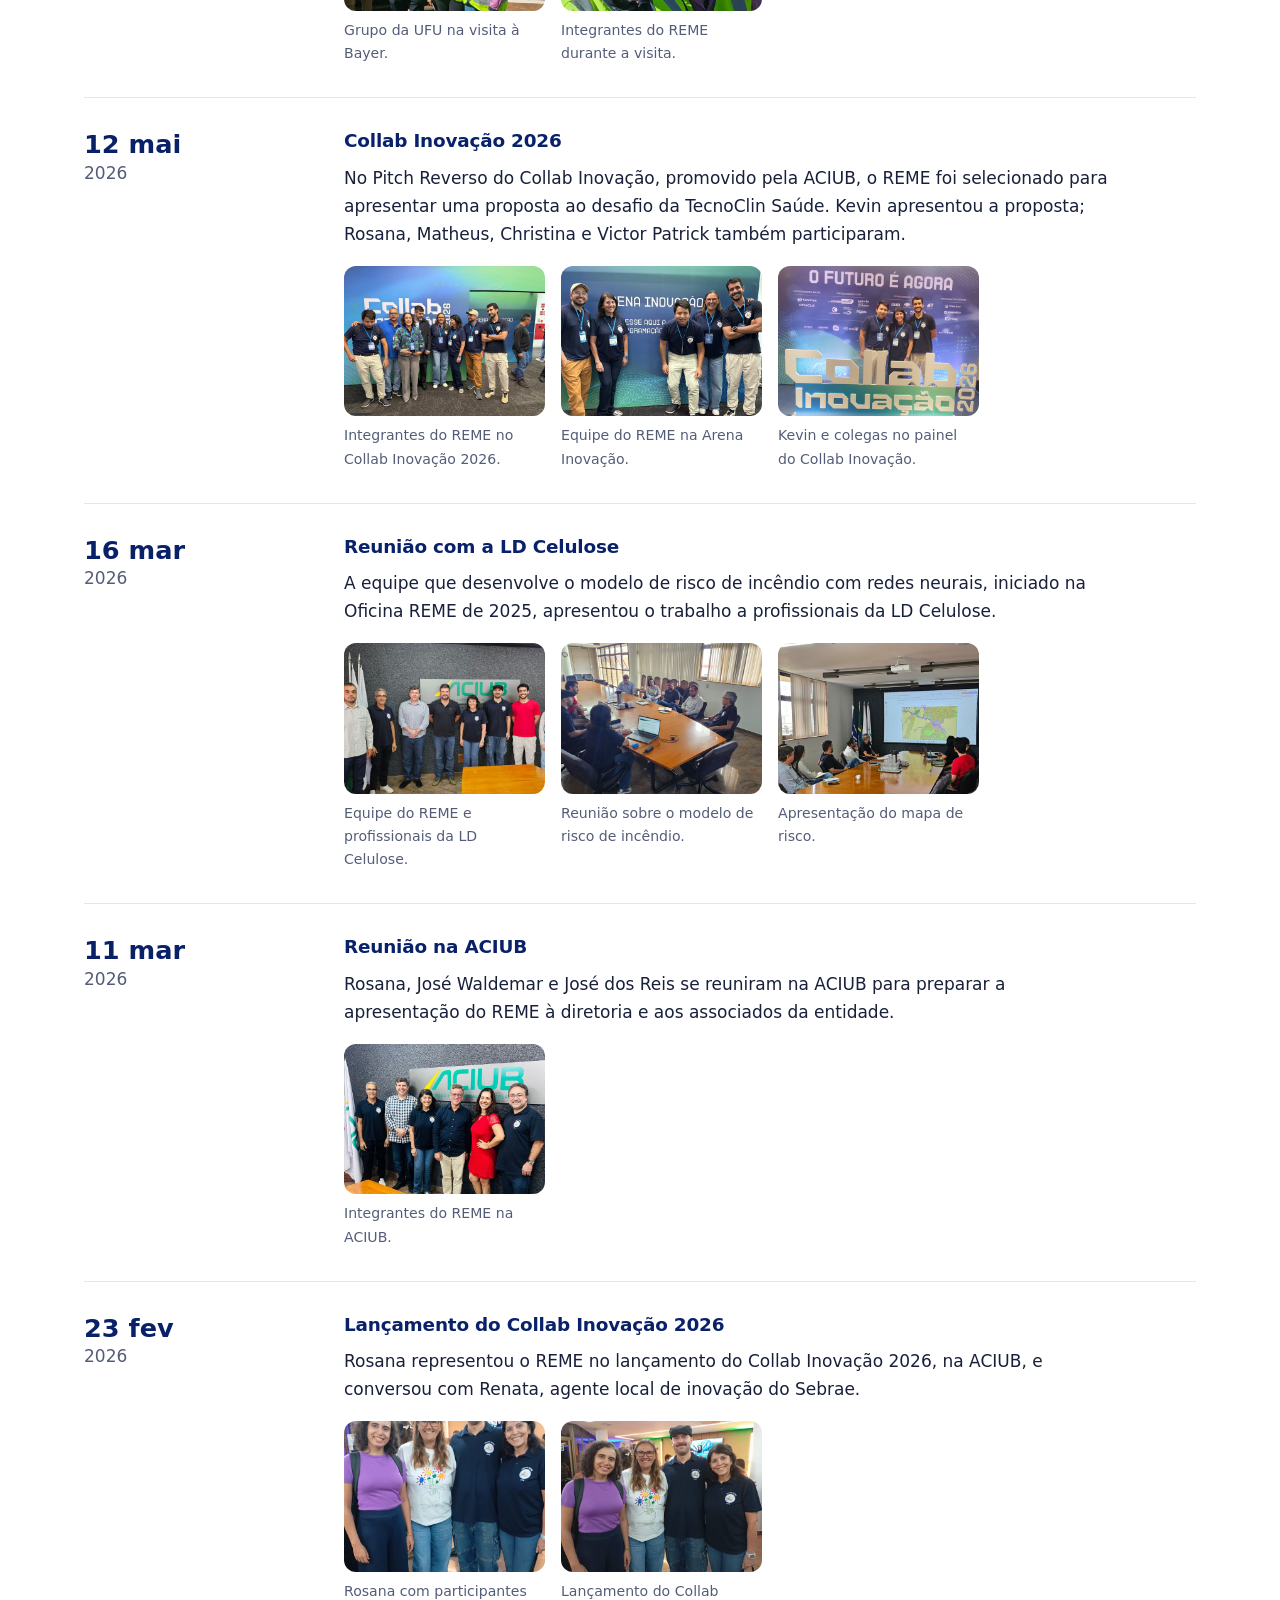
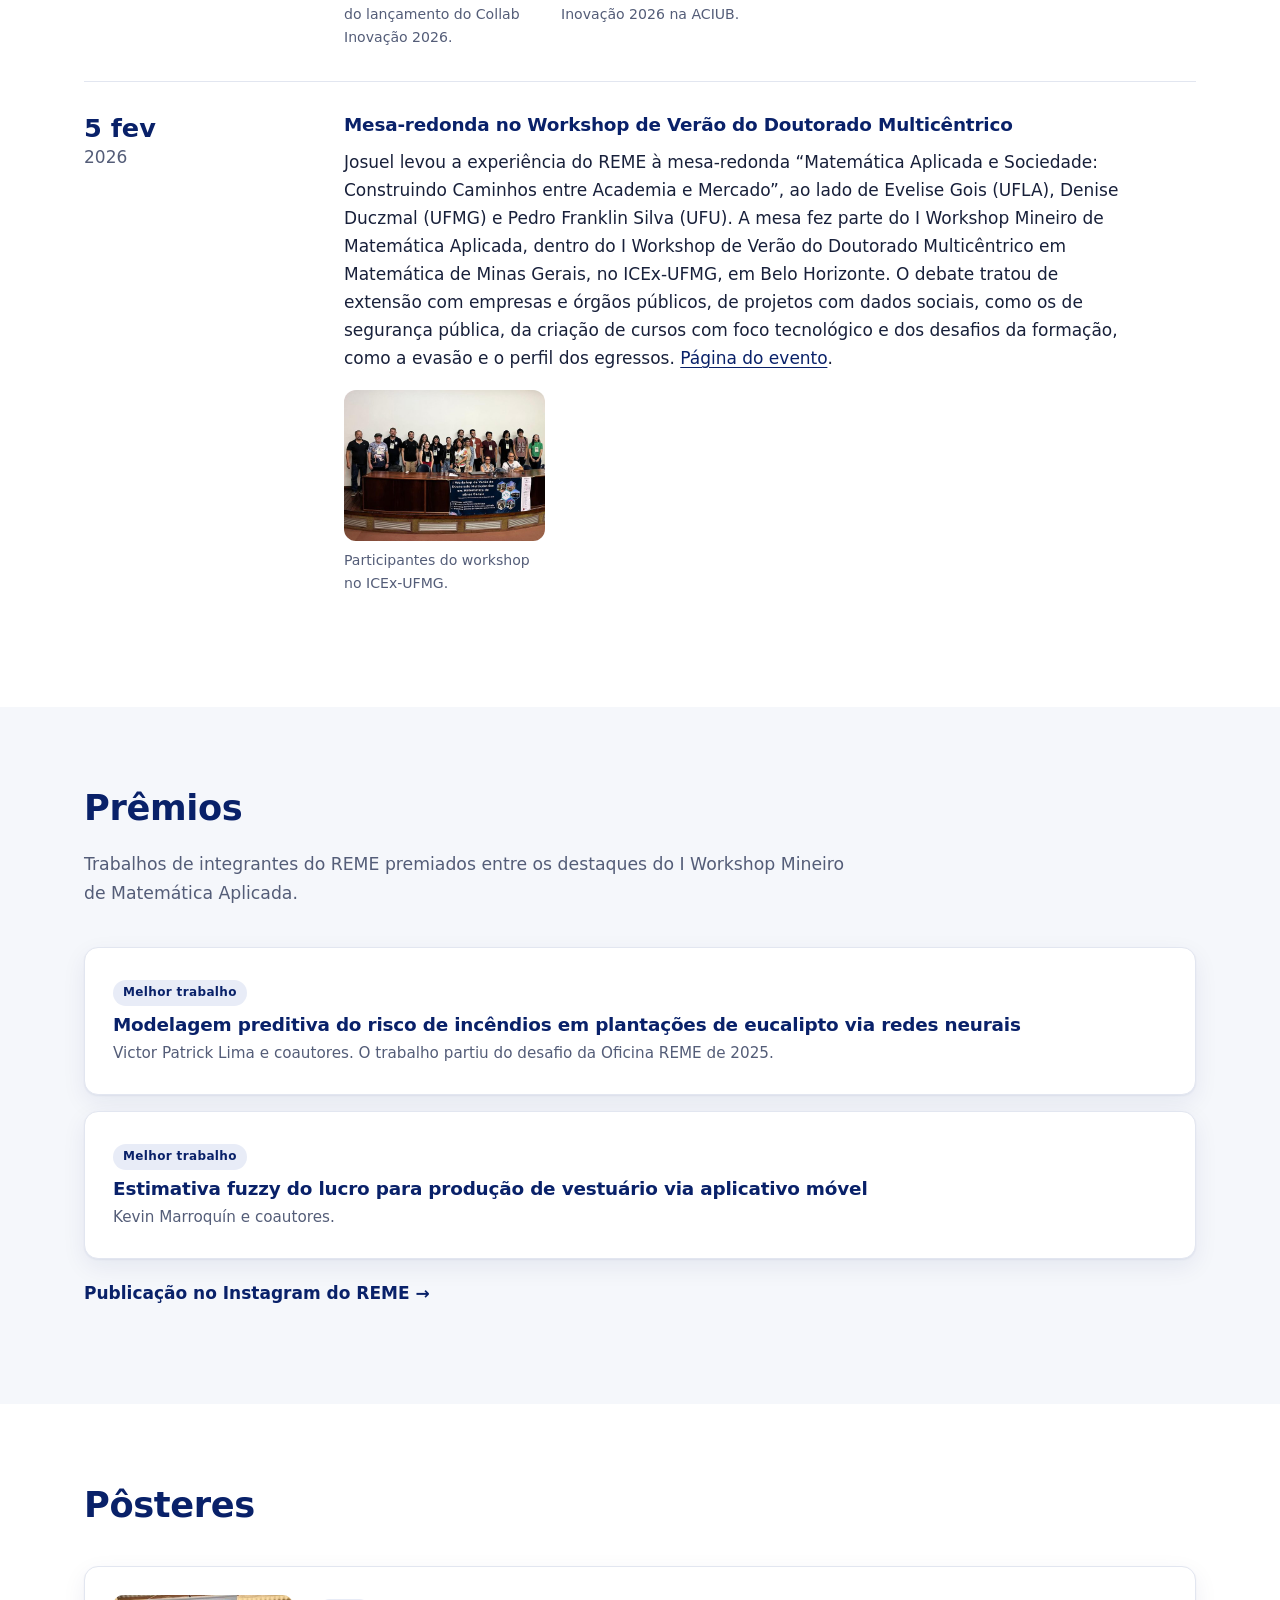
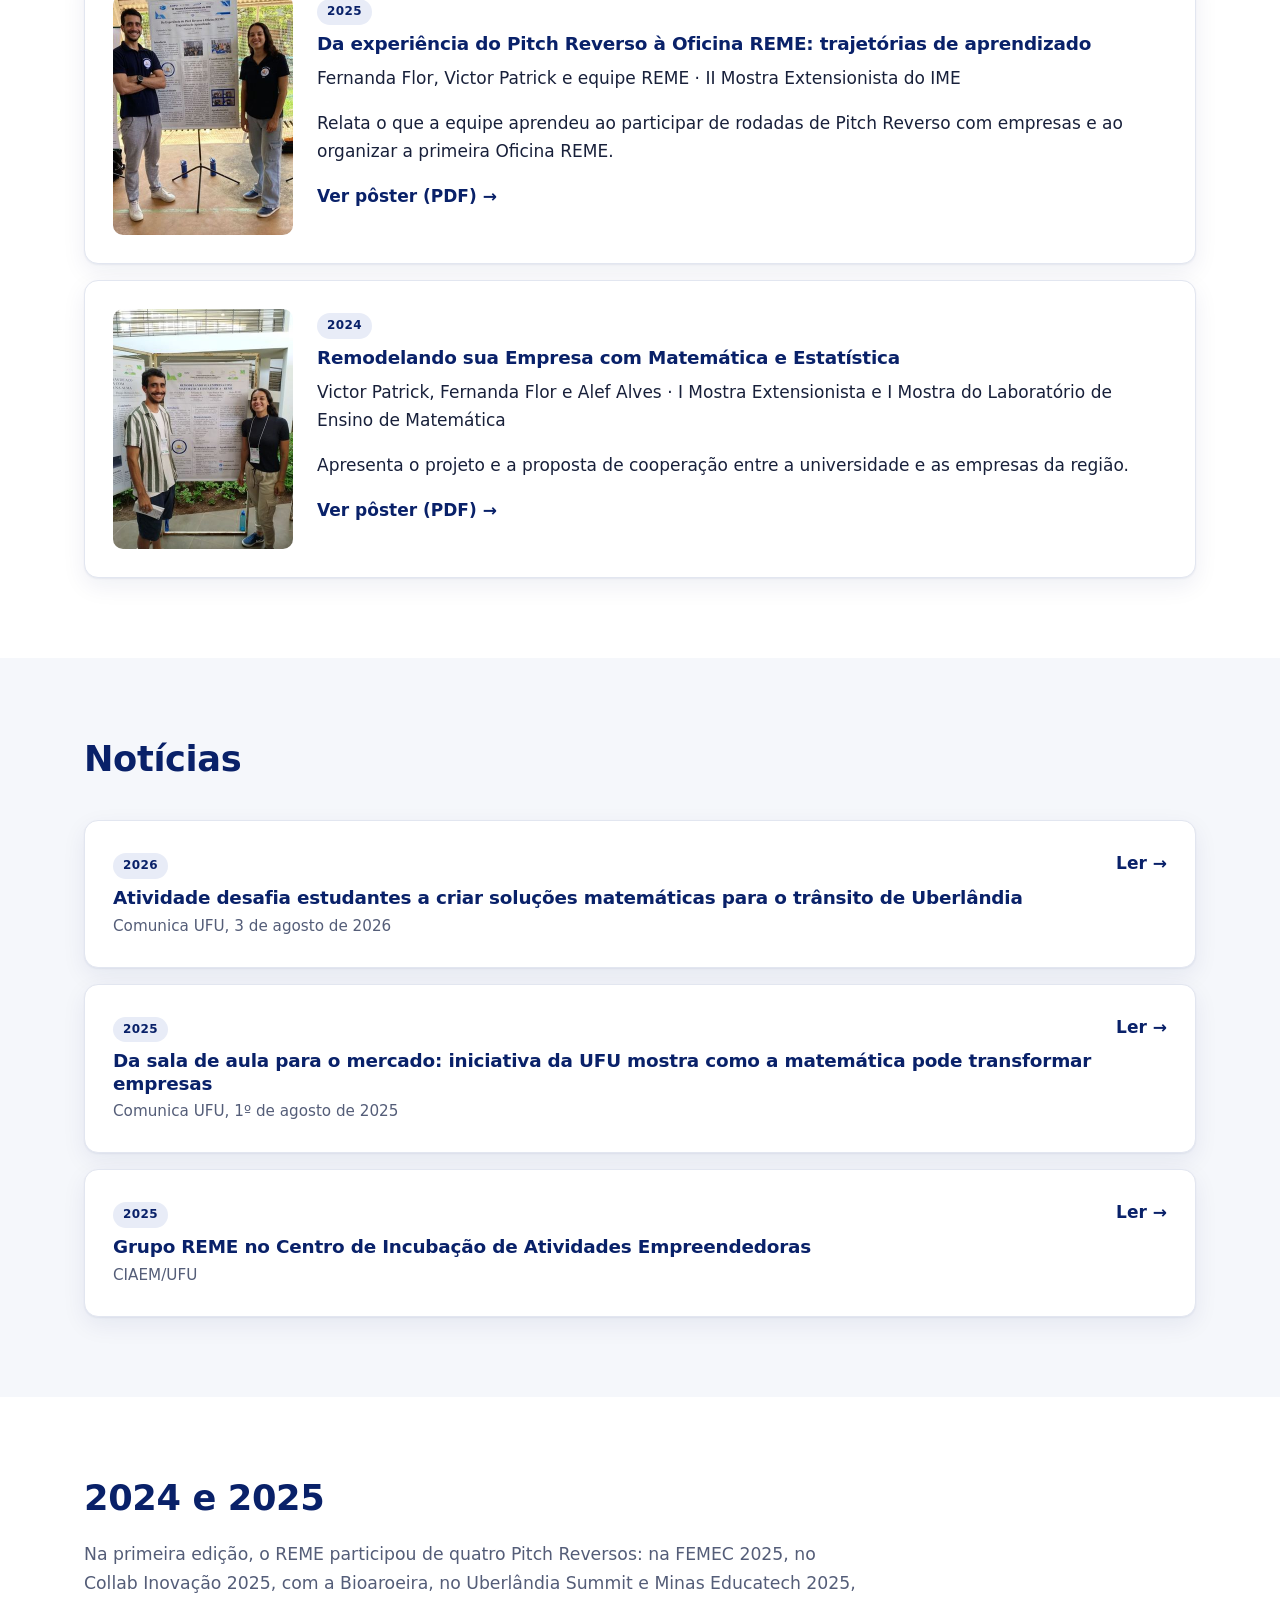
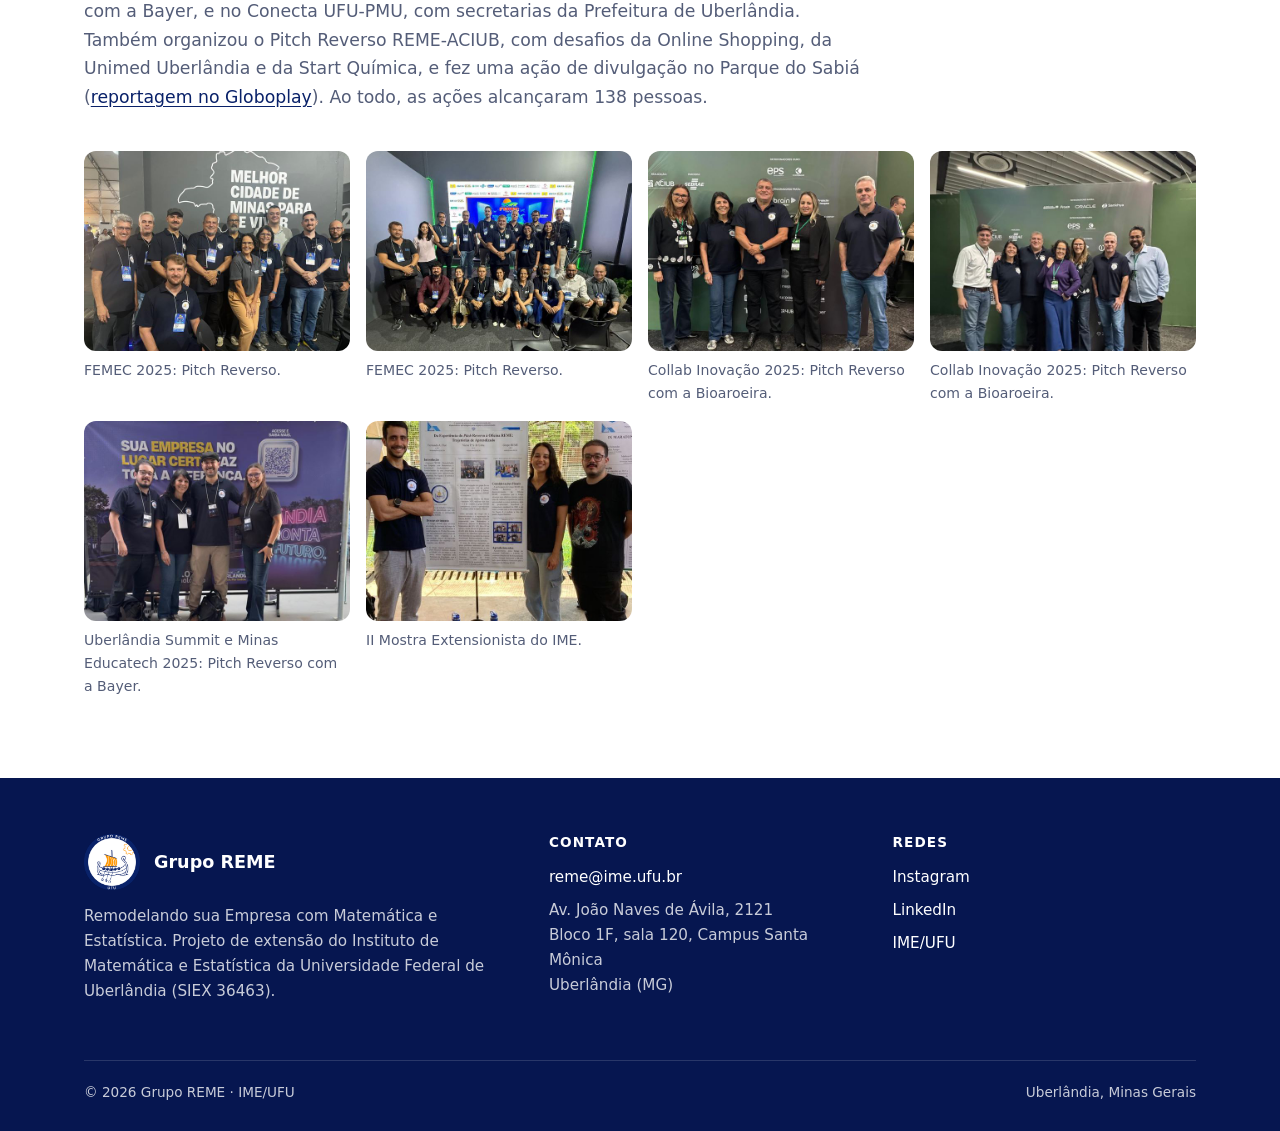
<file: site_reme/projetos.html>
<!doctype html>
<html lang="pt-BR">
<head>
<meta charset="utf-8">
<title>Grupo REME</title>
<link rel="canonical" href="https://remeufu.github.io/projetos.html">
<meta http-equiv="refresh" content="0; url=https://remeufu.github.io/projetos.html">
<script>location.replace("https://remeufu.github.io/projetos.html" + location.hash);</script>
</head>
<body>
<p>O site do Grupo REME mudou para <a href="https://remeufu.github.io/projetos.html">remeufu.github.io</a>.</p>
</body>
</html>
</file>
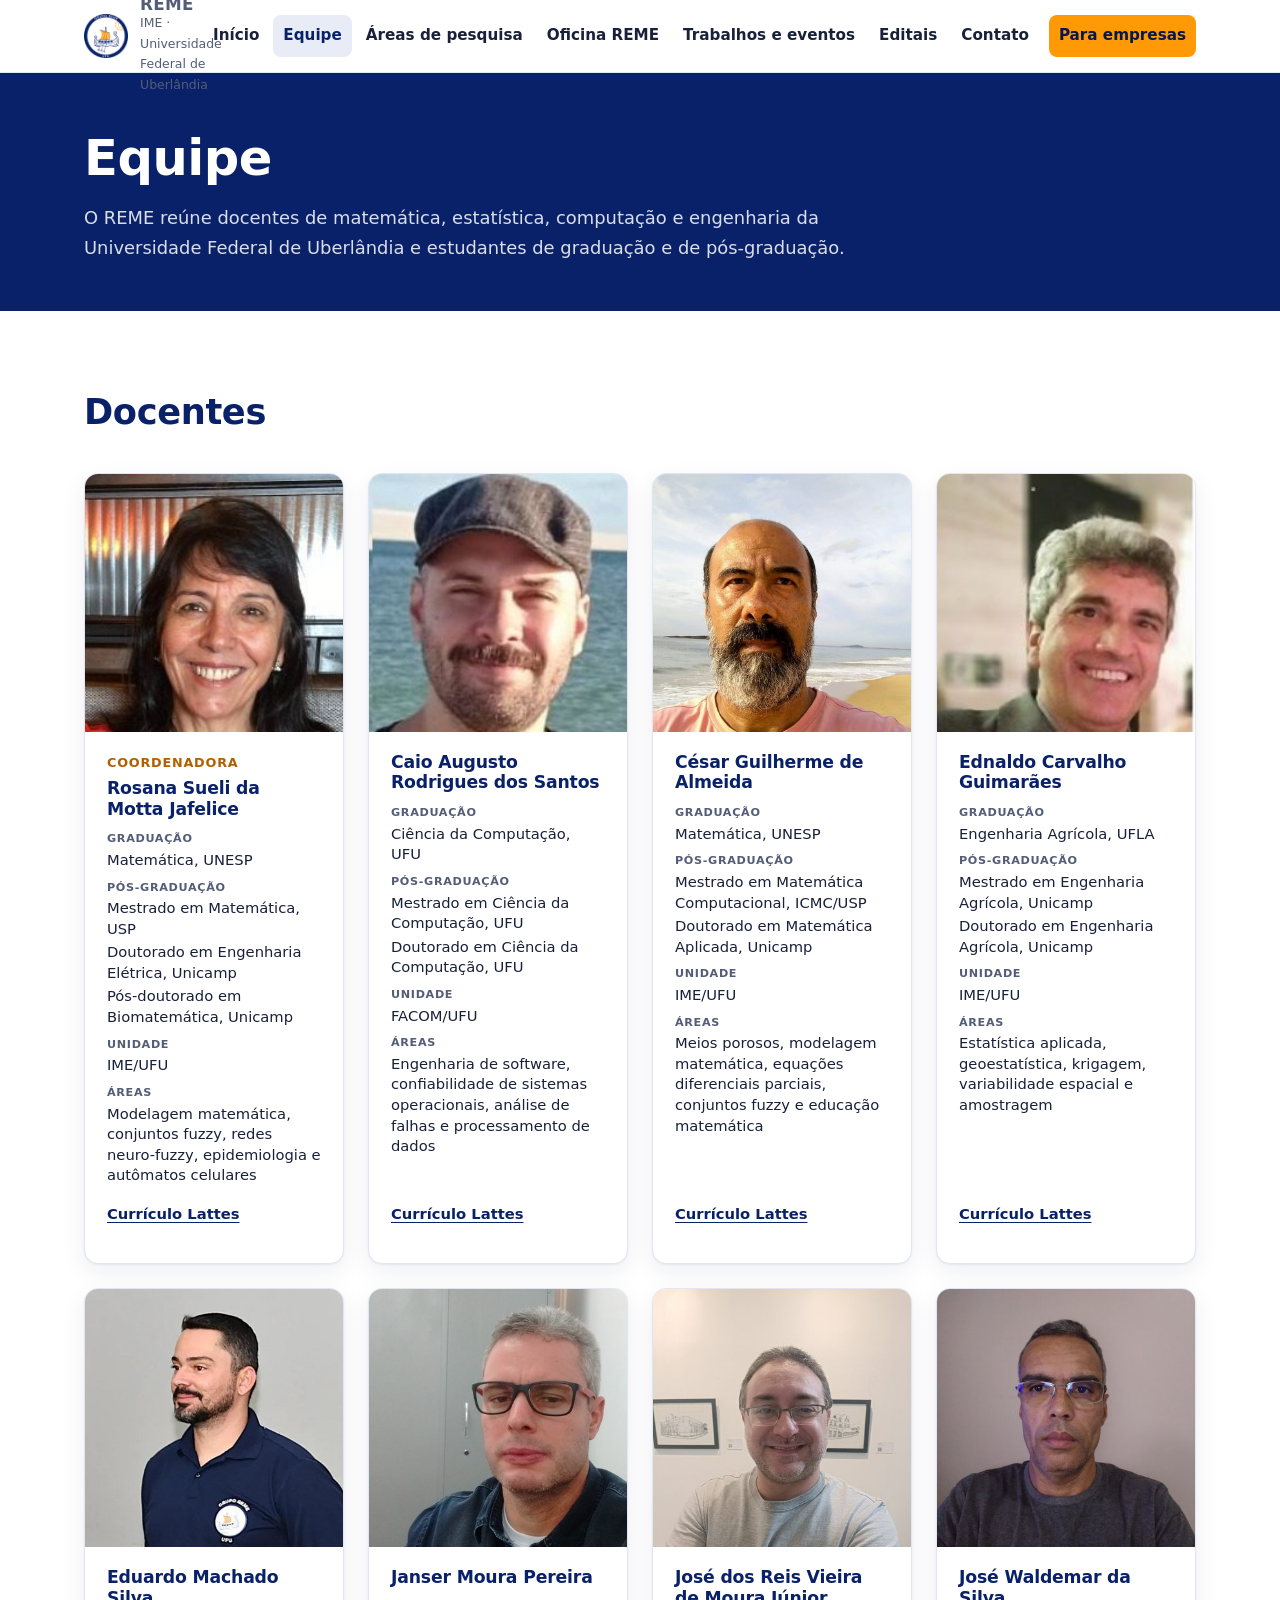
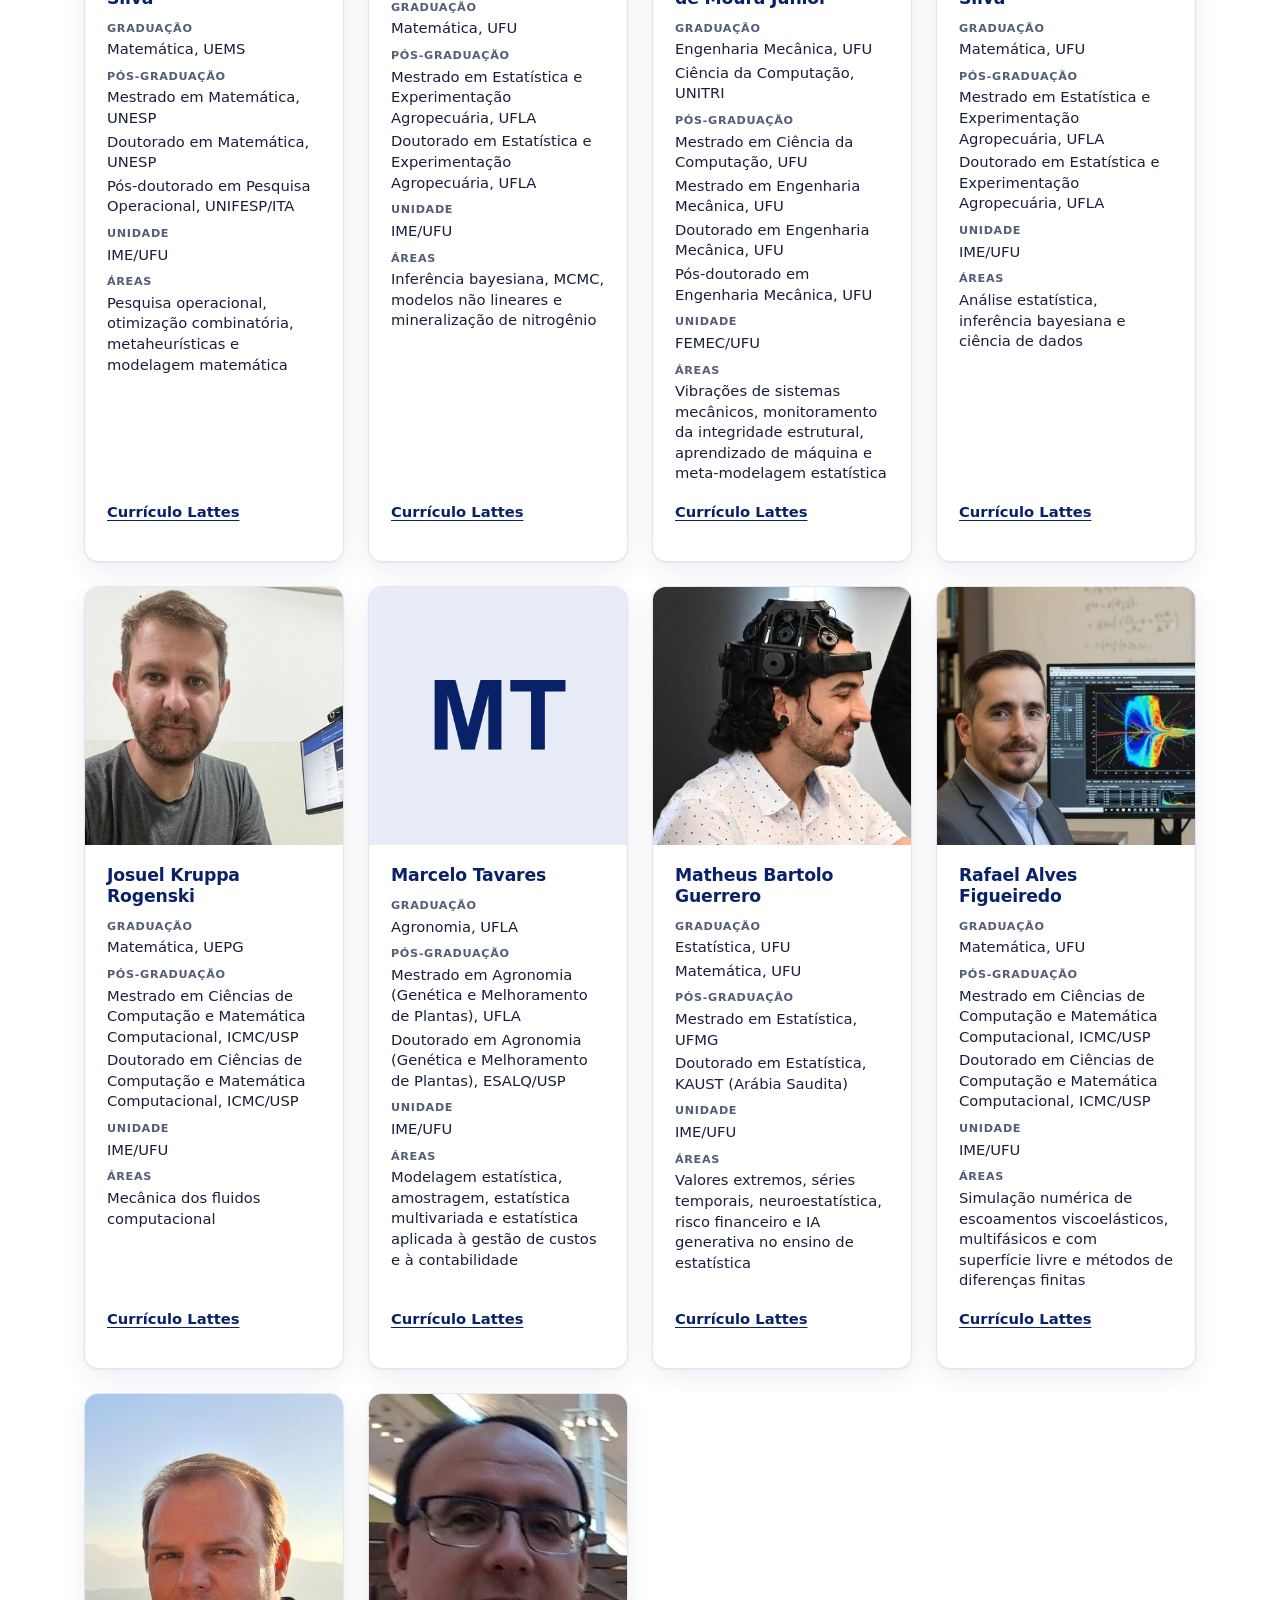
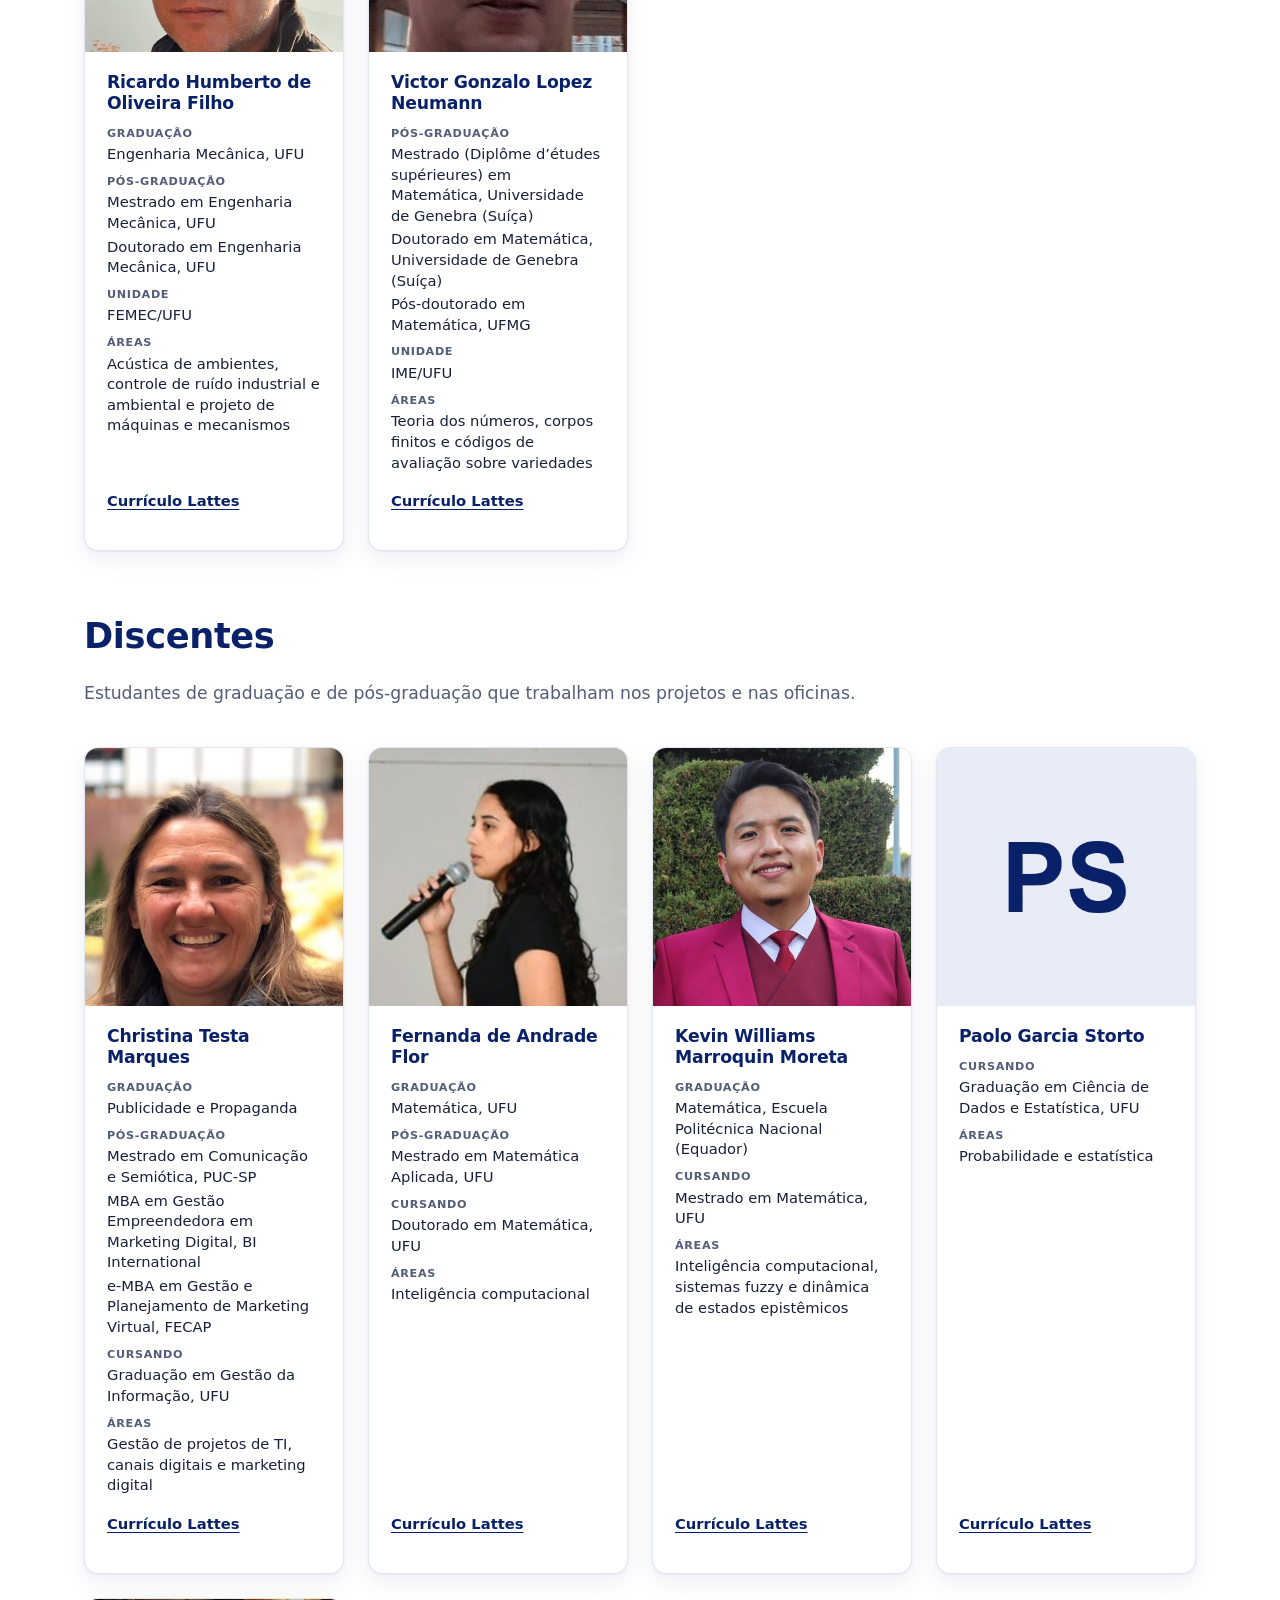
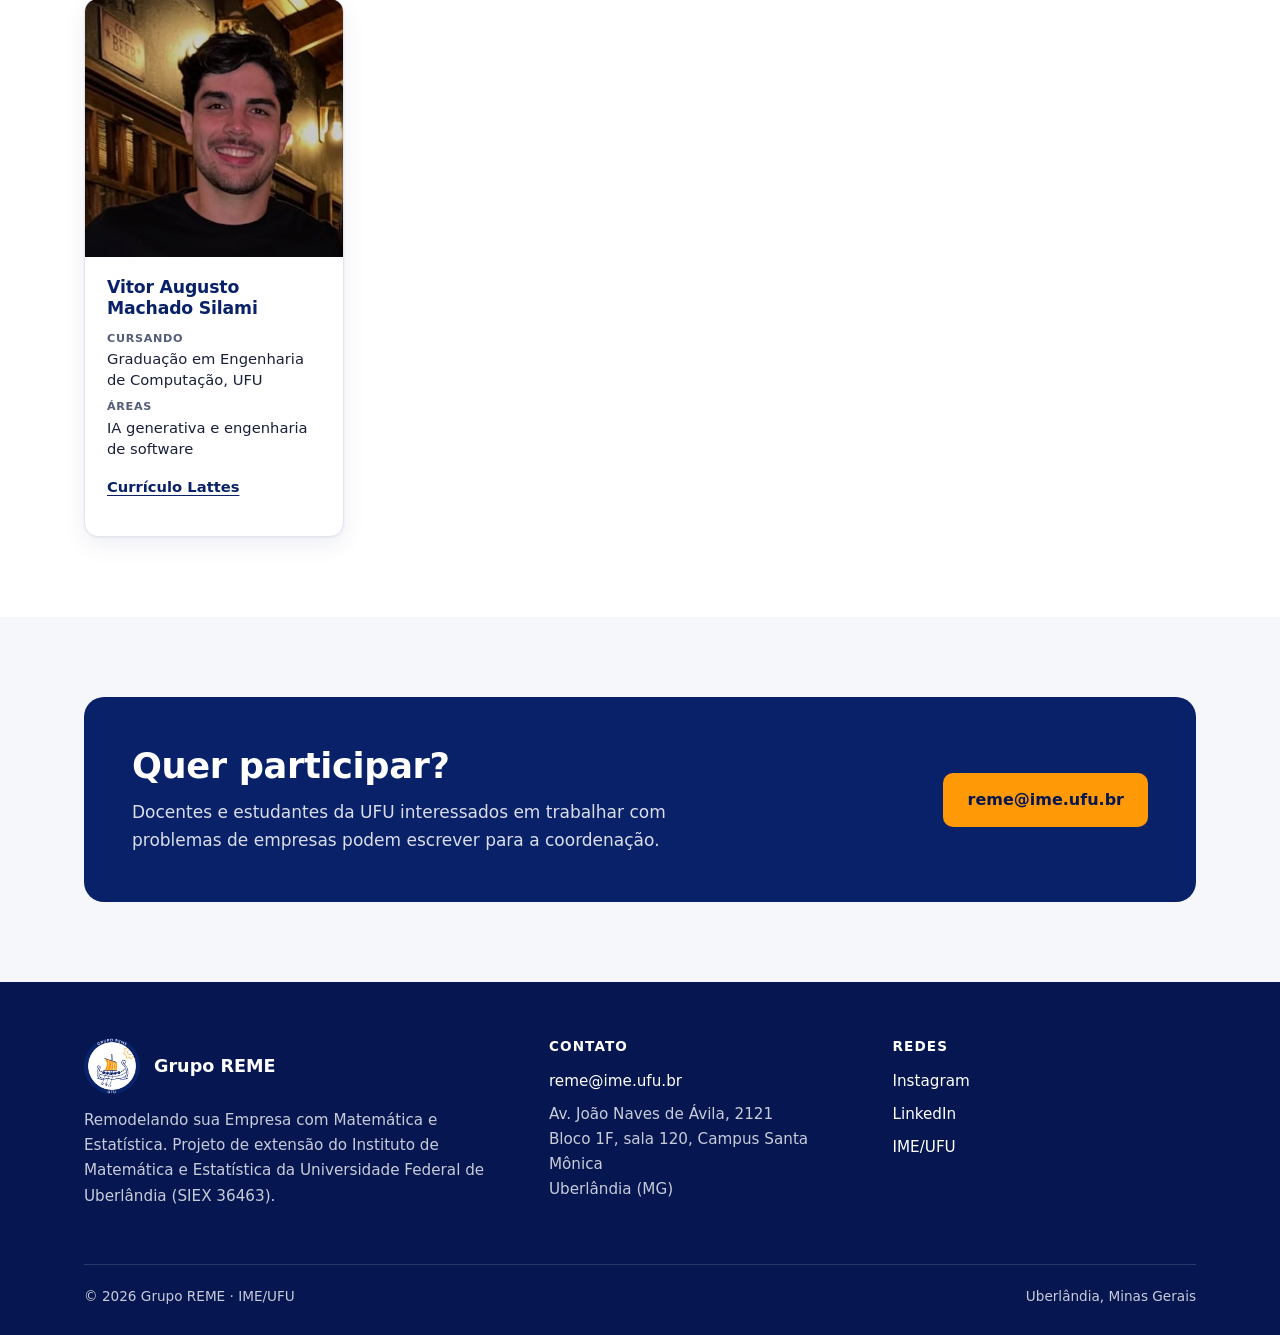
<file: site_reme/quemsomos.html>
<!doctype html>
<html lang="pt-BR">
<head>
<meta charset="utf-8">
<title>Grupo REME</title>
<link rel="canonical" href="https://remeufu.github.io/quemsomos.html">
<meta http-equiv="refresh" content="0; url=https://remeufu.github.io/quemsomos.html">
<script>location.replace("https://remeufu.github.io/quemsomos.html" + location.hash);</script>
</head>
<body>
<p>O site do Grupo REME mudou para <a href="https://remeufu.github.io/quemsomos.html">remeufu.github.io</a>.</p>
</body>
</html>
</file>
<file: assets/css/site.css>
/* Grupo REME · IME/UFU
   Cores do logo: azul #092169 e laranja #FF9906 */

:root {
  --navy: #092169;
  --navy-deep: #061650;
  --navy-soft: #e8ecf7;
  --orange: #ff9906;
  --orange-soft: #fff3e0;
  --ink: #18203a;
  --muted: #545d78;
  --line: #e2e6f0;
  --bg: #ffffff;
  --bg-soft: #f5f7fb;
  --radius: 14px;
  --shadow: 0 1px 2px rgba(9, 33, 105, .06), 0 8px 24px rgba(9, 33, 105, .07);
  --max: 1160px;
  --font: "Inter", system-ui, -apple-system, "Segoe UI", Roboto, sans-serif;
}

*, *::before, *::after { box-sizing: border-box; }
html { scroll-behavior: smooth; scroll-padding-top: 84px; }
body {
  margin: 0;
  font-family: var(--font);
  font-size: 1.0625rem;
  line-height: 1.65;
  color: var(--ink);
  background: var(--bg);
  -webkit-font-smoothing: antialiased;
}
@media (max-width: 560px) { body { font-size: 1rem; } }
img { max-width: 100%; height: auto; display: block; }
a { color: var(--navy); text-underline-offset: 3px; }
a:hover { color: var(--navy-deep); }
h1, h2, h3 { line-height: 1.2; color: var(--navy); margin: 0 0 .6em; letter-spacing: -.01em; }
h1 { font-size: clamp(2rem, 4.2vw, 3.1rem); font-weight: 800; }
h2 { font-size: clamp(1.6rem, 3vw, 2.2rem); font-weight: 750; }
h3 { font-size: 1.15rem; font-weight: 700; }
p { margin: 0 0 1em; }
:focus-visible { outline: 3px solid var(--orange); outline-offset: 2px; border-radius: 4px; }

.container { width: 100%; max-width: var(--max); margin: 0 auto; padding: 0 24px; }
.skip-link { position: absolute; left: -999px; top: 8px; background: var(--navy); color: #fff; padding: 8px 14px; border-radius: 8px; z-index: 100; }
.skip-link:focus { left: 8px; }

/* Cabeçalho */
.site-header {
  position: sticky; top: 0; z-index: 50;
  background: rgba(255, 255, 255, .94);
  backdrop-filter: saturate(1.4) blur(8px);
  border-bottom: 1px solid var(--line);
}
.site-header .container { display: flex; align-items: center; justify-content: space-between; height: 72px; gap: 16px; }
.brand { display: flex; align-items: center; gap: 12px; text-decoration: none; color: var(--navy); }
.brand img { width: 44px; height: 44px; }
.brand strong { display: block; font-size: 1.05rem; font-weight: 800; letter-spacing: .02em; line-height: 1.1; }
.brand span { display: block; font-size: .78rem; color: var(--muted); font-weight: 500; }
@media (max-width: 480px) { .brand > span > span { display: none; } }
.nav ul { list-style: none; display: flex; gap: 4px; margin: 0; padding: 0; align-items: center; }
.nav a {
  display: block; padding: 8px 10px; border-radius: 8px;
  text-decoration: none; color: var(--ink); font-size: .95rem; font-weight: 550; white-space: nowrap;
}
.nav a:hover { background: var(--navy-soft); color: var(--navy); }
.nav a[aria-current="page"] { color: var(--navy); background: var(--navy-soft); }
.nav .nav-cta { background: var(--navy); color: #fff; margin-left: 6px; }
.nav .nav-cta:hover { background: var(--navy-deep); color: #fff; }
.nav-toggle {
  display: none; border: 1px solid var(--line); background: #fff; border-radius: 10px;
  width: 44px; height: 44px; cursor: pointer; color: var(--navy);
}
.nav-toggle svg { width: 22px; height: 22px; margin: auto; }

@media (max-width: 1180px) {
  .nav-toggle { display: grid; place-items: center; }
  .nav { position: absolute; left: 0; right: 0; top: 72px; background: #fff; border-bottom: 1px solid var(--line); display: none; }
  .nav.open { display: block; }
  .nav ul { flex-direction: column; align-items: stretch; padding: 8px 16px 16px; gap: 2px; }
  .nav a { padding: 12px; }
  .nav .nav-cta { margin: 8px 0 0; text-align: center; }
}

/* Botões */
.btn {
  display: inline-flex; align-items: center; gap: 8px;
  padding: 12px 22px; border-radius: 10px; font-weight: 650; font-size: 1rem;
  text-decoration: none; border: 2px solid transparent; transition: background .15s, color .15s, border-color .15s;
}
.btn-primary { background: var(--orange); color: var(--navy-deep); }
.btn-primary:hover { background: #ffad3a; color: var(--navy-deep); }
.btn-ghost { border-color: rgba(255, 255, 255, .55); color: #fff; }
.btn-ghost:hover { background: rgba(255, 255, 255, .1); color: #fff; border-color: #fff; }
.btn-navy { background: var(--navy); color: #fff; }
.btn-navy:hover { background: var(--navy-deep); color: #fff; }
.btn-row { display: flex; flex-wrap: wrap; gap: 12px; }

/* Topo da página inicial: logomarca grande ao lado do texto, sobre a foto da equipe escurecida */
.hero {
  color: #fff; position: relative; overflow: hidden;
  background:
    linear-gradient(100deg, rgba(6, 22, 80, .97) 0%, rgba(9, 33, 105, .93) 55%, rgba(9, 33, 105, .86) 100%),
    url("../img/hero-fundo.jpg") center 35% / cover no-repeat,
    var(--navy);
}
.hero .container { display: grid; grid-template-columns: minmax(0, 420px) 1fr; gap: 64px; align-items: center; padding-top: 80px; padding-bottom: 88px; position: relative; z-index: 1; }
.hero h1 { color: #fff; }
.hero p.lead { font-size: 1.2rem; color: rgba(255, 255, 255, .86); max-width: 34em; margin-bottom: 1.6em; }
.eyebrow {
  display: inline-block; font-size: .8rem; font-weight: 700; letter-spacing: .08em; text-transform: uppercase;
  color: var(--orange); margin-bottom: 14px;
}
.hero-logo { position: relative; display: grid; place-items: center; }
.hero-logo::before {
  content: ""; position: absolute; width: 112%; aspect-ratio: 1; border-radius: 50%;
  border: 2px solid rgba(255, 153, 6, .35);
  box-shadow: 0 0 0 28px rgba(255, 255, 255, .04), 0 0 0 56px rgba(255, 255, 255, .025);
}
.hero-logo img {
  position: relative; width: 100%; max-width: 380px; border-radius: 50%;
  box-shadow: 0 24px 60px rgba(0, 0, 0, .35);
}

@media (max-width: 1200px) {
  .hero .container { grid-template-columns: minmax(0, 340px) 1fr; gap: 56px; }
}

@media (max-width: 860px) {
  .hero .container { grid-template-columns: 1fr; gap: 36px; padding-top: 48px; padding-bottom: 56px; text-align: center; }
  .hero-logo img { max-width: 200px; }
  .hero-logo::before { width: 230px; box-shadow: 0 0 0 18px rgba(255, 255, 255, .04); }
  .hero p.lead { margin-left: auto; margin-right: auto; }
  .hero .btn-row { justify-content: center; }
}

.split.contact { align-items: center; }
.contact .contact-list { margin: 28px 0 32px; }
.contact-photo { margin: 0; }
.contact-photo img { border-radius: var(--radius); box-shadow: var(--shadow); aspect-ratio: 4 / 3; object-fit: cover; width: 100%; }
.contact-photo figcaption { font-size: .85rem; color: var(--muted); margin-top: 8px; }

/* Cabeçalho das páginas internas */
.page-head { background: var(--navy); color: #fff; padding: 56px 0 48px; }
.page-head h1 { color: #fff; margin-bottom: .3em; }
.page-head p { color: rgba(255, 255, 255, .85); max-width: 46em; font-size: 1.12rem; margin: 0; }

/* Números */
.facts { background: var(--bg-soft); border-bottom: 1px solid var(--line); }
.facts ul { list-style: none; margin: 0; padding: 28px 0; display: grid; grid-template-columns: repeat(4, 1fr); gap: 24px; }
.facts li { display: flex; flex-direction: column; }
.facts strong { font-size: 1.5rem; color: var(--navy); font-weight: 800; line-height: 1.2; }
.facts span { color: var(--muted); font-size: .95rem; }
@media (max-width: 760px) { .facts ul { grid-template-columns: 1fr 1fr; } }

/* Seções */
.section { padding: 80px 0; }
.section.alt { background: var(--bg-soft); }
.section-head { max-width: 46em; margin-bottom: 40px; }
.section-head p { color: var(--muted); font-size: 1.08rem; }
.section h2 + .subtle { color: var(--muted); }
@media (max-width: 640px) { .section { padding: 56px 0; } }

.grid { display: grid; gap: 24px; }
.grid-2 { grid-template-columns: repeat(2, 1fr); }
.grid-3 { grid-template-columns: repeat(3, 1fr); }
.grid-4 { grid-template-columns: repeat(4, 1fr); }
@media (max-width: 960px) { .grid-3, .grid-4 { grid-template-columns: repeat(2, 1fr); } }
@media (max-width: 640px) { .grid-2, .grid-3, .grid-4 { grid-template-columns: 1fr; } }

.card {
  background: #fff; border: 1px solid var(--line); border-radius: var(--radius);
  padding: 28px; box-shadow: var(--shadow);
}
.card h3 { margin-bottom: .5em; }
.card p:last-child, .card ul:last-child { margin-bottom: 0; }
.card ul { padding-left: 1.1em; margin: 0 0 1em; color: var(--muted); }
.card li { margin-bottom: .3em; }
.card .icon {
  width: 46px; height: 46px; border-radius: 12px; background: var(--orange-soft); color: #c46a00;
  display: grid; place-items: center; margin-bottom: 18px;
}
.card .icon svg { width: 24px; height: 24px; }

.tags { display: flex; flex-wrap: wrap; gap: 8px; list-style: none; padding: 0; margin: 0; }
.tags li { background: #fff; border: 1px solid var(--line); border-radius: 999px; padding: 6px 14px; font-size: .92rem; color: var(--ink); }

/* Etapas */
.steps { list-style: none; padding: 0; margin: 0; display: grid; grid-template-columns: repeat(4, 1fr); gap: 24px; counter-reset: step; }
.steps li { position: relative; padding-top: 56px; }
.steps li::before {
  counter-increment: step; content: counter(step);
  position: absolute; top: 0; left: 0; width: 40px; height: 40px; border-radius: 50%;
  background: var(--navy); color: #fff; font-weight: 750; display: grid; place-items: center;
}
.steps li::after { content: ""; position: absolute; top: 20px; left: 52px; right: 0; height: 2px; background: var(--line); }
.steps li:last-child::after { display: none; }
.steps p { color: var(--muted); margin: 0; }
@media (max-width: 860px) {
  .steps { grid-template-columns: 1fr; gap: 28px; }
  .steps li { padding: 0 0 0 60px; }
  .steps li::after { display: none; }
}

/* Texto em duas colunas */
.split { display: grid; grid-template-columns: 1fr 1fr; gap: 56px; align-items: start; }
@media (max-width: 860px) { .split { grid-template-columns: 1fr; gap: 32px; } }
.note { background: var(--orange-soft); border-left: 4px solid var(--orange); border-radius: 8px; padding: 16px 20px; color: var(--ink); }
.note p:last-child { margin: 0; }

/* Parceiros */
.partners { display: grid; grid-template-columns: repeat(4, 1fr); gap: 16px; list-style: none; padding: 0; margin: 0; }
.partners li {
  border: 1px solid var(--line); border-radius: 12px; padding: 20px; background: #fff;
  font-weight: 650; color: var(--navy); display: flex; align-items: center; min-height: 84px;
}
@media (max-width: 860px) { .partners { grid-template-columns: 1fr 1fr; } }

/* Faixa de chamada */
.cta-band { background: var(--navy); color: #fff; border-radius: 20px; padding: 48px; display: flex; gap: 32px; align-items: center; justify-content: space-between; flex-wrap: wrap; }
.cta-band h2 { color: #fff; margin-bottom: .3em; }
.cta-band p { color: rgba(255, 255, 255, .85); margin: 0; max-width: 36em; }
@media (max-width: 640px) { .cta-band { padding: 32px 24px; } }

/* Equipe */
.team { display: grid; grid-template-columns: repeat(auto-fill, minmax(250px, 1fr)); gap: 24px; }
.person { background: #fff; border: 1px solid var(--line); border-radius: var(--radius); overflow: hidden; box-shadow: var(--shadow); display: flex; flex-direction: column; }
.person img { aspect-ratio: 1; object-fit: cover; width: 100%; background: var(--navy-soft); }
.person .body { padding: 20px 22px 22px; display: flex; flex-direction: column; flex: 1; }
.person h3 { font-size: 1.08rem; margin-bottom: .25em; }
.person .role { color: #b35f00; font-size: .8rem; font-weight: 700; text-transform: uppercase; letter-spacing: .06em; margin-bottom: .4em; }
.person .bio { display: grid; gap: .55em; margin: .45em 0 1.1em; font-size: .92rem; }
.person .bio dt { color: var(--muted); font-size: .7rem; font-weight: 700; text-transform: uppercase; letter-spacing: .06em; margin-bottom: .1em; }
.person .bio dd { margin: 0; color: var(--ink); line-height: 1.4; }
.person .bio dd + dd { margin-top: .2em; }
.person .bio abbr { text-decoration: none; cursor: help; }
.person .links { margin-top: auto; font-size: .92rem; font-weight: 600; }
@media (max-width: 560px) {
  .team { grid-template-columns: 1fr; gap: 14px; }
  .person { flex-direction: row; align-items: flex-start; }
  .person img { width: 96px; height: 96px; flex: none; margin: 18px 0 18px 18px; border-radius: 50%; }
  .person .body { padding: 16px 18px; }
  .person .bio { margin-bottom: .8em; }
}

/* Galeria */
.gallery { display: grid; grid-template-columns: repeat(auto-fill, minmax(240px, 1fr)); gap: 16px; list-style: none; padding: 0; margin: 0; }
.gallery figure { margin: 0; }
.gallery button { all: unset; cursor: zoom-in; display: block; border-radius: 12px; overflow: hidden; }
.gallery button:focus-visible { outline: 3px solid var(--orange); outline-offset: 2px; }
.gallery img { aspect-ratio: 4 / 3; object-fit: cover; width: 100%; transition: transform .25s; }
.gallery button:hover img { transform: scale(1.03); }
.gallery figcaption { font-size: .88rem; color: var(--muted); margin-top: 8px; }

.lightbox { border: 0; padding: 0; background: transparent; max-width: min(1200px, 94vw); max-height: 94vh; }
.lightbox::backdrop { background: rgba(6, 22, 80, .88); }
.lightbox img { max-height: 82vh; width: auto; margin: 0 auto; border-radius: 10px; }
.lightbox p { color: #fff; text-align: center; margin: 12px 0 0; }
.lightbox button { position: fixed; width: 44px; height: 44px; border-radius: 50%; border: 0; background: #fff; color: var(--navy); font-size: 1.6rem; line-height: 1; cursor: pointer; }
.lightbox .lb-close { top: 16px; right: 16px; }
.lightbox .lb-prev, .lightbox .lb-next { top: 50%; transform: translateY(-50%); }
.lightbox .lb-prev { left: 16px; }
.lightbox .lb-next { right: 16px; }
.lightbox button[hidden] { display: none; }

/* Listas de documentos e edições */
.doc-list { list-style: none; padding: 0; margin: 0; display: grid; gap: 16px; }
.doc { display: flex; gap: 20px; align-items: flex-start; justify-content: space-between; flex-wrap: wrap; }
.doc .info { flex: 1 1 340px; }
.doc h3 { margin-bottom: .25em; }
.doc .meta { color: var(--muted); font-size: .95rem; margin: 0; }
.badge { display: inline-block; font-size: .75rem; font-weight: 700; padding: 3px 10px; border-radius: 999px; background: var(--navy-soft); color: var(--navy); margin-bottom: 8px; letter-spacing: .03em; }
.badge.closed { background: #eef0f4; color: var(--muted); }
.link-arrow { font-weight: 650; text-decoration: none; white-space: nowrap; }
.link-arrow::after { content: " →"; }

.edition { display: grid; grid-template-columns: 220px 1fr; gap: 40px; padding: 40px 0; border-top: 1px solid var(--line); }
.edition:first-of-type { border-top: 0; padding-top: 0; }
.edition .when { color: var(--muted); }
.edition .when strong { display: block; font-size: 2rem; color: var(--navy); line-height: 1.1; }
@media (max-width: 760px) { .edition { grid-template-columns: 1fr; gap: 12px; } }

.poster { display: grid; grid-template-columns: 180px 1fr; gap: 24px; align-items: start; }
.poster img { border-radius: 10px; aspect-ratio: 3 / 4; object-fit: cover; }
@media (max-width: 560px) { .poster { grid-template-columns: 1fr; } .poster img { max-width: 220px; } }

/* Contato */
.contact-list { list-style: none; padding: 0; margin: 0; display: grid; gap: 18px; }
.contact-list li { display: flex; gap: 14px; align-items: flex-start; }
.contact-list svg { width: 22px; height: 22px; flex: none; color: var(--navy); margin-top: 3px; }
.contact-list strong { display: block; font-size: .85rem; color: var(--muted); font-weight: 600; }

/* Rodapé */
.site-footer { background: var(--navy-deep); color: rgba(255, 255, 255, .78); padding: 56px 0 28px; font-size: .95rem; }
.site-footer a { color: #fff; text-decoration: none; }
.site-footer a:hover { text-decoration: underline; color: #fff; }
.footer-grid { display: grid; grid-template-columns: 1.4fr 1fr 1fr; gap: 40px; }
.footer-grid h2 { color: #fff; font-size: .85rem; text-transform: uppercase; letter-spacing: .08em; margin-bottom: 14px; }
.footer-grid ul { list-style: none; padding: 0; margin: 0; display: grid; gap: 8px; }
.footer-brand { display: flex; gap: 14px; align-items: center; margin-bottom: 14px; }
.footer-brand img { width: 56px; height: 56px; }
.footer-brand strong { color: #fff; font-size: 1.1rem; }
.footer-bottom { border-top: 1px solid rgba(255, 255, 255, .14); margin-top: 40px; padding-top: 20px; font-size: .85rem; display: flex; justify-content: space-between; gap: 16px; flex-wrap: wrap; }
@media (max-width: 760px) { .footer-grid { grid-template-columns: 1fr; gap: 28px; } }

.visually-hidden { position: absolute !important; width: 1px; height: 1px; overflow: hidden; clip: rect(0 0 0 0); white-space: nowrap; }

@media (prefers-reduced-motion: reduce) {
  html { scroll-behavior: auto; }
  * { transition: none !important; }
}

/* Separação entre docentes e discentes na página Equipe */
.team-group { margin-top: 64px; }
.team-group p { margin: 0; }

/* Eventos do ano na página Trabalhos e eventos */
.event { padding: 32px 0; }
.event p { max-width: 46em; }
.event .gallery { margin-top: 18px; grid-template-columns: repeat(auto-fill, minmax(200px, 1fr)); }
.event .when strong { font-size: 1.6rem; }

h4 { color: var(--navy); font-size: 1rem; font-weight: 700; margin: 0 0 .4em; }
.card h4 + p { color: var(--ink); }
.card p + h4 { margin-top: 1.2em; }

/* Menu: "Para empresas" em laranja para se destacar */
.nav .nav-cta { background: var(--orange); color: var(--navy-deep); font-weight: 700; }
.nav .nav-cta:hover { background: #ffad3a; color: var(--navy-deep); }
.nav .nav-cta[aria-current="page"] { background: var(--orange); color: var(--navy-deep); box-shadow: inset 0 0 0 2px var(--navy-deep); }

/* Marca d'água com a engrenagem do logo */
.gear-mark { position: relative; overflow: hidden; isolation: isolate; }
.gear-mark::before, .gear-mark::after {
  content: ""; position: absolute; z-index: -1; pointer-events: none;
  background: url("../img/engrenagem.svg") center / contain no-repeat;
}
.gear-mark::before { width: 260px; height: 260px; top: -70px; right: -70px; opacity: .3; animation: gear-spin 60s linear infinite; }
.gear-mark::after { width: 140px; height: 140px; bottom: -50px; left: -40px; opacity: .1; animation: gear-spin 45s linear infinite reverse; }
@keyframes gear-spin { to { transform: rotate(360deg); } }
@media (prefers-reduced-motion: reduce) { .gear-mark::before, .gear-mark::after { animation: none; } }

/* Cartão de objetivos */
.objectives {
  background: linear-gradient(150deg, var(--navy) 0%, #0e2d8f 100%);
  color: #fff; border-radius: 20px; padding: 32px 32px 28px; box-shadow: 0 18px 40px rgba(9, 33, 105, .25);
}
.objectives h3 { color: #fff; font-size: 1.3rem; margin-bottom: 18px; }
.objectives ol { list-style: none; margin: 0; padding: 0; counter-reset: obj; display: grid; gap: 14px; }
.objectives li { counter-increment: obj; display: grid; grid-template-columns: 34px 1fr; gap: 12px; align-items: start; color: rgba(255, 255, 255, .9); font-size: .98rem; line-height: 1.5; }
.objectives li::before {
  content: counter(obj); width: 30px; height: 30px; border-radius: 50%; display: grid; place-items: center;
  background: var(--orange); color: var(--navy-deep); font-weight: 800; font-size: .85rem; margin-top: 1px;
}

/* Chamada para empresas e topo da página Para empresas */
.cta-empresas { position: relative; }
.cta-empresas .eyebrow { margin-bottom: 8px; }
.page-head-accent { background: linear-gradient(120deg, var(--navy-deep) 0%, var(--navy) 60%, #12339e 100%); padding: 72px 0 64px; }
.page-head-accent h1 { font-size: clamp(2rem, 4vw, 3rem); max-width: 18em; }

/* Duas fotos empilhadas na seção Formação e pesquisa */
.photo-stack { display: grid; gap: 20px; }
.photo-stack img { border-radius: 12px; width: 100%; aspect-ratio: 3 / 2; object-fit: cover; }
.photo-stack figure { margin: 0; }
.photo-stack figcaption { font-size: .88rem; color: var(--muted); margin-top: 8px; }

/* Faixa de aviso no topo */
.announce { background: var(--navy-deep); color: #fff; font-size: .92rem; }
.announce .container { display: flex; align-items: center; justify-content: center; gap: 12px; padding-top: 9px; padding-bottom: 9px; flex-wrap: wrap; text-align: center; }
.announce-tag { background: var(--orange); color: var(--navy-deep); font-weight: 800; border-radius: 999px; padding: 2px 10px; font-size: .8rem; text-transform: uppercase; letter-spacing: .04em; }
.announce a { color: var(--orange); font-weight: 700; text-decoration: none; white-space: nowrap; }
.announce a::after { content: " →"; }
.announce a:hover { text-decoration: underline; color: #ffb547; }
.announce-short { display: none; }
@media (max-width: 640px) { .announce-text { display: none; } .announce-short { display: inline; } .announce .container { gap: 8px; font-size: .86rem; } }

/* Próximos eventos */
.upcoming { background: linear-gradient(180deg, #fff 0%, var(--orange-soft) 100%); }
.upcoming-list { display: grid; gap: 24px; }
.upcoming-card { display: grid; grid-template-columns: 220px 1fr; gap: 28px; align-items: start; background: #fff; border: 1px solid var(--line); border-left: 5px solid var(--orange); border-radius: var(--radius); padding: 24px; box-shadow: var(--shadow); }
.upcoming-art { all: unset; cursor: zoom-in; display: block; border-radius: 10px; overflow: hidden; box-shadow: 0 6px 18px rgba(0, 0, 0, .12); }
.upcoming-art:focus-visible { outline: 3px solid var(--orange); outline-offset: 2px; }
.upcoming-art img { width: 100%; aspect-ratio: 4 / 5; object-fit: cover; transition: transform .25s; }
.upcoming-art:hover img { transform: scale(1.03); }
.upcoming-date { color: #b35f00; font-weight: 600; margin-bottom: .4em; }
.upcoming-date strong { font-size: 1.4rem; color: var(--navy); margin-right: 8px; text-transform: uppercase; }
.upcoming-place { color: var(--muted); font-size: .95rem; }
.btn-outline { border-color: var(--navy); color: var(--navy); }
.btn-outline:hover { background: var(--navy-soft); color: var(--navy); }
@media (max-width: 700px) { .upcoming-card { grid-template-columns: 1fr; } .upcoming-art { max-width: 260px; } }

/* Áreas de pesquisa (areas.html): cada área tem a sua cor, como no folder */
.area--dados { --area: #a85a00; --area-soft: var(--orange-soft); }
.area--modelagem { --area: #3b4fae; --area-soft: #e8ecf7; }
.area--engenharia { --area: var(--navy); --area-soft: #dfe5f5; }
.area--seguranca { --area: #b8382a; --area-soft: #fdebe7; }
.area-icon { display: grid; place-items: center; flex: none; width: 52px; height: 52px; border-radius: 14px; background: var(--area-soft); color: var(--area); }
.area-icon svg { width: 26px; height: 26px; }
.area-jump { list-style: none; padding: 0; margin: 28px 0 0; display: flex; flex-wrap: wrap; gap: 10px; }
.area-jump a {
  display: inline-flex; align-items: center; gap: 10px; padding: 6px 16px 6px 6px; border-radius: 999px;
  background: rgba(255, 255, 255, .1); border: 1px solid rgba(255, 255, 255, .22); color: #fff;
  text-decoration: none; font-weight: 600; font-size: .95rem;
}
.area-jump a:hover { background: rgba(255, 255, 255, .18); }
.area-jump .area-icon { width: 30px; height: 30px; border-radius: 50%; }
.area-jump .area-icon svg { width: 16px; height: 16px; }
.area-head { display: flex; gap: 20px; align-items: flex-start; max-width: 50em; margin-bottom: 40px; }
.area-head h2 { margin-bottom: .25em; }
.area-head p { color: var(--muted); font-size: 1.08rem; margin: 0; }
.area-topics .card { border-top: 4px solid var(--area); }
.area-topics .card > p { color: var(--muted); }
.area-topics .card ul { color: var(--ink); }
.area-topics h4 { font-size: .75rem; text-transform: uppercase; letter-spacing: .06em; color: var(--area); }
@media (max-width: 560px) { .area-head { flex-direction: column; gap: 14px; } }
</file>
